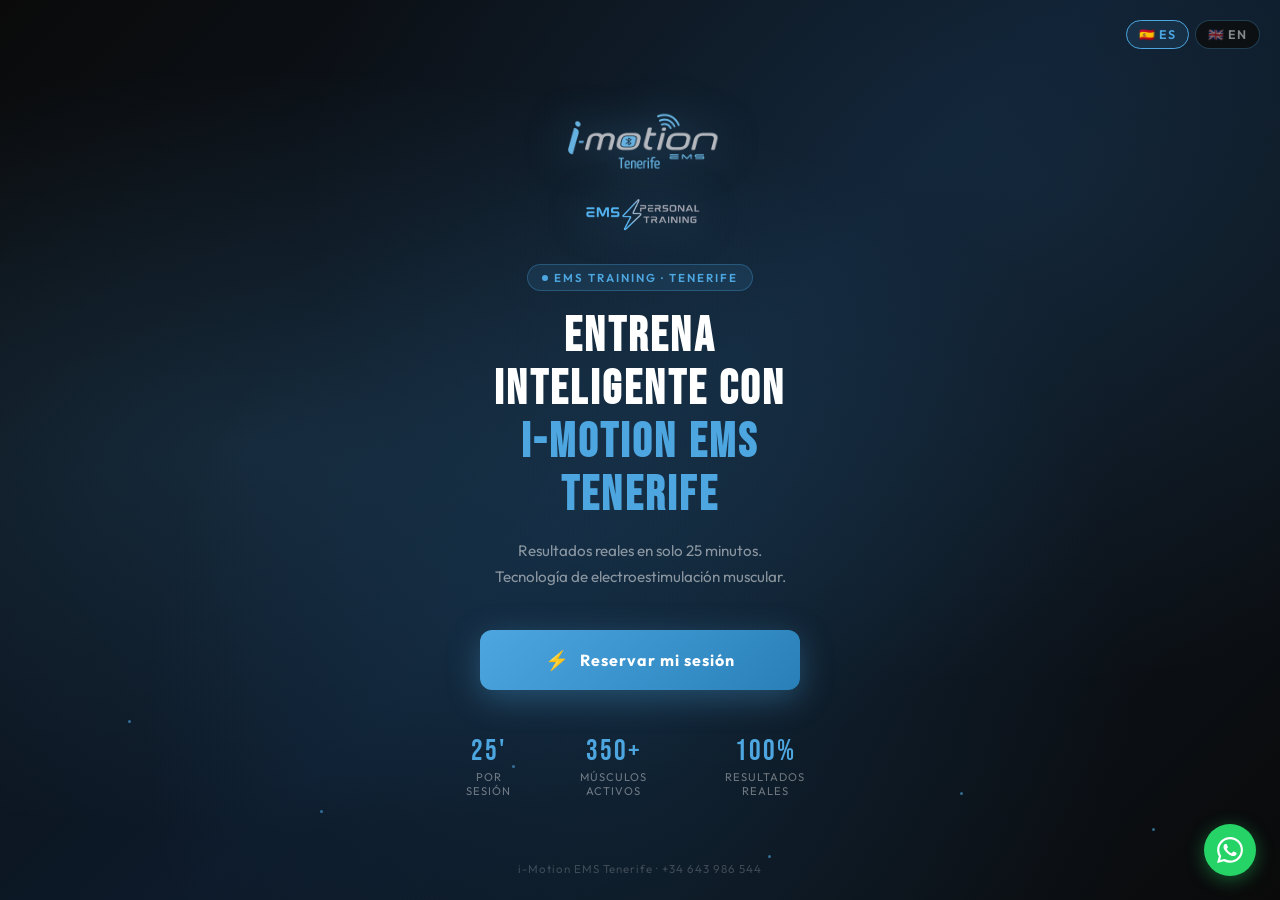
<file: app.html>
<!DOCTYPE html>
<html lang="es">
<head>
<meta charset="UTF-8">
<meta name="viewport" content="width=device-width, initial-scale=1.0, maximum-scale=1.0">
<meta name="theme-color" content="#0d0d0d">
<meta name="apple-mobile-web-app-capable" content="yes">
<meta name="apple-mobile-web-app-status-bar-style" content="black-translucent">
<meta name="apple-mobile-web-app-title" content="i-Motion EMS">
<title>i-Motion EMS Tenerife</title>
<link rel="manifest" href="manifest.json">
<link rel="apple-touch-icon" href="images/logo_i-motion_trans.png">
<link rel="preconnect" href="https://fonts.googleapis.com">
<link rel="preconnect" href="https://fonts.gstatic.com" crossorigin>
<link href="https://fonts.googleapis.com/css2?family=Bebas+Neue&family=Outfit:wght@300;400;500;600&display=swap" rel="stylesheet">
<style>
*{box-sizing:border-box;margin:0;padding:0;}
html,body{height:100%;font-family:'Outfit',sans-serif;}

.hero{position:relative;min-height:100vh;display:flex;flex-direction:column;align-items:center;justify-content:center;overflow:hidden;background:#0d0d0d;}

.hero-bg{position:absolute;inset:0;background:radial-gradient(ellipse at 20% 50%,rgba(77,166,224,0.15) 0%,transparent 60%),radial-gradient(ellipse at 80% 20%,rgba(77,166,224,0.1) 0%,transparent 50%),radial-gradient(ellipse at 50% 80%,rgba(41,128,185,0.12) 0%,transparent 55%),linear-gradient(135deg,#0a0a0a 0%,#0d1a2a 50%,#0a0a0a 100%);animation:bgPulse 6s ease-in-out infinite;}
@keyframes bgPulse{0%,100%{opacity:1;}50%{opacity:0.85;}}

.energy-lines{position:absolute;inset:0;overflow:hidden;pointer-events:none;}
.e-line{position:absolute;height:1px;background:linear-gradient(90deg,transparent,rgba(77,166,224,0.4),transparent);animation:scanLine 4s ease-in-out infinite;}
.e-line:nth-child(1){width:60%;top:25%;left:-60%;animation-delay:0s;}
.e-line:nth-child(2){width:40%;top:50%;left:-40%;animation-delay:1.5s;}
.e-line:nth-child(3){width:70%;top:75%;left:-70%;animation-delay:3s;}
@keyframes scanLine{0%{transform:translateX(0);}100%{transform:translateX(250%);}}

.particles{position:absolute;inset:0;pointer-events:none;}
.particle{position:absolute;width:3px;height:3px;border-radius:50%;background:rgba(77,166,224,0.6);animation:float linear infinite;}
.particle:nth-child(1){left:10%;animation-duration:8s;animation-delay:0s;top:80%;}
.particle:nth-child(2){left:25%;animation-duration:12s;animation-delay:2s;top:90%;}
.particle:nth-child(3){left:40%;animation-duration:9s;animation-delay:4s;top:85%;}
.particle:nth-child(4){left:60%;animation-duration:11s;animation-delay:1s;top:95%;}
.particle:nth-child(5){left:75%;animation-duration:7s;animation-delay:3s;top:88%;}
.particle:nth-child(6){left:90%;animation-duration:10s;animation-delay:5s;top:92%;}
@keyframes float{0%{transform:translateY(0) scale(1);opacity:0.6;}50%{opacity:1;transform:translateY(-40vh) scale(1.5);}100%{transform:translateY(-80vh) scale(0.5);opacity:0;}}

/* Selector de idioma */
.lang-switch{position:absolute;top:20px;right:20px;z-index:100;display:flex;gap:6px;}
.lang-btn{padding:6px 12px;border-radius:20px;border:1.5px solid rgba(77,166,224,0.3);background:rgba(13,13,13,0.8);color:rgba(255,255,255,0.5);font-family:'Outfit',sans-serif;font-size:0.78rem;font-weight:600;cursor:pointer;transition:all 0.3s;letter-spacing:1px;}
.lang-btn.active{border-color:#4da6e0;color:#4da6e0;background:rgba(77,166,224,0.1);}
.lang-btn:hover{border-color:#4da6e0;color:#4da6e0;}

.content{position:relative;z-index:10;display:flex;flex-direction:column;align-items:center;padding:40px 24px;text-align:center;max-width:420px;width:100%;}

.logo-wrap{margin-bottom:32px;animation:fadeDown 0.8s ease;}
.logo-wrap img{height:90px;filter:drop-shadow(0 0 20px rgba(77,166,224,0.5));}
@keyframes fadeDown{from{opacity:0;transform:translateY(-20px);}to{opacity:1;transform:translateY(0);}}

.badge{display:inline-flex;align-items:center;gap:6px;background:rgba(77,166,224,0.12);border:1px solid rgba(77,166,224,0.3);border-radius:20px;padding:5px 14px;font-size:0.72rem;font-weight:600;letter-spacing:2px;text-transform:uppercase;color:#4da6e0;margin-bottom:20px;animation:fadeUp 0.8s ease 0.2s both;}
.badge-dot{width:6px;height:6px;border-radius:50%;background:#4da6e0;animation:blink 1.5s ease-in-out infinite;}
@keyframes blink{0%,100%{opacity:1;}50%{opacity:0.3;}}

.headline{font-family:'Bebas Neue',sans-serif;font-size:3rem;letter-spacing:3px;line-height:1.1;color:#fff;margin-bottom:16px;animation:fadeUp 0.8s ease 0.4s both;}
.headline span{color:#4da6e0;display:block;}

.sub{font-size:0.95rem;color:rgba(255,255,255,0.5);line-height:1.7;margin-bottom:40px;animation:fadeUp 0.8s ease 0.6s both;}

@keyframes fadeUp{from{opacity:0;transform:translateY(20px);}to{opacity:1;transform:translateY(0);}}

.btn-reservar{display:flex;align-items:center;justify-content:center;gap:10px;width:100%;max-width:320px;padding:18px 32px;border-radius:12px;background:linear-gradient(135deg,#4da6e0,#2980b9);color:#fff;font-family:'Outfit',sans-serif;font-size:1rem;font-weight:700;letter-spacing:1px;text-decoration:none;border:none;cursor:pointer;transition:all 0.3s ease;box-shadow:0 8px 32px rgba(77,166,224,0.35);animation:fadeUp 0.8s ease 0.8s both;position:relative;overflow:hidden;}
.btn-reservar::before{content:'';position:absolute;inset:0;background:linear-gradient(135deg,rgba(255,255,255,0.15),transparent);opacity:0;transition:opacity 0.3s;}
.btn-reservar:hover{transform:translateY(-3px);box-shadow:0 12px 40px rgba(77,166,224,0.5);}
.btn-reservar:hover::before{opacity:1;}
.btn-icon{font-size:1.2rem;}

.stats{display:flex;gap:32px;margin-top:48px;animation:fadeUp 0.8s ease 1s both;}
.stat{text-align:center;}
.stat-num{font-family:'Bebas Neue',sans-serif;font-size:1.8rem;letter-spacing:2px;color:#4da6e0;line-height:1;}
.stat-label{font-size:0.7rem;color:rgba(255,255,255,0.4);letter-spacing:1px;text-transform:uppercase;margin-top:3px;}

.footer-note{position:absolute;bottom:24px;left:0;right:0;text-align:center;font-size:0.72rem;color:rgba(255,255,255,0.2);letter-spacing:1px;}

.install-banner{display:none;position:fixed;bottom:0;left:0;right:0;z-index:9999;background:rgba(20,20,20,0.98);backdrop-filter:blur(12px);border-top:1px solid rgba(77,166,224,0.2);padding:16px 20px;align-items:center;justify-content:space-between;gap:12px;animation:slideUp 0.4s ease;}
@keyframes slideUp{from{transform:translateY(100%);}to{transform:translateY(0);}}
.install-banner.show{display:flex;}
.install-info{display:flex;align-items:center;gap:12px;}
.install-info img{width:44px;height:44px;border-radius:10px;}
.install-text strong{display:block;font-size:0.9rem;color:#fff;}
.install-text span{font-size:0.75rem;color:rgba(255,255,255,0.4);}
.install-btns{display:flex;gap:8px;flex-shrink:0;}
.install-yes{background:linear-gradient(135deg,#4da6e0,#2980b9);color:#fff;border:none;padding:9px 18px;border-radius:8px;font-family:'Outfit',sans-serif;font-size:0.82rem;font-weight:600;cursor:pointer;}
.install-no{background:transparent;color:rgba(255,255,255,0.3);border:none;padding:9px;cursor:pointer;font-size:1rem;}

.wa-btn{position:fixed;bottom:24px;right:24px;z-index:9998;width:52px;height:52px;background:#25D366;border-radius:50%;display:flex;align-items:center;justify-content:center;box-shadow:0 4px 18px rgba(37,211,102,0.4);transition:transform 0.3s;text-decoration:none;}
.wa-btn:hover{transform:scale(1.1);}
.wa-btn svg{width:26px;height:26px;fill:#fff;}
</style>
</head>
<body>

<div class="hero">
  <div class="hero-bg"></div>
  <div class="energy-lines">
    <div class="e-line"></div>
    <div class="e-line"></div>
    <div class="e-line"></div>
  </div>
  <div class="particles">
    <div class="particle"></div>
    <div class="particle"></div>
    <div class="particle"></div>
    <div class="particle"></div>
    <div class="particle"></div>
    <div class="particle"></div>
  </div>

  <!-- Selector idioma -->
  <div class="lang-switch">
    <button class="lang-btn active" onclick="setLang('es')">🇪🇸 ES</button>
    <button class="lang-btn" onclick="setLang('en')">🇬🇧 EN</button>
  </div>

  <div class="content">
    <div class="logo-wrap">
      <img src="images/logo_i-motion_trasparente.png" alt="i-Motion EMS Tenerife" style="height:70px;display:block;margin:0 auto 10px;">
      <img src="images/logo_ems_trasparente.png" alt="EMS Personal Training" style="height:50px;display:block;margin:0 auto;">
    </div>

    <div class="badge">
      <div class="badge-dot"></div>
      <span id="badge-text">EMS Training · Tenerife</span>
    </div>

    <h1 class="headline" id="headline">
      Entrena inteligente con
      <span>i-Motion EMS Tenerife</span>
    </h1>

    <p class="sub" id="sub-text">Resultados reales en solo 25 minutos.<br>Tecnología de electroestimulación muscular.</p>

    <a href="reservas.html" class="btn-reservar" id="btn-reservar">
      <span class="btn-icon">⚡</span>
      <span id="btn-text">Reservar mi sesión</span>
    </a>

    <div class="stats">
      <div class="stat">
        <div class="stat-num">25'</div>
        <div class="stat-label" id="stat1">Por sesión</div>
      </div>
      <div class="stat">
        <div class="stat-num">350+</div>
        <div class="stat-label" id="stat2">Músculos activos</div>
      </div>
      <div class="stat">
        <div class="stat-num">100%</div>
        <div class="stat-label" id="stat3">Resultados reales</div>
      </div>
    </div>
  </div>

  <div class="footer-note">i-Motion EMS Tenerife · +34 643 986 544</div>
</div>

<div class="install-banner" id="installBanner">
  <div class="install-info">
    <img src="images/logo_i-motion_trans.png" alt="i-Motion">
    <div class="install-text">
      <strong>i-Motion EMS Tenerife</strong>
      <span id="install-text">Instala la app gratis en tu móvil</span>
    </div>
  </div>
  <div class="install-btns">
    <button class="install-yes" onclick="installPWA()" id="install-btn">Instalar</button>
    <button class="install-no" onclick="document.getElementById('installBanner').classList.remove('show')">✕</button>
  </div>
</div>

<a href="https://wa.me/34643986544?text=Hola%2C%20quiero%20reservar%20una%20sesi%C3%B3n" class="wa-btn" target="_blank">
  <svg viewBox="0 0 24 24"><path d="M17.472 14.382c-.297-.149-1.758-.867-2.03-.967-.273-.099-.471-.148-.67.15-.197.297-.767.966-.94 1.164-.173.199-.347.223-.644.075-.297-.15-1.255-.463-2.39-1.475-.883-.788-1.48-1.761-1.653-2.059-.173-.297-.018-.458.13-.606.134-.133.298-.347.446-.52.149-.174.198-.298.298-.497.099-.198.05-.371-.025-.52-.075-.149-.669-1.612-.916-2.207-.242-.579-.487-.5-.669-.51-.173-.008-.371-.01-.57-.01-.198 0-.52.074-.792.372-.272.297-1.04 1.016-1.04 2.479 0 1.462 1.065 2.875 1.213 3.074.149.198 2.096 3.2 5.077 4.487.709.306 1.262.489 1.694.625.712.227 1.36.195 1.871.118.571-.085 1.758-.719 2.006-1.413.248-.694.248-1.289.173-1.413-.074-.124-.272-.198-.57-.347m-5.421 7.403h-.004a9.87 9.87 0 01-5.031-1.378l-.361-.214-3.741.982.998-3.648-.235-.374a9.86 9.86 0 01-1.51-5.26c.001-5.45 4.436-9.884 9.888-9.884 2.64 0 5.122 1.03 6.988 2.898a9.825 9.825 0 012.893 6.994c-.003 5.45-4.437 9.884-9.885 9.884m8.413-18.297A11.815 11.815 0 0012.05 0C5.495 0 .16 5.335.157 11.892c0 2.096.547 4.142 1.588 5.945L.057 24l6.305-1.654a11.882 11.882 0 005.683 1.448h.005c6.554 0 11.89-5.335 11.893-11.893a11.821 11.821 0 00-3.48-8.413z"/></svg>
</a>

<script>
const translations = {
  es: {
    badge: 'EMS Training · Tenerife',
    headline: 'Entrena inteligente con<br><span style="color:#4da6e0">i-Motion EMS Tenerife</span>',
    sub: 'Resultados reales en solo 25 minutos.<br>Tecnología de electroestimulación muscular.',
    btn: 'Reservar mi sesión',
    stat1: 'Por sesión',
    stat2: 'Músculos activos',
    stat3: 'Resultados reales',
    install: 'Instala la app gratis en tu móvil',
    installBtn: 'Instalar',
    wa: 'Hola%2C%20quiero%20reservar%20una%20sesi%C3%B3n'
  },
  en: {
    badge: 'EMS Training · Tenerife',
    headline: 'Train smarter with<br><span style="color:#4da6e0">i-Motion EMS Tenerife</span>',
    sub: 'Real results in just 25 minutes.<br>Electric muscle stimulation technology.',
    btn: 'Book my session',
    stat1: 'Per session',
    stat2: 'Active muscles',
    stat3: 'Real results',
    install: 'Install the app free on your phone',
    installBtn: 'Install',
    wa: 'Hello%2C%20I%20would%20like%20to%20book%20a%20session'
  }
};

function setLang(lang) {
  const t = translations[lang];
  document.getElementById('badge-text').textContent = t.badge;
  document.getElementById('headline').innerHTML = t.headline;
  document.getElementById('sub-text').innerHTML = t.sub;
  document.getElementById('btn-text').textContent = t.btn;
  document.getElementById('stat1').textContent = t.stat1;
  document.getElementById('stat2').textContent = t.stat2;
  document.getElementById('stat3').textContent = t.stat3;
  document.getElementById('install-text').textContent = t.install;
  document.getElementById('install-btn').textContent = t.installBtn;
  document.querySelector('.wa-btn').href = `https://wa.me/34643986544?text=${t.wa}`;
  document.querySelectorAll('.lang-btn').forEach(b => b.classList.remove('active'));
  event.target.classList.add('active');
  document.documentElement.lang = lang;
}

let deferredPrompt;
window.addEventListener('beforeinstallprompt', e => {
  e.preventDefault();
  deferredPrompt = e;
  document.getElementById('installBanner').classList.add('show');
});
function installPWA() {
  if (deferredPrompt) {
    deferredPrompt.prompt();
    deferredPrompt.userChoice.then(() => {
      deferredPrompt = null;
      document.getElementById('installBanner').classList.remove('show');
    });
  }
}
if ('serviceWorker' in navigator) {
  window.addEventListener('load', () => navigator.serviceWorker.register('/sw.js').catch(() => {}));
}
</script>
</body>
</html>
</file>
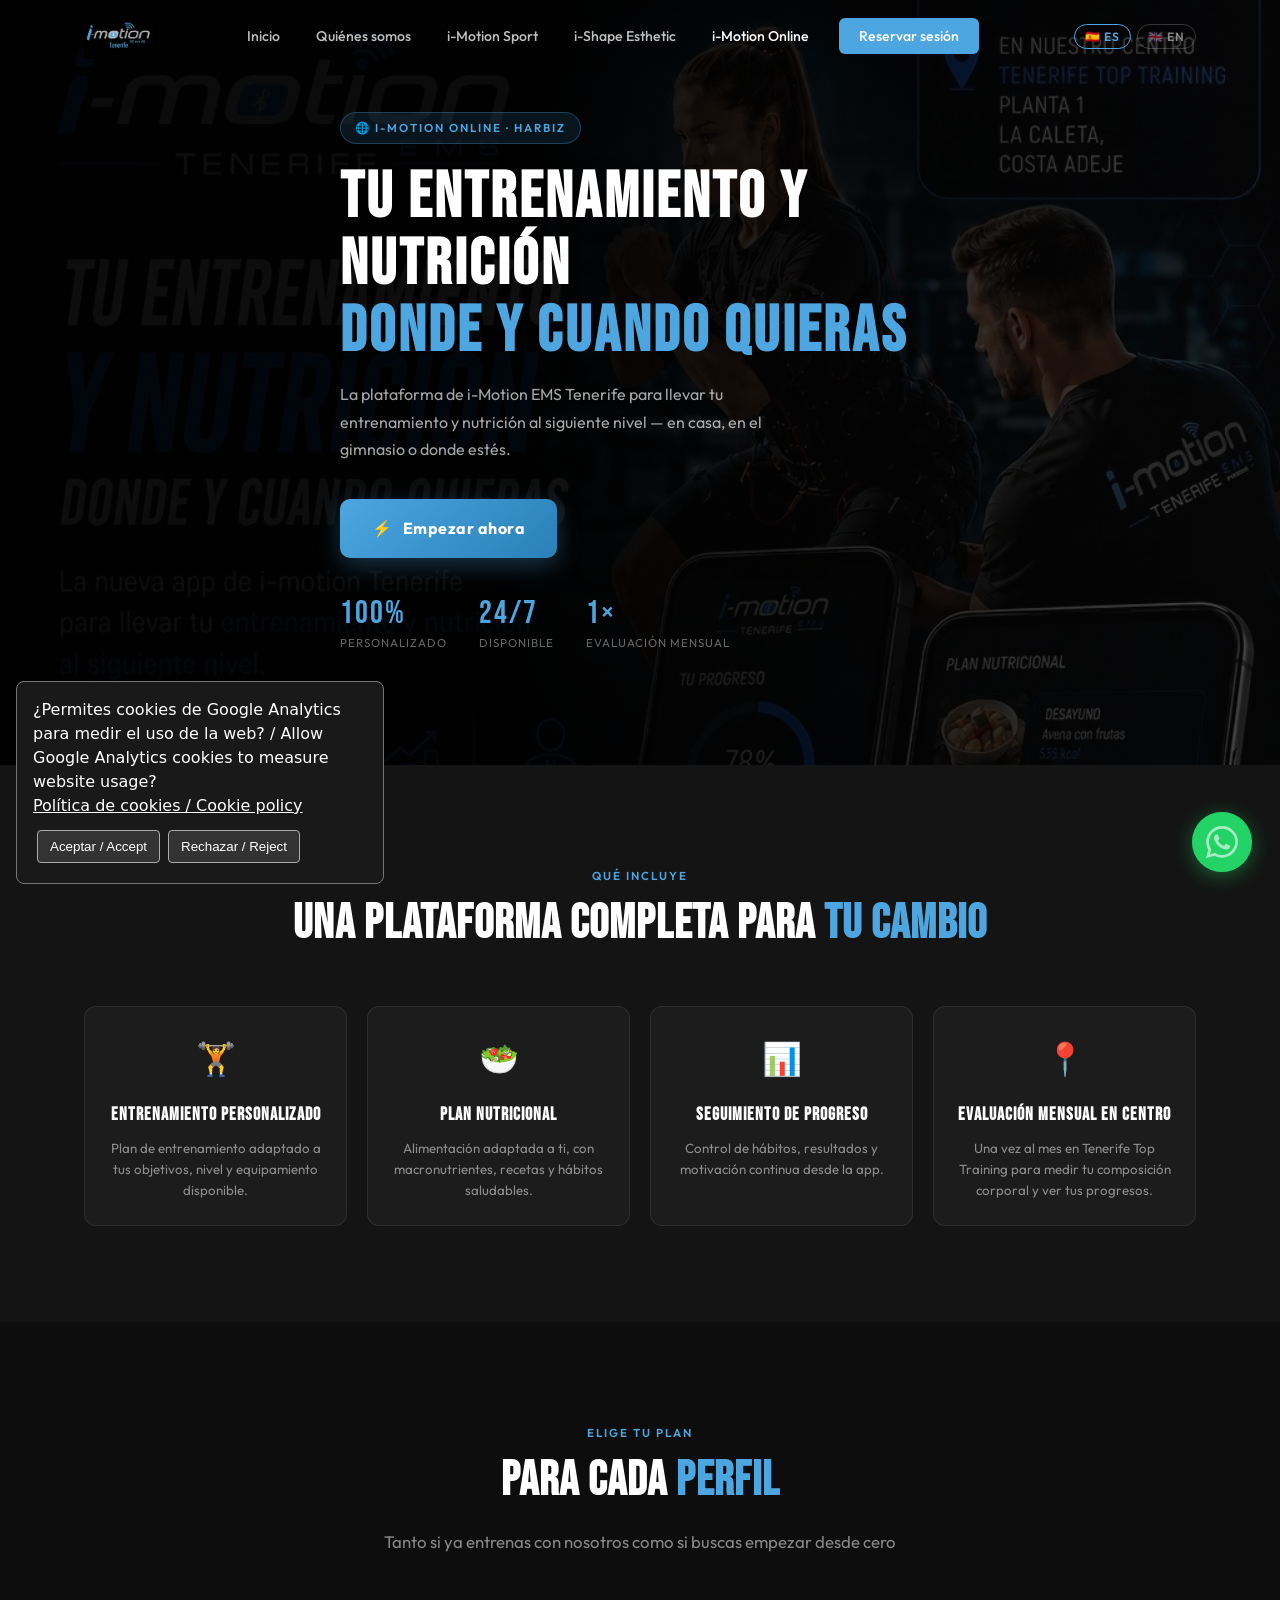
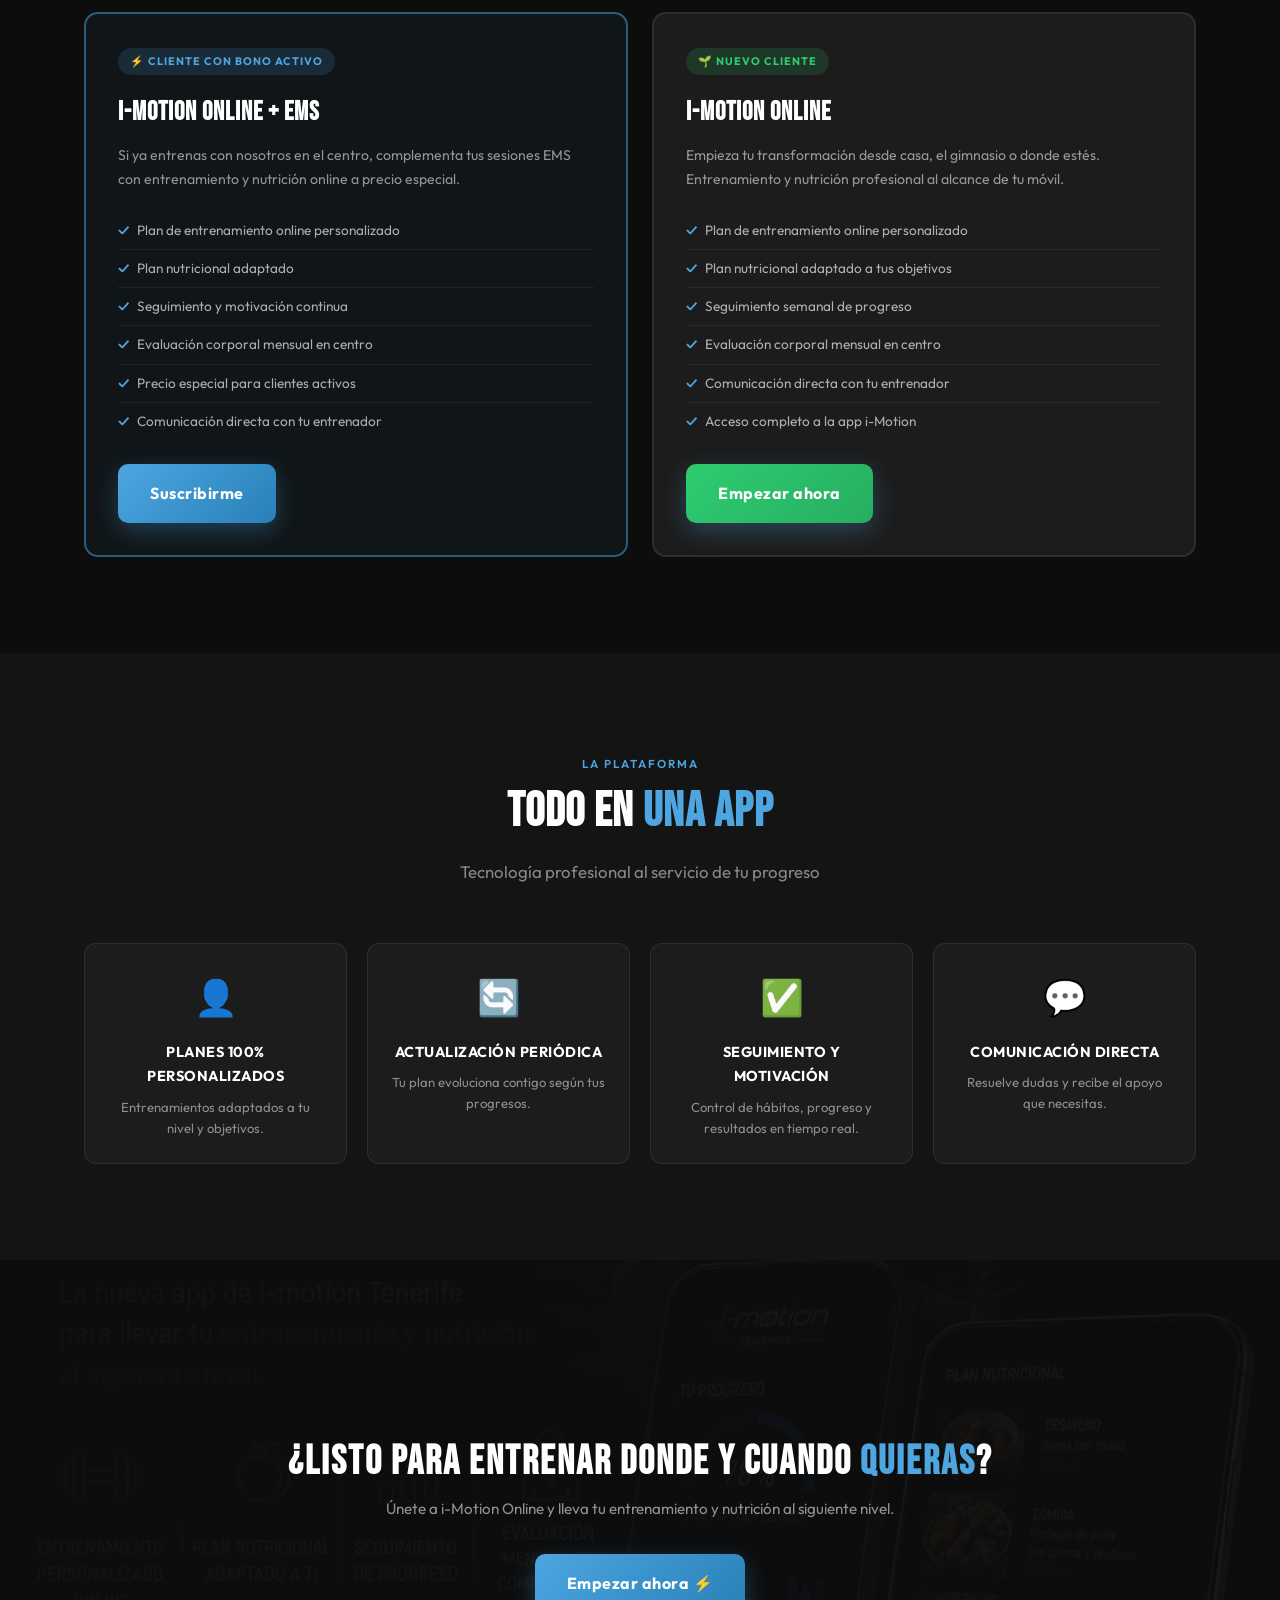
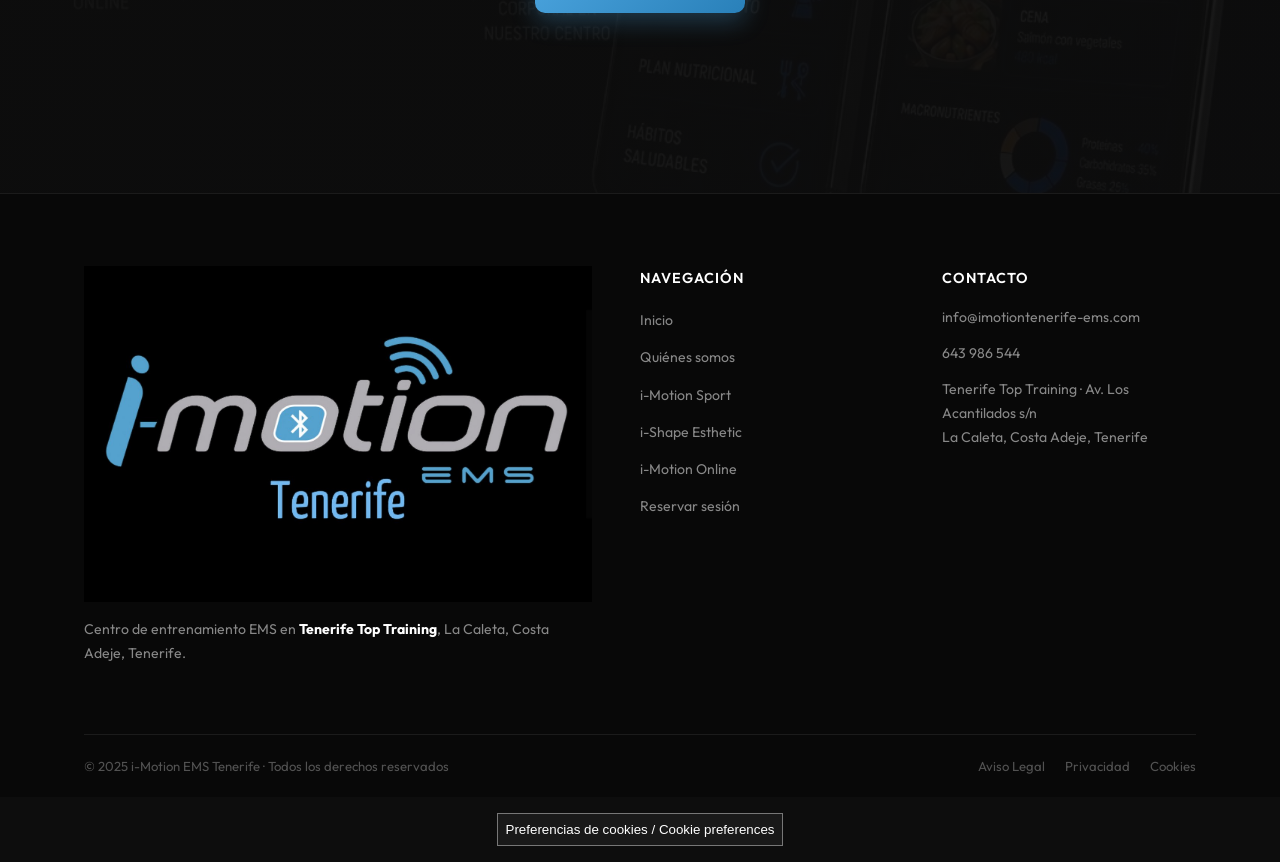
<file: aviso-legal.html>
<!DOCTYPE html>
<html lang="es">
<head>
<meta charset="UTF-8">
<meta name="viewport" content="width=device-width, initial-scale=1.0">
<title>i-Motion Online | Entrenamiento y Nutrición Online | i-Motion EMS Tenerife</title>
<meta name="description" content="Entrenamiento personalizado y plan nutricional online con i-Motion EMS Tenerife. Donde y cuando quieras, con seguimiento profesional y evaluación mensual en centro.">
<link rel="preconnect" href="https://fonts.googleapis.com">
<link rel="preconnect" href="https://fonts.gstatic.com" crossorigin>
<link href="https://fonts.googleapis.com/css2?family=Bebas+Neue&family=Outfit:wght@300;400;500;600&display=swap" rel="stylesheet">
<link rel="stylesheet" href="css/style.css">
<link rel="canonical" href="https://imotiontenerife-ems.com/imotion-online.html">
<style>
.lang-switch{display:flex;align-items:center;gap:6px;margin-left:16px;}
.lang-btn{padding:4px 10px;border-radius:16px;border:1.5px solid rgba(255,255,255,0.2);background:transparent;color:rgba(255,255,255,0.5);font-family:'Outfit',sans-serif;font-size:0.75rem;font-weight:600;cursor:pointer;transition:all 0.3s;letter-spacing:1px;}
.lang-btn.active{border-color:var(--accent);color:var(--accent);}
.lang-btn:hover{border-color:var(--accent);color:var(--accent);}

/* Hero con imagen */
.online-hero{position:relative;min-height:85vh;display:flex;align-items:center;overflow:hidden;background:#0a0a0a;}
.online-hero-img{position:absolute;inset:0;width:100%;height:100%;object-fit:cover;object-position:center top;opacity:0.35;}
.online-hero-overlay{position:absolute;inset:0;background:linear-gradient(90deg,rgba(0,0,0,0.85) 40%,rgba(0,0,0,0.2) 100%);}
.online-hero-content{position:relative;z-index:2;max-width:600px;padding:40px 0;}
.online-hero-tag{display:inline-flex;align-items:center;gap:6px;background:rgba(77,166,224,0.12);border:1px solid rgba(77,166,224,0.3);border-radius:20px;padding:5px 14px;font-size:0.72rem;font-weight:600;letter-spacing:2px;text-transform:uppercase;color:#4da6e0;margin-bottom:20px;}
.online-hero-title{font-family:'Bebas Neue',sans-serif;font-size:4rem;letter-spacing:3px;line-height:1.05;color:#fff;margin-bottom:16px;}
.online-hero-title span{color:#4da6e0;}
.online-hero-sub{font-size:1rem;color:rgba(255,255,255,0.65);line-height:1.7;margin-bottom:36px;max-width:480px;}
.btn-harbiz{display:inline-flex;align-items:center;gap:10px;padding:16px 32px;border-radius:10px;background:linear-gradient(135deg,#4da6e0,#2980b9);color:#fff;font-family:'Outfit',sans-serif;font-size:1rem;font-weight:700;letter-spacing:0.5px;text-decoration:none;transition:all 0.3s;box-shadow:0 8px 24px rgba(77,166,224,0.3);}
.btn-harbiz:hover{transform:translateY(-3px);box-shadow:0 12px 32px rgba(77,166,224,0.5);}

/* Stats hero */
.online-stats{display:flex;gap:32px;margin-top:40px;flex-wrap:wrap;}
.online-stat{text-align:left;}
.online-stat-num{font-family:'Bebas Neue',sans-serif;font-size:2rem;letter-spacing:2px;color:#4da6e0;line-height:1;}
.online-stat-label{font-size:0.72rem;color:rgba(255,255,255,0.4);letter-spacing:1px;text-transform:uppercase;margin-top:3px;}

/* Features grid */
.features-grid{display:grid;grid-template-columns:repeat(4,1fr);gap:20px;margin-top:40px;}
.feature-card{background:#1c1c1c;border-radius:12px;border:1px solid rgba(255,255,255,0.08);padding:24px;text-align:center;transition:0.3s;}
.feature-card:hover{border-color:rgba(77,166,224,0.4);transform:translateY(-4px);}
.feature-icon{font-size:2rem;margin-bottom:14px;}
.feature-card h4{font-family:'Bebas Neue',sans-serif;font-size:1.1rem;letter-spacing:1px;color:#fff;margin-bottom:8px;}
.feature-card p{font-size:0.83rem;color:rgba(255,255,255,0.5);line-height:1.6;}

/* Bonos cards */
.bonos-grid{display:grid;grid-template-columns:1fr 1fr;gap:24px;margin-top:40px;}
.bono-card{background:#1c1c1c;border-radius:14px;border:2px solid rgba(255,255,255,0.08);padding:32px;position:relative;transition:0.3s;}
.bono-card.featured{border-color:rgba(77,166,224,0.5);background:rgba(77,166,224,0.05);}
.bono-badge{display:inline-block;font-size:0.68rem;font-weight:700;letter-spacing:1px;text-transform:uppercase;padding:4px 12px;border-radius:20px;margin-bottom:16px;}
.badge-activo{background:rgba(77,166,224,0.15);color:#4da6e0;}
.badge-nuevo{background:rgba(46,204,113,0.15);color:#2ecc71;}
.bono-card h3{font-family:'Bebas Neue',sans-serif;font-size:1.6rem;letter-spacing:1px;color:#fff;margin-bottom:10px;}
.bono-card p{font-size:0.88rem;color:rgba(255,255,255,0.55);line-height:1.7;margin-bottom:20px;}
.bono-list{list-style:none;padding:0;margin:0 0 24px;}
.bono-list li{font-size:0.85rem;color:rgba(255,255,255,0.65);padding:7px 0;border-bottom:1px solid rgba(255,255,255,0.06);display:flex;align-items:center;gap:8px;}
.bono-list li:last-child{border-bottom:none;}
.bono-list li::before{content:'✓';color:#4da6e0;font-weight:700;flex-shrink:0;}
.bono-card.featured .bono-list li::before{color:#4da6e0;}

/* Plataforma */
.platform-grid{display:grid;grid-template-columns:repeat(4,1fr);gap:20px;margin-top:40px;}
.platform-card{background:#1c1c1c;border-radius:12px;border:1px solid rgba(255,255,255,0.08);padding:24px;text-align:center;}
.platform-icon{font-size:2.2rem;margin-bottom:12px;}
.platform-card h4{font-size:0.9rem;font-weight:700;color:#fff;margin-bottom:8px;text-transform:uppercase;letter-spacing:0.5px;}
.platform-card p{font-size:0.82rem;color:rgba(255,255,255,0.5);line-height:1.6;}

/* CTA */
.online-cta{text-align:center;padding:60px 0;}
.online-cta h2{font-family:'Bebas Neue',sans-serif;font-size:2.5rem;letter-spacing:2px;color:#fff;margin-bottom:12px;}
.online-cta p{color:rgba(255,255,255,0.55);margin-bottom:32px;font-size:0.95rem;}

@media(max-width:900px){
  .features-grid,.platform-grid{grid-template-columns:1fr 1fr;}
  .bonos-grid{grid-template-columns:1fr;}
  .online-hero-title{font-size:2.8rem;}
}
@media(max-width:580px){
  .features-grid,.platform-grid{grid-template-columns:1fr;}
  .online-hero-title{font-size:2.2rem;}
  .online-stats{gap:20px;}
}
</style>
</head>
<body>

<nav class="navbar scrolled" id="navbar">
  <div class="nav-container">
    <a href="index.html" class="nav-logo"><img src="images/logo_i-motion_trans.png" alt="i-Motion EMS Tenerife" height="50"></a>
    <button class="nav-toggle" id="navToggle" aria-label="Menú"><span></span><span></span><span></span></button>
    <ul class="nav-links" id="navLinks">
      <li><a href="index.html" data-i18n="nav_inicio">Inicio</a></li>
      <li><a href="quienes-somos.html" data-i18n="nav_quienes">Quiénes somos</a></li>
      <li><a href="imotion-sport.html" data-i18n="nav_sport">i-Motion Sport</a></li>
      <li><a href="ishape-esthetic.html" data-i18n="nav_esthetic">i-Shape Esthetic</a></li>
      <li><a href="imotion-online.html" class="active" data-i18n="nav_online">i-Motion Online</a></li>
      <li><a href="contacto.html" class="nav-cta" data-i18n="nav_reservar">Reservar sesión</a></li>
    </ul>
    <div class="lang-switch">
      <button class="lang-btn active" data-lang="es" onclick="applyLang('es')">🇪🇸 ES</button>
      <button class="lang-btn" data-lang="en" onclick="applyLang('en')">🇬🇧 EN</button>
    </div>
  </div>
</nav>

<!-- HERO -->
<section class="online-hero">
  <img src="images/harbiz-promo.jpg.jpeg" alt="i-Motion Online" class="online-hero-img">
  <div class="online-hero-overlay"></div>
  <div class="container">
    <div class="online-hero-content">
      <div class="online-hero-tag">🌐 i-Motion Online · Harbiz</div>
      <h1 class="online-hero-title" data-i18n="on_hero_title">Tu entrenamiento y nutrición<br><span>donde y cuando quieras</span></h1>
      <p class="online-hero-sub" data-i18n="on_hero_sub">La plataforma de i-Motion EMS Tenerife para llevar tu entrenamiento y nutrición al siguiente nivel — en casa, en el gimnasio o donde estés.</p>
      <a href="https://app.harbiz.io/checkout-form/imotionemstene?lang=es&product=invitation" target="_blank" class="btn-harbiz">
        <span>⚡</span>
        <span data-i18n="on_hero_btn">Empezar ahora</span>
      </a>
      <div class="online-stats">
        <div class="online-stat"><div class="online-stat-num">100%</div><div class="online-stat-label" data-i18n="on_stat1">Personalizado</div></div>
        <div class="online-stat"><div class="online-stat-num">24/7</div><div class="online-stat-label" data-i18n="on_stat2">Disponible</div></div>
        <div class="online-stat"><div class="online-stat-num">1×</div><div class="online-stat-label" data-i18n="on_stat3">Evaluación mensual</div></div>
      </div>
    </div>
  </div>
</section>

<!-- QUÉ INCLUYE -->
<section class="section dark-section">
  <div class="container">
    <div class="section-header center reveal">
      <span class="tag" data-i18n="on_feat_tag">Qué incluye</span>
      <h2 data-i18n="on_feat_title">Una plataforma completa para <span class="accent">tu cambio</span></h2>
    </div>
    <div class="features-grid reveal">
      <div class="feature-card">
        <div class="feature-icon">🏋️</div>
        <h4 data-i18n="on_f1t">Entrenamiento personalizado</h4>
        <p data-i18n="on_f1p">Plan de entrenamiento adaptado a tus objetivos, nivel y equipamiento disponible.</p>
      </div>
      <div class="feature-card">
        <div class="feature-icon">🥗</div>
        <h4 data-i18n="on_f2t">Plan nutricional</h4>
        <p data-i18n="on_f2p">Alimentación adaptada a ti, con macronutrientes, recetas y hábitos saludables.</p>
      </div>
      <div class="feature-card">
        <div class="feature-icon">📊</div>
        <h4 data-i18n="on_f3t">Seguimiento de progreso</h4>
        <p data-i18n="on_f3p">Control de hábitos, resultados y motivación continua desde la app.</p>
      </div>
      <div class="feature-card">
        <div class="feature-icon">📍</div>
        <h4 data-i18n="on_f4t">Evaluación mensual en centro</h4>
        <p data-i18n="on_f4p">Una vez al mes en Tenerife Top Training para medir tu composición corporal y ver tus progresos.</p>
      </div>
    </div>
  </div>
</section>

<!-- BONOS -->
<section class="section">
  <div class="container">
    <div class="section-header center reveal">
      <span class="tag" data-i18n="on_bonos_tag">Elige tu plan</span>
      <h2 data-i18n="on_bonos_title">Para cada <span class="accent">perfil</span></h2>
      <p data-i18n="on_bonos_sub">Tanto si ya entrenas con nosotros como si buscas empezar desde cero</p>
    </div>
    <div class="bonos-grid reveal">

      <div class="bono-card featured">
        <span class="bono-badge badge-activo" data-i18n="on_b1_badge">⚡ Cliente con bono activo</span>
        <h3 data-i18n="on_b1_title">i-Motion Online<br>+ EMS</h3>
        <p data-i18n="on_b1_desc">Si ya entrenas con nosotros en el centro, complementa tus sesiones EMS con entrenamiento y nutrición online a precio especial.</p>
        <ul class="bono-list">
          <li data-i18n="on_b1_l1">Plan de entrenamiento online personalizado</li>
          <li data-i18n="on_b1_l2">Plan nutricional adaptado</li>
          <li data-i18n="on_b1_l3">Seguimiento y motivación continua</li>
          <li data-i18n="on_b1_l4">Evaluación corporal mensual en centro</li>
          <li data-i18n="on_b1_l5">Precio especial para clientes activos</li>
          <li data-i18n="on_b1_l6">Comunicación directa con tu entrenador</li>
        </ul>
        <a href="https://app.harbiz.io/checkout-form/imotionemstene?lang=es&product=invitation" target="_blank" class="btn-harbiz" data-i18n="on_btn_subs">Suscribirme</a>
      </div>

      <div class="bono-card">
        <span class="bono-badge badge-nuevo" data-i18n="on_b2_badge">🌱 Nuevo cliente</span>
        <h3 data-i18n="on_b2_title">i-Motion Online</h3>
        <p data-i18n="on_b2_desc">Empieza tu transformación desde casa, el gimnasio o donde estés. Entrenamiento y nutrición profesional al alcance de tu móvil.</p>
        <ul class="bono-list">
          <li data-i18n="on_b2_l1">Plan de entrenamiento online personalizado</li>
          <li data-i18n="on_b2_l2">Plan nutricional adaptado a tus objetivos</li>
          <li data-i18n="on_b2_l3">Seguimiento semanal de progreso</li>
          <li data-i18n="on_b2_l4">Evaluación corporal mensual en centro</li>
          <li data-i18n="on_b2_l5">Comunicación directa con tu entrenador</li>
          <li data-i18n="on_b2_l6">Acceso completo a la app i-Motion</li>
        </ul>
        <a href="https://app.harbiz.io/checkout-form/imotionemstene?lang=es&product=invitation" target="_blank" class="btn-harbiz" style="background:linear-gradient(135deg,#2ecc71,#27ae60);" data-i18n="on_btn_subs2">Empezar ahora</a>
      </div>

    </div>
  </div>
</section>

<!-- PLATAFORMA -->
<section class="section dark-section">
  <div class="container">
    <div class="section-header center reveal">
      <span class="tag" data-i18n="on_plat_tag">La plataforma</span>
      <h2 data-i18n="on_plat_title">Todo en <span class="accent">una app</span></h2>
      <p data-i18n="on_plat_sub">Tecnología profesional al servicio de tu progreso</p>
    </div>
    <div class="platform-grid reveal">
      <div class="platform-card">
        <div class="platform-icon">👤</div>
        <h4 data-i18n="on_p1t">Planes 100% personalizados</h4>
        <p data-i18n="on_p1p">Entrenamientos adaptados a tu nivel y objetivos.</p>
      </div>
      <div class="platform-card">
        <div class="platform-icon">🔄</div>
        <h4 data-i18n="on_p2t">Actualización periódica</h4>
        <p data-i18n="on_p2p">Tu plan evoluciona contigo según tus progresos.</p>
      </div>
      <div class="platform-card">
        <div class="platform-icon">✅</div>
        <h4 data-i18n="on_p3t">Seguimiento y motivación</h4>
        <p data-i18n="on_p3p">Control de hábitos, progreso y resultados en tiempo real.</p>
      </div>
      <div class="platform-card">
        <div class="platform-icon">💬</div>
        <h4 data-i18n="on_p4t">Comunicación directa</h4>
        <p data-i18n="on_p4p">Resuelve dudas y recibe el apoyo que necesitas.</p>
      </div>
    </div>
  </div>
</section>

<!-- CTA FINAL -->
<section class="cta-section">
  <div class="cta-bg"><img src="images/harbiz-promo.jpg.jpeg" alt="" class="cta-bg-img"><div class="cta-overlay"></div></div>
  <div class="container">
    <div class="cta-content reveal online-cta">
      <h2 data-i18n="on_cta_title">¿Listo para entrenar donde y cuando <span class="accent">quieras</span>?</h2>
      <p data-i18n="on_cta_sub">Únete a i-Motion Online y lleva tu entrenamiento y nutrición al siguiente nivel.</p>
      <a href="https://app.harbiz.io/checkout-form/imotionemstene?lang=es&product=invitation" target="_blank" class="btn-harbiz" data-i18n="on_cta_btn">Empezar ahora ⚡</a>
    </div>
  </div>
</section>

<footer class="footer">
  <div class="container">
    <div class="footer-grid">
      <div class="footer-brand"><img src="images/logo_i-motion_trans.png" alt="i-Motion EMS Tenerife" height="55"><p>Centro de entrenamiento EMS en <strong style="color:#fff;">Tenerife Top Training</strong>, La Caleta, Costa Adeje, Tenerife.</p></div>
      <div class="footer-col">
        <h4 data-i18n="foot_nav">Navegación</h4>
        <ul>
          <li><a href="index.html" data-i18n="nav_inicio">Inicio</a></li>
          <li><a href="quienes-somos.html" data-i18n="nav_quienes">Quiénes somos</a></li>
          <li><a href="imotion-sport.html" data-i18n="nav_sport">i-Motion Sport</a></li>
          <li><a href="ishape-esthetic.html" data-i18n="nav_esthetic">i-Shape Esthetic</a></li>
          <li><a href="imotion-online.html" data-i18n="nav_online">i-Motion Online</a></li>
          <li><a href="contacto.html" data-i18n="nav_reservar">Reservar sesión</a></li>
        </ul>
      </div>
      <div class="footer-col">
        <h4 data-i18n="foot_contact">Contacto</h4>
        <ul class="contact-list">
          <li><a href="mailto:info@imotiontenerife-ems.com">info@imotiontenerife-ems.com</a></li>
          <li><a href="tel:643986544">643 986 544</a></li>
          <li>Tenerife Top Training · Av. Los Acantilados s/n<br>La Caleta, Costa Adeje, Tenerife</li>
        </ul>
      </div>
    </div>
    <div class="footer-bottom">
      <p data-i18n="foot_rights">© 2025 i-Motion EMS Tenerife · Todos los derechos reservados</p>
      <div class="footer-legal">
        <a href="aviso-legal.html" data-i18n="foot_legal">Aviso Legal</a>
        <a href="politica-privacidad.html" data-i18n="foot_privacy">Privacidad</a>
        <a href="politica-cookies.html" data-i18n="foot_cookies">Cookies</a>
      </div>
    </div>
  </div>
</footer>

<a href="https://wa.me/34643986544?text=Hola%2C%20me%20gustaria%20reservar%20una%20sesion%20de%20prueba%20gratuita" class="whatsapp-btn" target="_blank" rel="noopener" aria-label="WhatsApp"><div class="whatsapp-pulse"></div><svg viewBox="0 0 24 24" fill="white"><path d="M17.472 14.382c-.297-.149-1.758-.867-2.03-.967-.273-.099-.471-.148-.67.15-.197.297-.767.966-.94 1.164-.173.199-.347.223-.644.075-.297-.15-1.255-.463-2.39-1.475-.883-.788-1.48-1.761-1.653-2.059-.173-.297-.018-.458.13-.606.134-.133.298-.347.446-.52.149-.174.198-.298.298-.497.099-.198.05-.371-.025-.52-.075-.149-.669-1.612-.916-2.207-.242-.579-.487-.5-.669-.51-.173-.008-.371-.01-.57-.01-.198 0-.52.074-.792.372-.272.297-1.04 1.016-1.04 2.479 0 1.462 1.065 2.875 1.213 3.074.149.198 2.096 3.2 5.077 4.487.709.306 1.262.489 1.694.625.712.227 1.36.195 1.871.118.571-.085 1.758-.719 2.006-1.413.248-.694.248-1.289.173-1.413-.074-.124-.272-.198-.57-.347m-5.421 7.403h-.004a9.87 9.87 0 01-5.031-1.378l-.361-.214-3.741.982.998-3.648-.235-.374a9.86 9.86 0 01-1.51-5.26c.001-5.45 4.436-9.884 9.888-9.884 2.64 0 5.122 1.03 6.988 2.898a9.825 9.825 0 012.893 6.994c-.003 5.45-4.437 9.884-9.885 9.884m8.413-18.297A11.815 11.815 0 0012.05 0C5.495 0 .16 5.335.157 11.892c0 2.096.547 4.142 1.588 5.945L.057 24l6.305-1.654a11.882 11.882 0 005.683 1.448h.005c6.554 0 11.89-5.335 11.893-11.893a11.821 11.821 0 00-3.48-8.413z"/></svg></a>

<script src="js/main.js"></script>
<script defer src="/js/analytics.js?v=2"></script>
</body>
</html>
</file>
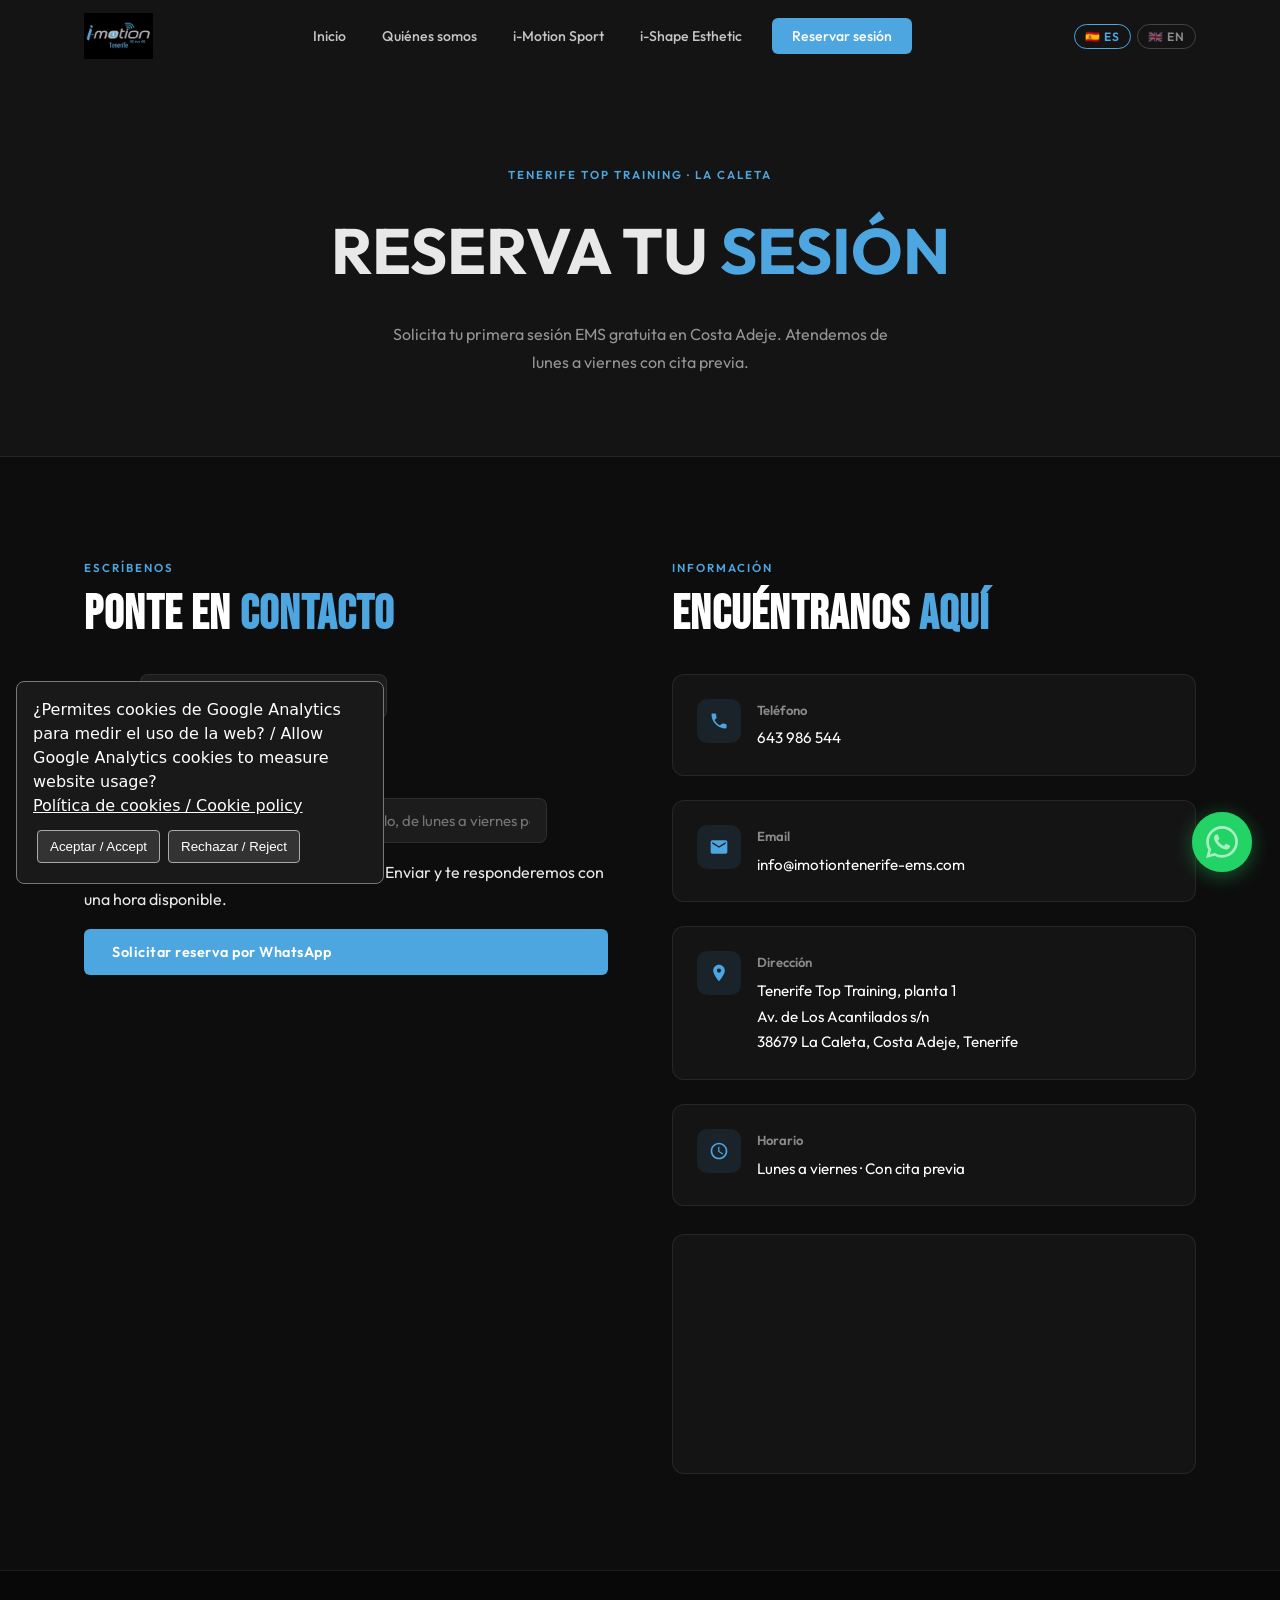
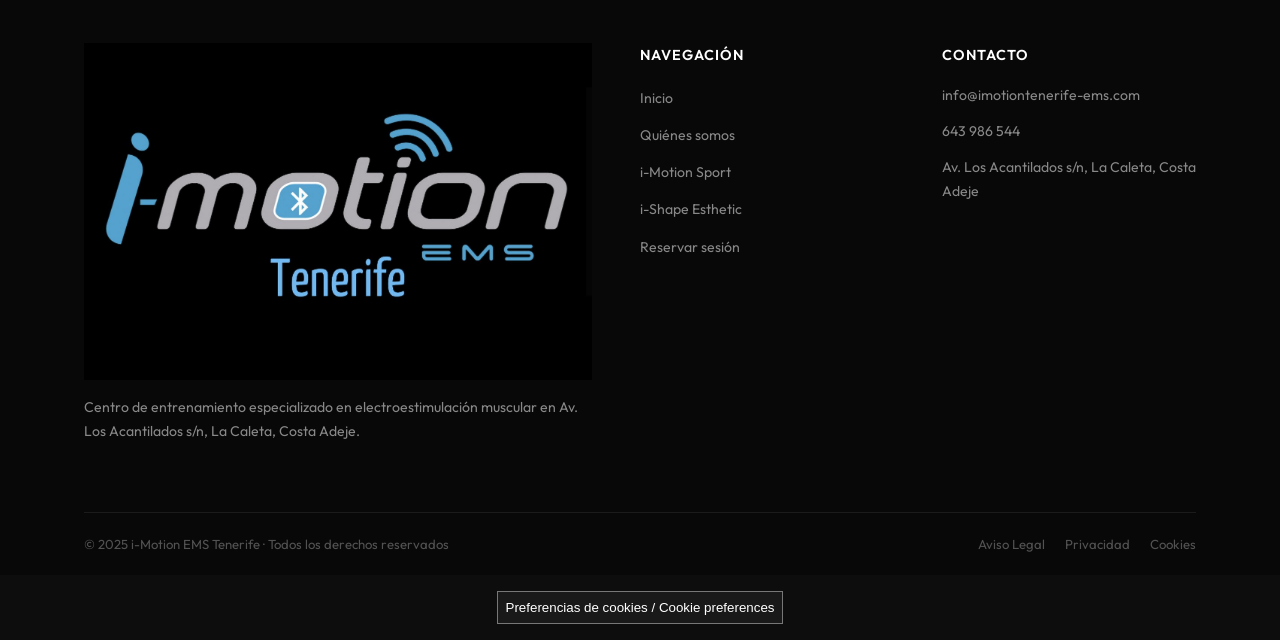
<file: contacto.html>
<!DOCTYPE html>
<html lang="es">
<head>
<meta charset="UTF-8">
<meta name="viewport" content="width=device-width, initial-scale=1.0">
<title>Contacto y reservas EMS en Costa Adeje | i-Motion Tenerife</title>
<meta name="description" content="Reserva tu primera sesión EMS gratuita en Tenerife Top Training, La Caleta, Costa Adeje. Citas de lunes a viernes. Teléfono 643 986 544.">
<link rel="preconnect" href="https://fonts.googleapis.com">
<link rel="preconnect" href="https://fonts.gstatic.com" crossorigin>
<link href="https://fonts.googleapis.com/css2?family=Bebas+Neue&family=Outfit:wght@300;400;500;600&display=swap" rel="stylesheet">
<link rel="stylesheet" href="css/style.css">
<link rel="canonical" href="https://imotiontenerife-ems.com/contacto.html">
<style>
.lang-switch{display:flex;align-items:center;gap:6px;margin-left:16px;}
.lang-btn{padding:4px 10px;border-radius:16px;border:1.5px solid rgba(255,255,255,0.2);background:transparent;color:rgba(255,255,255,0.5);font-family:'Outfit',sans-serif;font-size:0.75rem;font-weight:600;cursor:pointer;transition:all 0.3s;letter-spacing:1px;}
.lang-btn.active{border-color:var(--accent);color:var(--accent);}
.lang-btn:hover{border-color:var(--accent);color:var(--accent);}
</style>
</head>
<body>

<nav class="navbar scrolled" id="navbar">
  <div class="nav-container">
    <a href="index.html" class="nav-logo"><img src="images/logo_i-motion_trans.png" alt="i-Motion Tenerife EMS" height="50"></a>
    <button class="nav-toggle" id="navToggle" aria-label="Menú"><span></span><span></span><span></span></button>
    <ul class="nav-links" id="navLinks">
      <li><a href="index.html" data-i18n="nav_inicio">Inicio</a></li>
      <li><a href="quienes-somos.html" data-i18n="nav_quienes">Quiénes somos</a></li>
      <li><a href="imotion-sport.html" data-i18n="nav_sport">i-Motion Sport</a></li>
      <li><a href="ishape-esthetic.html" data-i18n="nav_esthetic">i-Shape Esthetic</a></li>
      <li><a href="reservas.html" class="nav-cta active" data-i18n="nav_reservar">Reservar sesión</a></li>
    </ul>
    <div class="lang-switch">
      <button class="lang-btn active" data-lang="es" onclick="applyLang('es')">🇪🇸 ES</button>
      <button class="lang-btn" data-lang="en" onclick="applyLang('en')">🇬🇧 EN</button>
    </div>
  </div>
</nav>

<section class="page-hero">
  <div class="container">
    <span class="tag" data-i18n="ct_hero_tag">Tenerife Top Training · La Caleta</span>
    <h1 data-i18n="ct_hero_title">RESERVA TU <span class="accent">SESIÓN</span></h1>
    <p style="color:rgba(255,255,255,0.55);max-width:500px;margin:16px auto 0;" data-i18n="ct_hero_sub">Solicita tu primera sesión EMS gratuita en Costa Adeje. Atendemos de lunes a viernes con cita previa.</p>
  </div>
</section>

<section class="section">
  <div class="container">
    <div class="contact-grid reveal">
      <div>
        <span class="tag" data-i18n="ct_form_tag">Escríbenos</span>
        <h2 style="margin-bottom:32px;" data-i18n="ct_form_title">Ponte en <span class="accent">contacto</span></h2>
        <form class="contact-form" data-whatsapp-request>
  <div class="form-group"><label>Nombre <input name="nombre" required maxlength="80" autocomplete="given-name"></label></div>
  <div class="form-group"><label>Programa <select name="programa" required>
    <option value="">Selecciona un programa</option><option>i-Motion Sport</option><option>i-Shape Esthetic</option><option>Aún no lo sé</option>
  </select></label></div>
  <div class="form-group"><label>Preferencia de horario (opcional) <input name="horario" maxlength="120" placeholder="Por ejemplo, de lunes a viernes por la tarde"></label></div>
  <p>Se abrirá WhatsApp con tu solicitud. Pulsa Enviar y te responderemos con una hora disponible.</p>
  <button class="btn btn-primary" type="submit">Solicitar reserva por WhatsApp</button>
</form>
<script defer src="/js/whatsapp-request.js"></script>
      </div>
      <div>
        <span class="tag" data-i18n="ct_info_tag">Información</span>
        <h2 style="margin-bottom:32px;" data-i18n="ct_info_title">Encuéntranos <span class="accent">aquí</span></h2>
        <div class="contact-info-block">
          <div class="info-card">
            <div class="info-icon"><svg width="20" height="20" viewBox="0 0 24 24" fill="currentColor"><path d="M6.62 10.79c1.44 2.83 3.76 5.14 6.59 6.59l2.2-2.2c.27-.27.67-.36 1.02-.24 1.12.37 2.33.57 3.57.57.55 0 1 .45 1 1V20c0 .55-.45 1-1 1-9.39 0-17-7.61-17-17 0-.55.45-1 1-1h3.5c.55 0 1 .45 1 1 0 1.25.2 2.45.57 3.57.11.35.03.74-.25 1.02l-2.2 2.2z"/></svg></div>
            <div><h4 data-i18n="ct_phone">Teléfono</h4><p><a href="tel:643986544">643 986 544</a></p></div>
          </div>
          <div class="info-card">
            <div class="info-icon"><svg width="20" height="20" viewBox="0 0 24 24" fill="currentColor"><path d="M20 4H4c-1.1 0-2 .9-2 2v12c0 1.1.9 2 2 2h16c1.1 0 2-.9 2-2V6c0-1.1-.9-2-2-2zm0 4l-8 5-8-5V6l8 5 8-5v2z"/></svg></div>
            <div><h4>Email</h4><p><a href="mailto:info@imotiontenerife-ems.com">info@imotiontenerife-ems.com</a></p></div>
          </div>
          <div class="info-card">
            <div class="info-icon"><svg width="20" height="20" viewBox="0 0 24 24" fill="currentColor"><path d="M12 2C8.13 2 5 5.13 5 9c0 5.25 7 13 7 13s7-7.75 7-13c0-3.87-3.13-7-7-7zm0 9.5c-1.38 0-2.5-1.12-2.5-2.5s1.12-2.5 2.5-2.5 2.5 1.12 2.5 2.5-1.12 2.5-2.5 2.5z"/></svg></div>
            <div><h4 data-i18n="ct_address">Dirección</h4><p>Tenerife Top Training, planta 1<br>Av. de Los Acantilados s/n<br>38679 La Caleta, Costa Adeje, Tenerife</p></div>
          </div>
          <div class="info-card">
            <div class="info-icon"><svg width="20" height="20" viewBox="0 0 24 24" fill="currentColor"><path d="M11.99 2C6.47 2 2 6.48 2 12s4.47 10 9.99 10C17.52 22 22 17.52 22 12S17.52 2 11.99 2zM12 20c-4.42 0-8-3.58-8-8s3.58-8 8-8 8 3.58 8 8-3.58 8-8 8zm.5-13H11v6l5.25 3.15.75-1.23-4.5-2.67V7z"/></svg></div>
            <div><h4 data-i18n="ct_hours_label">Horario</h4><p data-i18n="ct_hours">Lunes a viernes · Con cita previa</p></div>
          </div>
        </div>
        <div style="margin-top:28px;background:var(--dark-2);border-radius:12px;overflow:hidden;border:1px solid var(--border);height:240px;">
          <iframe src="https://maps.google.com/maps?q=Tenerife%20Top%20Training%2C%20La%20Caleta%2C%20Adeje&amp;output=embed" width="100%" height="240" style="border:0;" allowfullscreen="" loading="lazy" title="Ubicación i-Motion Tenerife EMS"></iframe>
        </div>
      </div>
    </div>
  </div>
</section>

<footer class="footer">
  <div class="container">
    <div class="footer-grid">
      <div class="footer-brand"><img src="images/logo_i-motion_trans.png" alt="i-Motion Tenerife EMS" height="55"><p>Centro de entrenamiento especializado en electroestimulación muscular en Av. Los Acantilados s/n, La Caleta, Costa Adeje.</p></div>
      <div class="footer-col">
        <h4 data-i18n="foot_nav">Navegación</h4>
        <ul>
          <li><a href="index.html" data-i18n="nav_inicio">Inicio</a></li>
          <li><a href="quienes-somos.html" data-i18n="nav_quienes">Quiénes somos</a></li>
          <li><a href="imotion-sport.html" data-i18n="nav_sport">i-Motion Sport</a></li>
          <li><a href="ishape-esthetic.html" data-i18n="nav_esthetic">i-Shape Esthetic</a></li>
          <li><a href="reservas.html" data-i18n="nav_reservar">Reservar sesión</a></li>
        </ul>
      </div>
      <div class="footer-col">
        <h4 data-i18n="foot_contact">Contacto</h4>
        <ul class="contact-list">
          <li><a href="mailto:info@imotiontenerife-ems.com">info@imotiontenerife-ems.com</a></li>
          <li><a href="tel:643986544">643 986 544</a></li>
          <li>Av. Los Acantilados s/n, La Caleta, Costa Adeje</li>
        </ul>
      </div>
    </div>
    <div class="footer-bottom">
      <p data-i18n="foot_rights">© 2025 i-Motion EMS Tenerife · Todos los derechos reservados</p>
      <div class="footer-legal">
        <a href="aviso-legal.html" data-i18n="foot_legal">Aviso Legal</a>
        <a href="politica-privacidad.html" data-i18n="foot_privacy">Privacidad</a>
        <a href="politica-cookies.html" data-i18n="foot_cookies">Cookies</a>
      </div>
    </div>
  </div>
</footer>

<a href="https://wa.me/34643986544?text=Hola%2C%20me%20gustaria%20reservar%20una%20sesion%20de%20prueba%20gratuita" class="whatsapp-btn" target="_blank" rel="noopener" aria-label="WhatsApp"><div class="whatsapp-pulse"></div><svg viewBox="0 0 24 24" fill="white"><path d="M17.472 14.382c-.297-.149-1.758-.867-2.03-.967-.273-.099-.471-.148-.67.15-.197.297-.767.966-.94 1.164-.173.199-.347.223-.644.075-.297-.15-1.255-.463-2.39-1.475-.883-.788-1.48-1.761-1.653-2.059-.173-.297-.018-.458.13-.606.134-.133.298-.347.446-.52.149-.174.198-.298.298-.497.099-.198.05-.371-.025-.52-.075-.149-.669-1.612-.916-2.207-.242-.579-.487-.5-.669-.51-.173-.008-.371-.01-.57-.01-.198 0-.52.074-.792.372-.272.297-1.04 1.016-1.04 2.479 0 1.462 1.065 2.875 1.213 3.074.149.198 2.096 3.2 5.077 4.487.709.306 1.262.489 1.694.625.712.227 1.36.195 1.871.118.571-.085 1.758-.719 2.006-1.413.248-.694.248-1.289.173-1.413-.074-.124-.272-.198-.57-.347m-5.421 7.403h-.004a9.87 9.87 0 01-5.031-1.378l-.361-.214-3.741.982.998-3.648-.235-.374a9.86 9.86 0 01-1.51-5.26c.001-5.45 4.436-9.884 9.888-9.884 2.64 0 5.122 1.03 6.988 2.898a9.825 9.825 0 012.893 6.994c-.003 5.45-4.437 9.884-9.885 9.884m8.413-18.297A11.815 11.815 0 0012.05 0C5.495 0 .16 5.335.157 11.892c0 2.096.547 4.142 1.588 5.945L.057 24l6.305-1.654a11.882 11.882 0 005.683 1.448h.005c6.554 0 11.89-5.335 11.893-11.893a11.821 11.821 0 00-3.48-8.413z"/></svg></a>

<script src="js/main.js"></script>
<script defer src="/js/analytics.js?v=2"></script>
</body>
</html>
</file>
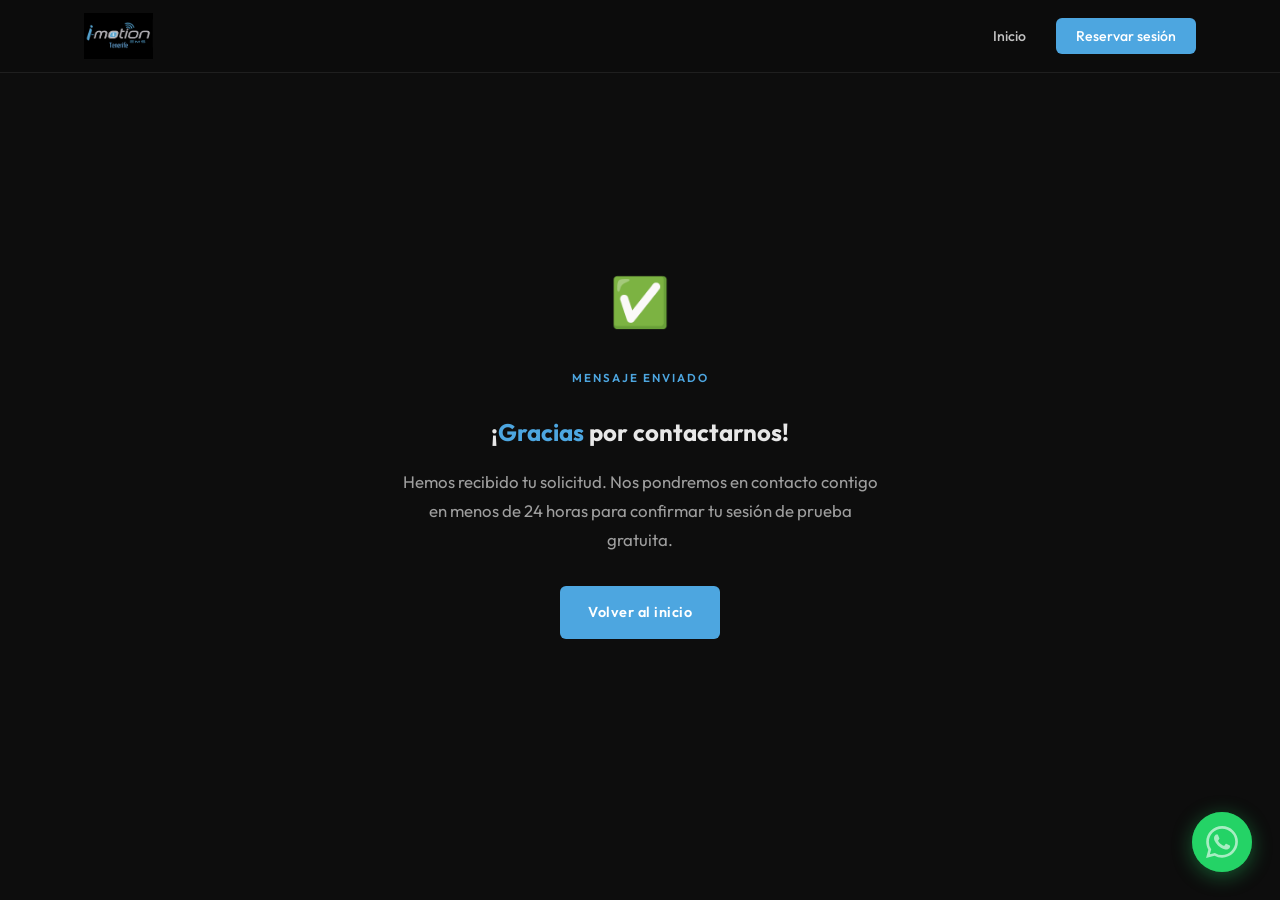
<file: gracias.html>
<!DOCTYPE html>
<html lang="es">
<head>
<meta charset="UTF-8">
<meta name="viewport" content="width=device-width, initial-scale=1.0">
<title>¡Gracias! | i-Motion Tenerife EMS</title>
<link rel="preconnect" href="https://fonts.googleapis.com">
<link rel="preconnect" href="https://fonts.gstatic.com" crossorigin>
<link href="https://fonts.googleapis.com/css2?family=Bebas+Neue&family=Outfit:wght@300;400;500;600&display=swap" rel="stylesheet">
<link rel="stylesheet" href="css/style.css">
</head>
<body>
<nav class="navbar scrolled" id="navbar">
  <div class="nav-container">
    <a href="index.html" class="nav-logo"><img src="images/logo_i-motion_trans.png" alt="i-Motion Tenerife EMS" height="50"></a>
    <ul class="nav-links" id="navLinks">
      <li><a href="index.html">Inicio</a></li>
      <li><a href="contacto.html" class="nav-cta">Reservar sesión</a></li>
    </ul>
  </div>
</nav>
<section style="min-height:100vh; display:flex; align-items:center; justify-content:center; text-align:center; padding:40px 24px;">
  <div>
    <div style="font-size:3rem; margin-bottom:20px;">✅</div>
    <span class="tag">Mensaje enviado</span>
    <h1 style="margin:12px 0 16px;">¡<span class="accent">Gracias</span> por contactarnos!</h1>
    <p style="color:rgba(255,255,255,0.6); max-width:480px; margin:0 auto 32px; font-size:1.05rem;">Hemos recibido tu solicitud. Nos pondremos en contacto contigo en menos de 24 horas para confirmar tu sesión de prueba gratuita.</p>
    <a href="index.html" class="btn btn-primary">Volver al inicio</a>
  </div>
</section>
<a href="https://wa.me/34643986544?text=Hola%2C%20me%20gustaria%20reservar%20una%20sesion%20de%20prueba%20gratuita" class="whatsapp-btn" target="_blank" rel="noopener" aria-label="WhatsApp"><div class="whatsapp-pulse"></div><svg viewBox="0 0 24 24" fill="white"><path d="M17.472 14.382c-.297-.149-1.758-.867-2.03-.967-.273-.099-.471-.148-.67.15-.197.297-.767.966-.94 1.164-.173.199-.347.223-.644.075-.297-.15-1.255-.463-2.39-1.475-.883-.788-1.48-1.761-1.653-2.059-.173-.297-.018-.458.13-.606.134-.133.298-.347.446-.52.149-.174.198-.298.298-.497.099-.198.05-.371-.025-.52-.075-.149-.669-1.612-.916-2.207-.242-.579-.487-.5-.669-.51-.173-.008-.371-.01-.57-.01-.198 0-.52.074-.792.372-.272.297-1.04 1.016-1.04 2.479 0 1.462 1.065 2.875 1.213 3.074.149.198 2.096 3.2 5.077 4.487.709.306 1.262.489 1.694.625.712.227 1.36.195 1.871.118.571-.085 1.758-.719 2.006-1.413.248-.694.248-1.289.173-1.413-.074-.124-.272-.198-.57-.347m-5.421 7.403h-.004a9.87 9.87 0 01-5.031-1.378l-.361-.214-3.741.982.998-3.648-.235-.374a9.86 9.86 0 01-1.51-5.26c.001-5.45 4.436-9.884 9.888-9.884 2.64 0 5.122 1.03 6.988 2.898a9.825 9.825 0 012.893 6.994c-.003 5.45-4.437 9.884-9.885 9.884m8.413-18.297A11.815 11.815 0 0012.05 0C5.495 0 .16 5.335.157 11.892c0 2.096.547 4.142 1.588 5.945L.057 24l6.305-1.654a11.882 11.882 0 005.683 1.448h.005c6.554 0 11.89-5.335 11.893-11.893a11.821 11.821 0 00-3.48-8.413z"/></svg></a>
<script src="js/main.js"></script>
</body>
</html>
</file>
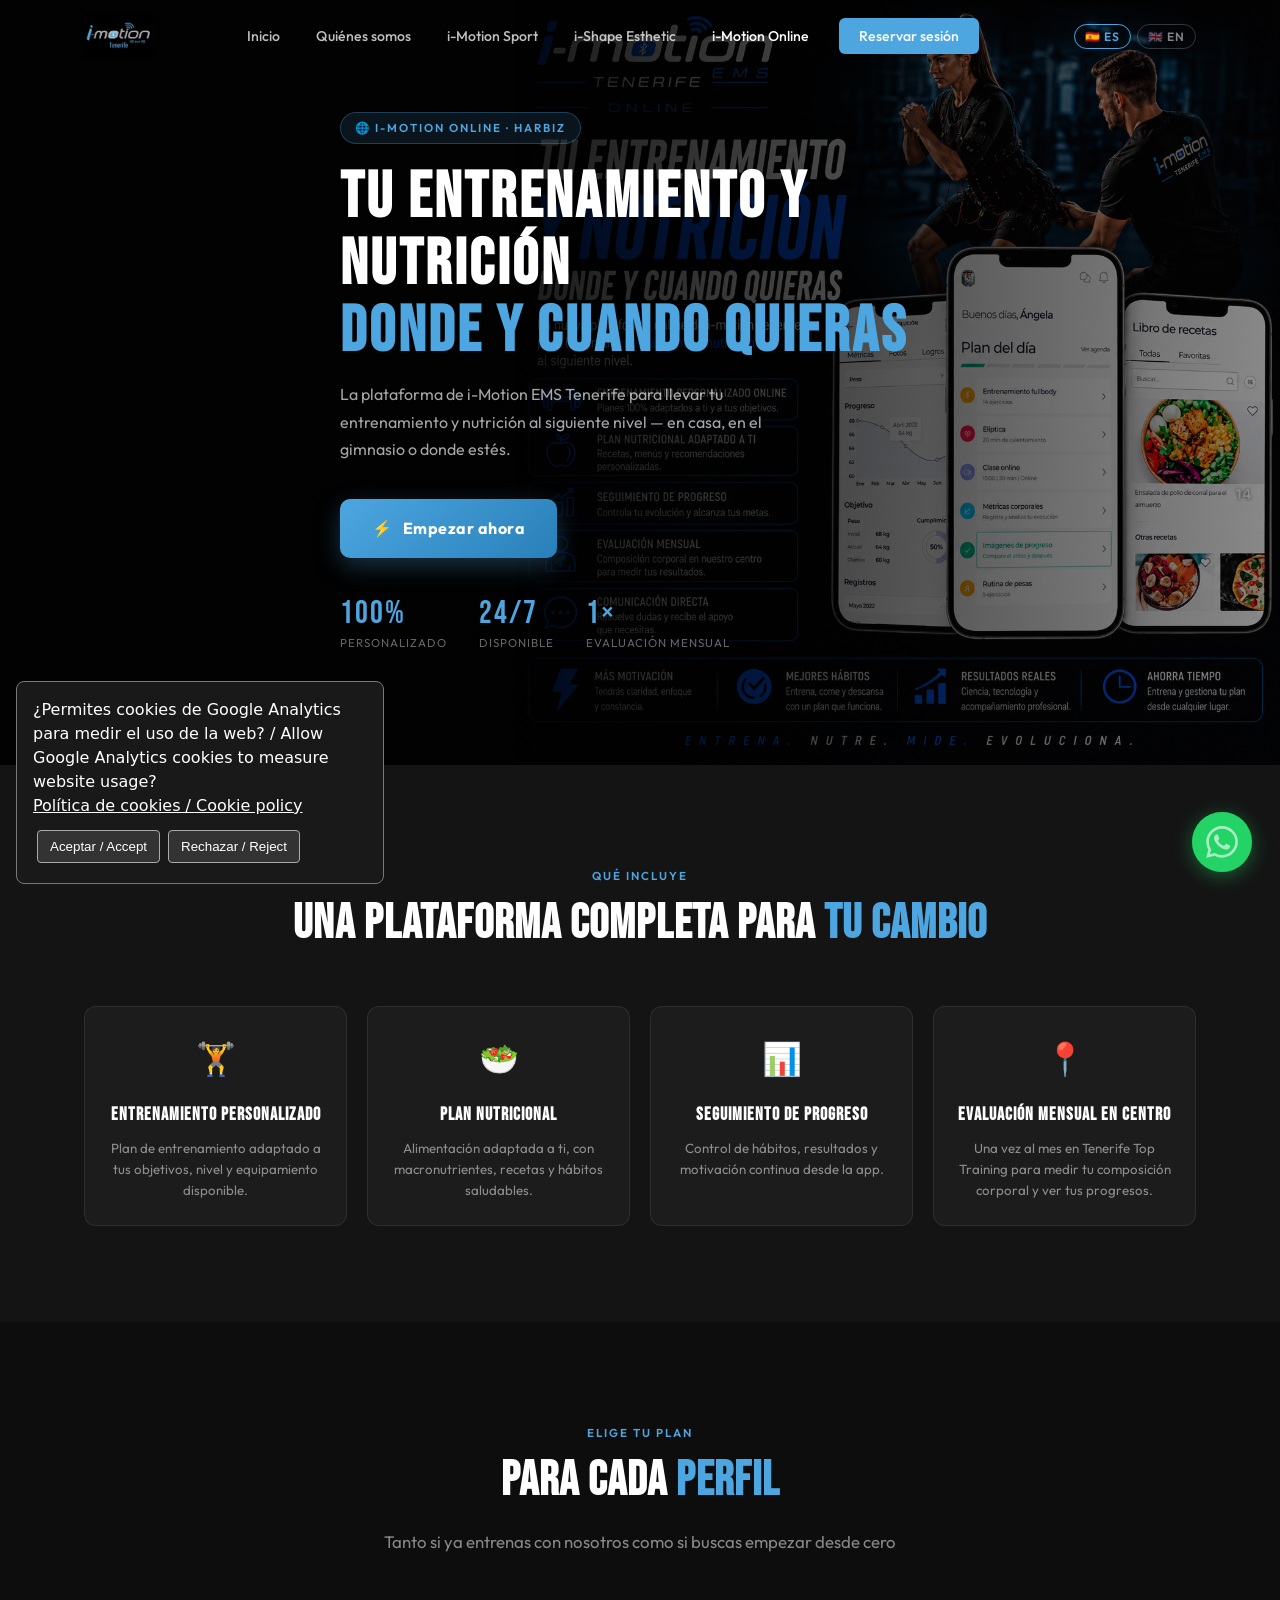
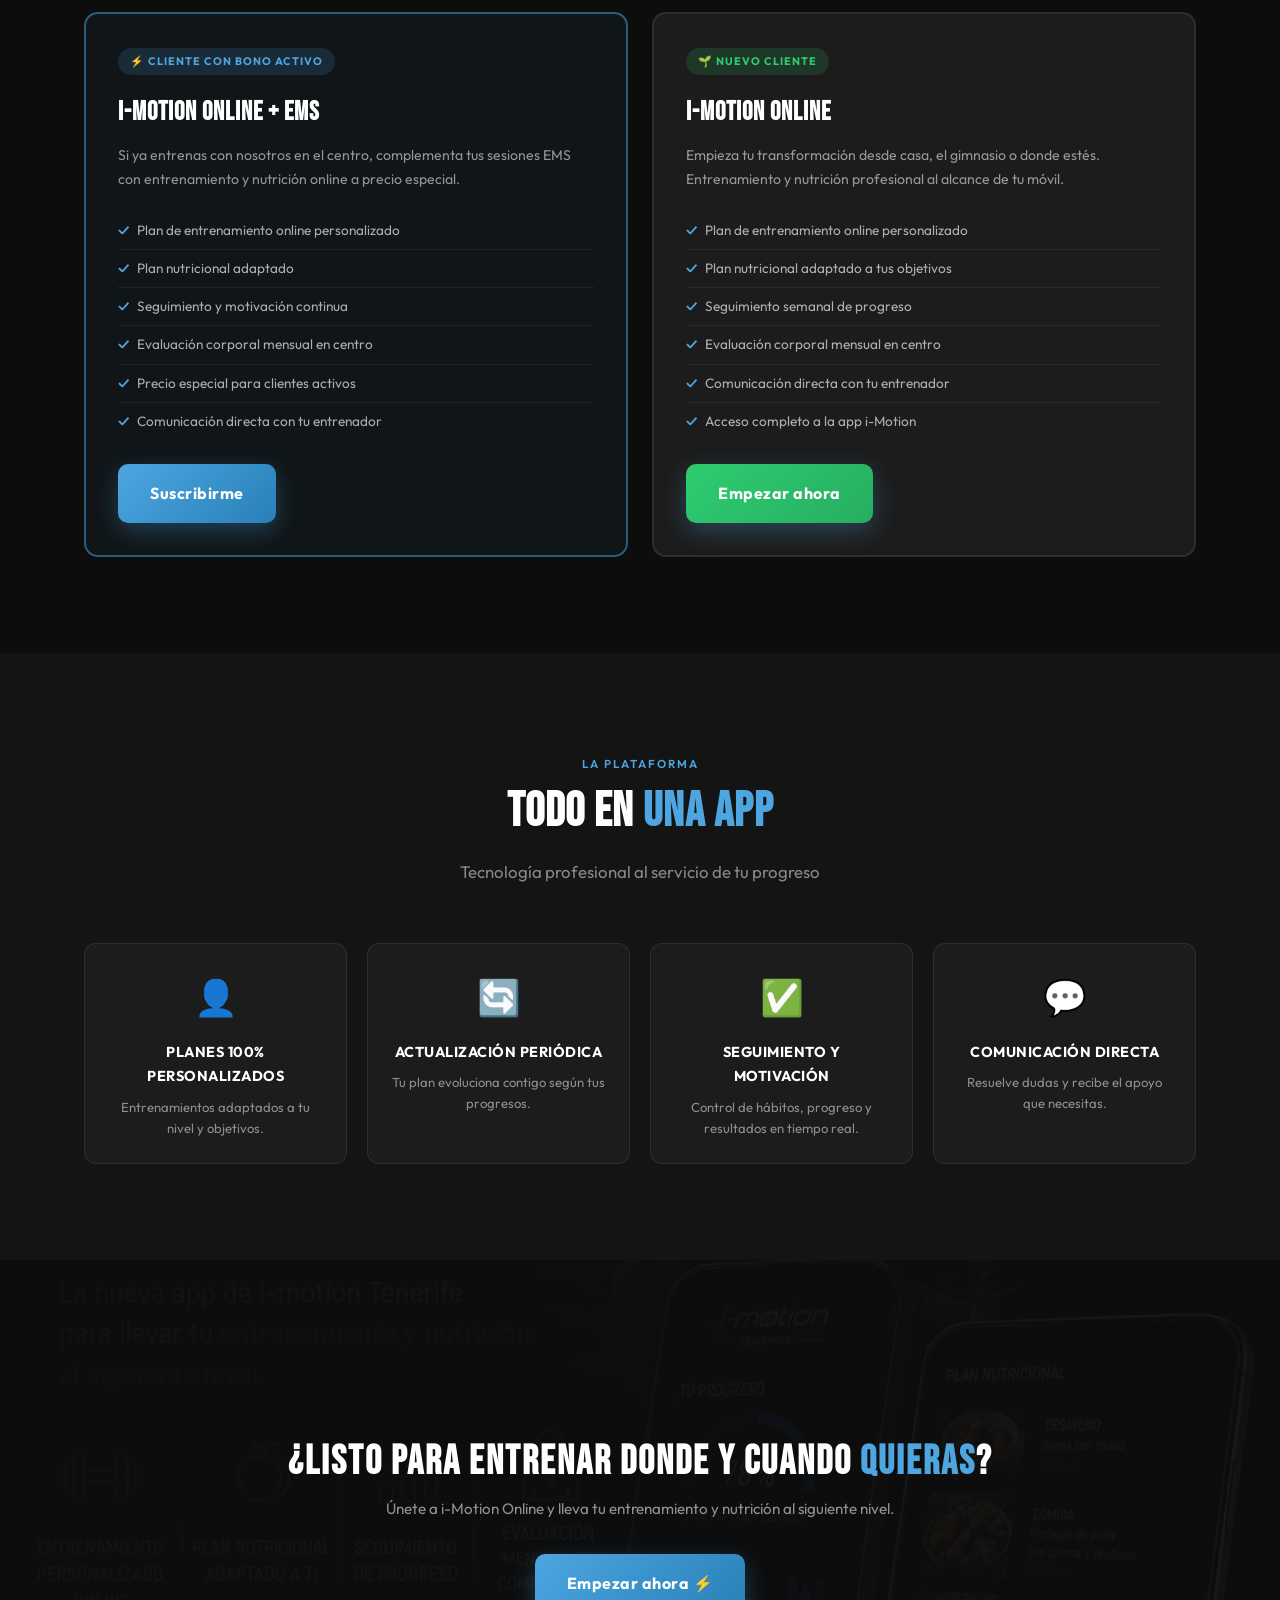
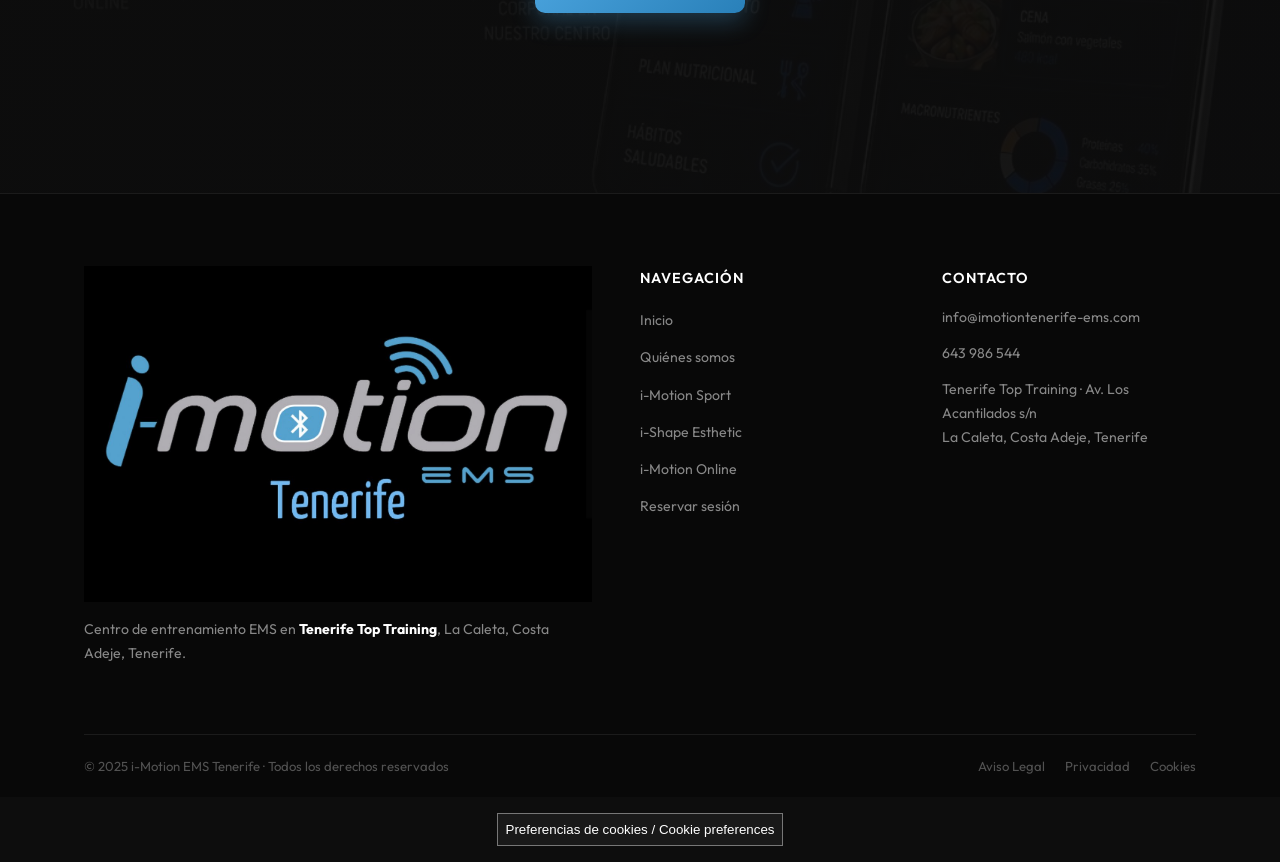
<file: imotion-online.html>
<!DOCTYPE html>
<html lang="es">
<head>
<meta charset="UTF-8">
<meta name="viewport" content="width=device-width, initial-scale=1.0">
<title>i-Motion Online | Entrenamiento y Nutrición Online | i-Motion EMS Tenerife</title>
<meta name="description" content="Entrenamiento personalizado y plan nutricional online con i-Motion EMS Tenerife. Donde y cuando quieras, con seguimiento profesional y evaluación mensual en centro.">
<link rel="preconnect" href="https://fonts.googleapis.com">
<link rel="preconnect" href="https://fonts.gstatic.com" crossorigin>
<link href="https://fonts.googleapis.com/css2?family=Bebas+Neue&family=Outfit:wght@300;400;500;600&display=swap" rel="stylesheet">
<link rel="stylesheet" href="css/style.css">
<link rel="canonical" href="https://imotiontenerife-ems.com/imotion-online.html">
<style>
.lang-switch{display:flex;align-items:center;gap:6px;margin-left:16px;}
.lang-btn{padding:4px 10px;border-radius:16px;border:1.5px solid rgba(255,255,255,0.2);background:transparent;color:rgba(255,255,255,0.5);font-family:'Outfit',sans-serif;font-size:0.75rem;font-weight:600;cursor:pointer;transition:all 0.3s;letter-spacing:1px;}
.lang-btn.active{border-color:var(--accent);color:var(--accent);}
.lang-btn:hover{border-color:var(--accent);color:var(--accent);}

/* Hero con imagen */
.online-hero{position:relative;min-height:85vh;display:flex;align-items:center;overflow:hidden;background:#0a0a0a;}
.online-hero-img{position:absolute;inset:0;width:100%;height:100%;object-fit:cover;object-position:center top;opacity:0.6;}
.online-hero-overlay{position:absolute;inset:0;background:linear-gradient(90deg,rgba(0,0,0,0.85) 40%,rgba(0,0,0,0.2) 100%);}
.online-hero-content{position:relative;z-index:2;max-width:600px;padding:40px 0;}
.online-hero-tag{display:inline-flex;align-items:center;gap:6px;background:rgba(77,166,224,0.12);border:1px solid rgba(77,166,224,0.3);border-radius:20px;padding:5px 14px;font-size:0.72rem;font-weight:600;letter-spacing:2px;text-transform:uppercase;color:#4da6e0;margin-bottom:20px;}
.online-hero-title{font-family:'Bebas Neue',sans-serif;font-size:4rem;letter-spacing:3px;line-height:1.05;color:#fff;margin-bottom:16px;}
.online-hero-title span{color:#4da6e0;}
.online-hero-sub{font-size:1rem;color:rgba(255,255,255,0.65);line-height:1.7;margin-bottom:36px;max-width:480px;}
.btn-harbiz{display:inline-flex;align-items:center;gap:10px;padding:16px 32px;border-radius:10px;background:linear-gradient(135deg,#4da6e0,#2980b9);color:#fff;font-family:'Outfit',sans-serif;font-size:1rem;font-weight:700;letter-spacing:0.5px;text-decoration:none;transition:all 0.3s;box-shadow:0 8px 24px rgba(77,166,224,0.3);}
.btn-harbiz:hover{transform:translateY(-3px);box-shadow:0 12px 32px rgba(77,166,224,0.5);}

/* Stats hero */
.online-stats{display:flex;gap:32px;margin-top:40px;flex-wrap:wrap;}
.online-stat{text-align:left;}
.online-stat-num{font-family:'Bebas Neue',sans-serif;font-size:2rem;letter-spacing:2px;color:#4da6e0;line-height:1;}
.online-stat-label{font-size:0.72rem;color:rgba(255,255,255,0.4);letter-spacing:1px;text-transform:uppercase;margin-top:3px;}

/* Features grid */
.features-grid{display:grid;grid-template-columns:repeat(4,1fr);gap:20px;margin-top:40px;}
.feature-card{background:#1c1c1c;border-radius:12px;border:1px solid rgba(255,255,255,0.08);padding:24px;text-align:center;transition:0.3s;}
.feature-card:hover{border-color:rgba(77,166,224,0.4);transform:translateY(-4px);}
.feature-icon{font-size:2rem;margin-bottom:14px;}
.feature-card h4{font-family:'Bebas Neue',sans-serif;font-size:1.1rem;letter-spacing:1px;color:#fff;margin-bottom:8px;}
.feature-card p{font-size:0.83rem;color:rgba(255,255,255,0.5);line-height:1.6;}

/* Bonos cards */
.bonos-grid{display:grid;grid-template-columns:1fr 1fr;gap:24px;margin-top:40px;}
.bono-card{background:#1c1c1c;border-radius:14px;border:2px solid rgba(255,255,255,0.08);padding:32px;position:relative;transition:0.3s;}
.bono-card.featured{border-color:rgba(77,166,224,0.5);background:rgba(77,166,224,0.05);}
.bono-badge{display:inline-block;font-size:0.68rem;font-weight:700;letter-spacing:1px;text-transform:uppercase;padding:4px 12px;border-radius:20px;margin-bottom:16px;}
.badge-activo{background:rgba(77,166,224,0.15);color:#4da6e0;}
.badge-nuevo{background:rgba(46,204,113,0.15);color:#2ecc71;}
.bono-card h3{font-family:'Bebas Neue',sans-serif;font-size:1.6rem;letter-spacing:1px;color:#fff;margin-bottom:10px;}
.bono-card p{font-size:0.88rem;color:rgba(255,255,255,0.55);line-height:1.7;margin-bottom:20px;}
.bono-list{list-style:none;padding:0;margin:0 0 24px;}
.bono-list li{font-size:0.85rem;color:rgba(255,255,255,0.65);padding:7px 0;border-bottom:1px solid rgba(255,255,255,0.06);display:flex;align-items:center;gap:8px;}
.bono-list li:last-child{border-bottom:none;}
.bono-list li::before{content:'✓';color:#4da6e0;font-weight:700;flex-shrink:0;}
.bono-card.featured .bono-list li::before{color:#4da6e0;}

/* Plataforma */
.platform-grid{display:grid;grid-template-columns:repeat(4,1fr);gap:20px;margin-top:40px;}
.platform-card{background:#1c1c1c;border-radius:12px;border:1px solid rgba(255,255,255,0.08);padding:24px;text-align:center;}
.platform-icon{font-size:2.2rem;margin-bottom:12px;}
.platform-card h4{font-size:0.9rem;font-weight:700;color:#fff;margin-bottom:8px;text-transform:uppercase;letter-spacing:0.5px;}
.platform-card p{font-size:0.82rem;color:rgba(255,255,255,0.5);line-height:1.6;}

/* CTA */
.online-cta{text-align:center;padding:60px 0;}
.online-cta h2{font-family:'Bebas Neue',sans-serif;font-size:2.5rem;letter-spacing:2px;color:#fff;margin-bottom:12px;}
.online-cta p{color:rgba(255,255,255,0.55);margin-bottom:32px;font-size:0.95rem;}

@media(max-width:900px){
  .features-grid,.platform-grid{grid-template-columns:1fr 1fr;}
  .bonos-grid{grid-template-columns:1fr;}
  .online-hero-title{font-size:2.8rem;}
}
@media(max-width:580px){
  .features-grid,.platform-grid{grid-template-columns:1fr;}
  .online-hero-title{font-size:2.2rem;}
  .online-stats{gap:20px;}
}
</style>
</head>
<body>

<nav class="navbar scrolled" id="navbar">
  <div class="nav-container">
    <a href="index.html" class="nav-logo"><img src="images/logo_i-motion_trans.png" alt="i-Motion EMS Tenerife" height="50"></a>
    <button class="nav-toggle" id="navToggle" aria-label="Menú"><span></span><span></span><span></span></button>
    <ul class="nav-links" id="navLinks">
      <li><a href="index.html" data-i18n="nav_inicio">Inicio</a></li>
      <li><a href="quienes-somos.html" data-i18n="nav_quienes">Quiénes somos</a></li>
      <li><a href="imotion-sport.html" data-i18n="nav_sport">i-Motion Sport</a></li>
      <li><a href="ishape-esthetic.html" data-i18n="nav_esthetic">i-Shape Esthetic</a></li>
      <li><a href="imotion-online.html" class="active" data-i18n="nav_online">i-Motion Online</a></li>
      <li><a href="contacto.html" class="nav-cta" data-i18n="nav_reservar">Reservar sesión</a></li>
    </ul>
    <div class="lang-switch">
      <button class="lang-btn active" data-lang="es" onclick="applyLang('es')">🇪🇸 ES</button>
      <button class="lang-btn" data-lang="en" onclick="applyLang('en')">🇬🇧 EN</button>
    </div>
  </div>
</nav>

<!-- HERO -->
<section class="online-hero">
  <img src="images/imageappnutricion.png" alt="i-Motion Online App" class="online-hero-img" style="opacity:0.7;object-fit:contain;object-position:right center;">
  <div class="online-hero-overlay"></div>
  <div class="container">
    <div class="online-hero-content">
      <div class="online-hero-tag">🌐 i-Motion Online · Harbiz</div>
      <h1 class="online-hero-title" data-i18n="on_hero_title">Tu entrenamiento y nutrición<br><span>donde y cuando quieras</span></h1>
      <p class="online-hero-sub" data-i18n="on_hero_sub">La plataforma de i-Motion EMS Tenerife para llevar tu entrenamiento y nutrición al siguiente nivel — en casa, en el gimnasio o donde estés.</p>
      <a href="https://app.harbiz.io/checkout-form/imotionemstene?lang=es&product=invitation" target="_blank" class="btn-harbiz">
        <span>⚡</span>
        <span data-i18n="on_hero_btn">Empezar ahora</span>
      </a>
      <div class="online-stats">
        <div class="online-stat"><div class="online-stat-num">100%</div><div class="online-stat-label" data-i18n="on_stat1">Personalizado</div></div>
        <div class="online-stat"><div class="online-stat-num">24/7</div><div class="online-stat-label" data-i18n="on_stat2">Disponible</div></div>
        <div class="online-stat"><div class="online-stat-num">1×</div><div class="online-stat-label" data-i18n="on_stat3">Evaluación mensual</div></div>
      </div>
    </div>
  </div>
</section>

<!-- QUÉ INCLUYE -->
<section class="section dark-section">
  <div class="container">
    <div class="section-header center reveal">
      <span class="tag" data-i18n="on_feat_tag">Qué incluye</span>
      <h2 data-i18n="on_feat_title">Una plataforma completa para <span class="accent">tu cambio</span></h2>
    </div>
    <div class="features-grid reveal">
      <div class="feature-card">
        <div class="feature-icon">🏋️</div>
        <h4 data-i18n="on_f1t">Entrenamiento personalizado</h4>
        <p data-i18n="on_f1p">Plan de entrenamiento adaptado a tus objetivos, nivel y equipamiento disponible.</p>
      </div>
      <div class="feature-card">
        <div class="feature-icon">🥗</div>
        <h4 data-i18n="on_f2t">Plan nutricional</h4>
        <p data-i18n="on_f2p">Alimentación adaptada a ti, con macronutrientes, recetas y hábitos saludables.</p>
      </div>
      <div class="feature-card">
        <div class="feature-icon">📊</div>
        <h4 data-i18n="on_f3t">Seguimiento de progreso</h4>
        <p data-i18n="on_f3p">Control de hábitos, resultados y motivación continua desde la app.</p>
      </div>
      <div class="feature-card">
        <div class="feature-icon">📍</div>
        <h4 data-i18n="on_f4t">Evaluación mensual en centro</h4>
        <p data-i18n="on_f4p">Una vez al mes en Tenerife Top Training para medir tu composición corporal y ver tus progresos.</p>
      </div>
    </div>
  </div>
</section>

<!-- BONOS -->
<section class="section">
  <div class="container">
    <div class="section-header center reveal">
      <span class="tag" data-i18n="on_bonos_tag">Elige tu plan</span>
      <h2 data-i18n="on_bonos_title">Para cada <span class="accent">perfil</span></h2>
      <p data-i18n="on_bonos_sub">Tanto si ya entrenas con nosotros como si buscas empezar desde cero</p>
    </div>
    <div class="bonos-grid reveal">

      <div class="bono-card featured">
        <span class="bono-badge badge-activo" data-i18n="on_b1_badge">⚡ Cliente con bono activo</span>
        <h3 data-i18n="on_b1_title">i-Motion Online<br>+ EMS</h3>
        <p data-i18n="on_b1_desc">Si ya entrenas con nosotros en el centro, complementa tus sesiones EMS con entrenamiento y nutrición online a precio especial.</p>
        <ul class="bono-list">
          <li data-i18n="on_b1_l1">Plan de entrenamiento online personalizado</li>
          <li data-i18n="on_b1_l2">Plan nutricional adaptado</li>
          <li data-i18n="on_b1_l3">Seguimiento y motivación continua</li>
          <li data-i18n="on_b1_l4">Evaluación corporal mensual en centro</li>
          <li data-i18n="on_b1_l5">Precio especial para clientes activos</li>
          <li data-i18n="on_b1_l6">Comunicación directa con tu entrenador</li>
        </ul>
        <a href="https://app.harbiz.io/checkout-form/imotionemstene?lang=es&product=invitation" target="_blank" class="btn-harbiz" data-i18n="on_btn_subs">Suscribirme</a>
      </div>

      <div class="bono-card">
        <span class="bono-badge badge-nuevo" data-i18n="on_b2_badge">🌱 Nuevo cliente</span>
        <h3 data-i18n="on_b2_title">i-Motion Online</h3>
        <p data-i18n="on_b2_desc">Empieza tu transformación desde casa, el gimnasio o donde estés. Entrenamiento y nutrición profesional al alcance de tu móvil.</p>
        <ul class="bono-list">
          <li data-i18n="on_b2_l1">Plan de entrenamiento online personalizado</li>
          <li data-i18n="on_b2_l2">Plan nutricional adaptado a tus objetivos</li>
          <li data-i18n="on_b2_l3">Seguimiento semanal de progreso</li>
          <li data-i18n="on_b2_l4">Evaluación corporal mensual en centro</li>
          <li data-i18n="on_b2_l5">Comunicación directa con tu entrenador</li>
          <li data-i18n="on_b2_l6">Acceso completo a la app i-Motion</li>
        </ul>
        <a href="https://app.harbiz.io/checkout-form/imotionemstene?lang=es&product=invitation" target="_blank" class="btn-harbiz" style="background:linear-gradient(135deg,#2ecc71,#27ae60);" data-i18n="on_btn_subs2">Empezar ahora</a>
      </div>

    </div>
  </div>
</section>

<!-- PLATAFORMA -->
<section class="section dark-section">
  <div class="container">
    <div class="section-header center reveal">
      <span class="tag" data-i18n="on_plat_tag">La plataforma</span>
      <h2 data-i18n="on_plat_title">Todo en <span class="accent">una app</span></h2>
      <p data-i18n="on_plat_sub">Tecnología profesional al servicio de tu progreso</p>
    </div>
    <div class="platform-grid reveal">
      <div class="platform-card">
        <div class="platform-icon">👤</div>
        <h4 data-i18n="on_p1t">Planes 100% personalizados</h4>
        <p data-i18n="on_p1p">Entrenamientos adaptados a tu nivel y objetivos.</p>
      </div>
      <div class="platform-card">
        <div class="platform-icon">🔄</div>
        <h4 data-i18n="on_p2t">Actualización periódica</h4>
        <p data-i18n="on_p2p">Tu plan evoluciona contigo según tus progresos.</p>
      </div>
      <div class="platform-card">
        <div class="platform-icon">✅</div>
        <h4 data-i18n="on_p3t">Seguimiento y motivación</h4>
        <p data-i18n="on_p3p">Control de hábitos, progreso y resultados en tiempo real.</p>
      </div>
      <div class="platform-card">
        <div class="platform-icon">💬</div>
        <h4 data-i18n="on_p4t">Comunicación directa</h4>
        <p data-i18n="on_p4p">Resuelve dudas y recibe el apoyo que necesitas.</p>
      </div>
    </div>
  </div>
</section>

<!-- CTA FINAL -->
<section class="cta-section">
  <div class="cta-bg"><img src="images/harbiz-promo.jpg.jpeg" alt="" class="cta-bg-img"><div class="cta-overlay"></div></div>
  <div class="container">
    <div class="cta-content reveal online-cta">
      <h2 data-i18n="on_cta_title">¿Listo para entrenar donde y cuando <span class="accent">quieras</span>?</h2>
      <p data-i18n="on_cta_sub">Únete a i-Motion Online y lleva tu entrenamiento y nutrición al siguiente nivel.</p>
      <a href="https://app.harbiz.io/checkout-form/imotionemstene?lang=es&product=invitation" target="_blank" class="btn-harbiz" data-i18n="on_cta_btn">Empezar ahora ⚡</a>
    </div>
  </div>
</section>

<footer class="footer">
  <div class="container">
    <div class="footer-grid">
      <div class="footer-brand"><img src="images/logo_i-motion_trans.png" alt="i-Motion EMS Tenerife" height="55"><p>Centro de entrenamiento EMS en <strong style="color:#fff;">Tenerife Top Training</strong>, La Caleta, Costa Adeje, Tenerife.</p></div>
      <div class="footer-col">
        <h4 data-i18n="foot_nav">Navegación</h4>
        <ul>
          <li><a href="index.html" data-i18n="nav_inicio">Inicio</a></li>
          <li><a href="quienes-somos.html" data-i18n="nav_quienes">Quiénes somos</a></li>
          <li><a href="imotion-sport.html" data-i18n="nav_sport">i-Motion Sport</a></li>
          <li><a href="ishape-esthetic.html" data-i18n="nav_esthetic">i-Shape Esthetic</a></li>
          <li><a href="imotion-online.html" data-i18n="nav_online">i-Motion Online</a></li>
          <li><a href="contacto.html" data-i18n="nav_reservar">Reservar sesión</a></li>
        </ul>
      </div>
      <div class="footer-col">
        <h4 data-i18n="foot_contact">Contacto</h4>
        <ul class="contact-list">
          <li><a href="mailto:info@imotiontenerife-ems.com">info@imotiontenerife-ems.com</a></li>
          <li><a href="tel:643986544">643 986 544</a></li>
          <li>Tenerife Top Training · Av. Los Acantilados s/n<br>La Caleta, Costa Adeje, Tenerife</li>
        </ul>
      </div>
    </div>
    <div class="footer-bottom">
      <p data-i18n="foot_rights">© 2025 i-Motion EMS Tenerife · Todos los derechos reservados</p>
      <div class="footer-legal">
        <a href="aviso-legal.html" data-i18n="foot_legal">Aviso Legal</a>
        <a href="politica-privacidad.html" data-i18n="foot_privacy">Privacidad</a>
        <a href="politica-cookies.html" data-i18n="foot_cookies">Cookies</a>
      </div>
    </div>
  </div>
</footer>

<a href="https://wa.me/34643986544?text=Hola%2C%20me%20gustaria%20reservar%20una%20sesion%20de%20prueba%20gratuita" class="whatsapp-btn" target="_blank" rel="noopener" aria-label="WhatsApp"><div class="whatsapp-pulse"></div><svg viewBox="0 0 24 24" fill="white"><path d="M17.472 14.382c-.297-.149-1.758-.867-2.03-.967-.273-.099-.471-.148-.67.15-.197.297-.767.966-.94 1.164-.173.199-.347.223-.644.075-.297-.15-1.255-.463-2.39-1.475-.883-.788-1.48-1.761-1.653-2.059-.173-.297-.018-.458.13-.606.134-.133.298-.347.446-.52.149-.174.198-.298.298-.497.099-.198.05-.371-.025-.52-.075-.149-.669-1.612-.916-2.207-.242-.579-.487-.5-.669-.51-.173-.008-.371-.01-.57-.01-.198 0-.52.074-.792.372-.272.297-1.04 1.016-1.04 2.479 0 1.462 1.065 2.875 1.213 3.074.149.198 2.096 3.2 5.077 4.487.709.306 1.262.489 1.694.625.712.227 1.36.195 1.871.118.571-.085 1.758-.719 2.006-1.413.248-.694.248-1.289.173-1.413-.074-.124-.272-.198-.57-.347m-5.421 7.403h-.004a9.87 9.87 0 01-5.031-1.378l-.361-.214-3.741.982.998-3.648-.235-.374a9.86 9.86 0 01-1.51-5.26c.001-5.45 4.436-9.884 9.888-9.884 2.64 0 5.122 1.03 6.988 2.898a9.825 9.825 0 012.893 6.994c-.003 5.45-4.437 9.884-9.885 9.884m8.413-18.297A11.815 11.815 0 0012.05 0C5.495 0 .16 5.335.157 11.892c0 2.096.547 4.142 1.588 5.945L.057 24l6.305-1.654a11.882 11.882 0 005.683 1.448h.005c6.554 0 11.89-5.335 11.893-11.893a11.821 11.821 0 00-3.48-8.413z"/></svg></a>

<script src="js/main.js"></script>
<script defer src="/js/analytics.js?v=2"></script>
</body>
</html>
</file>
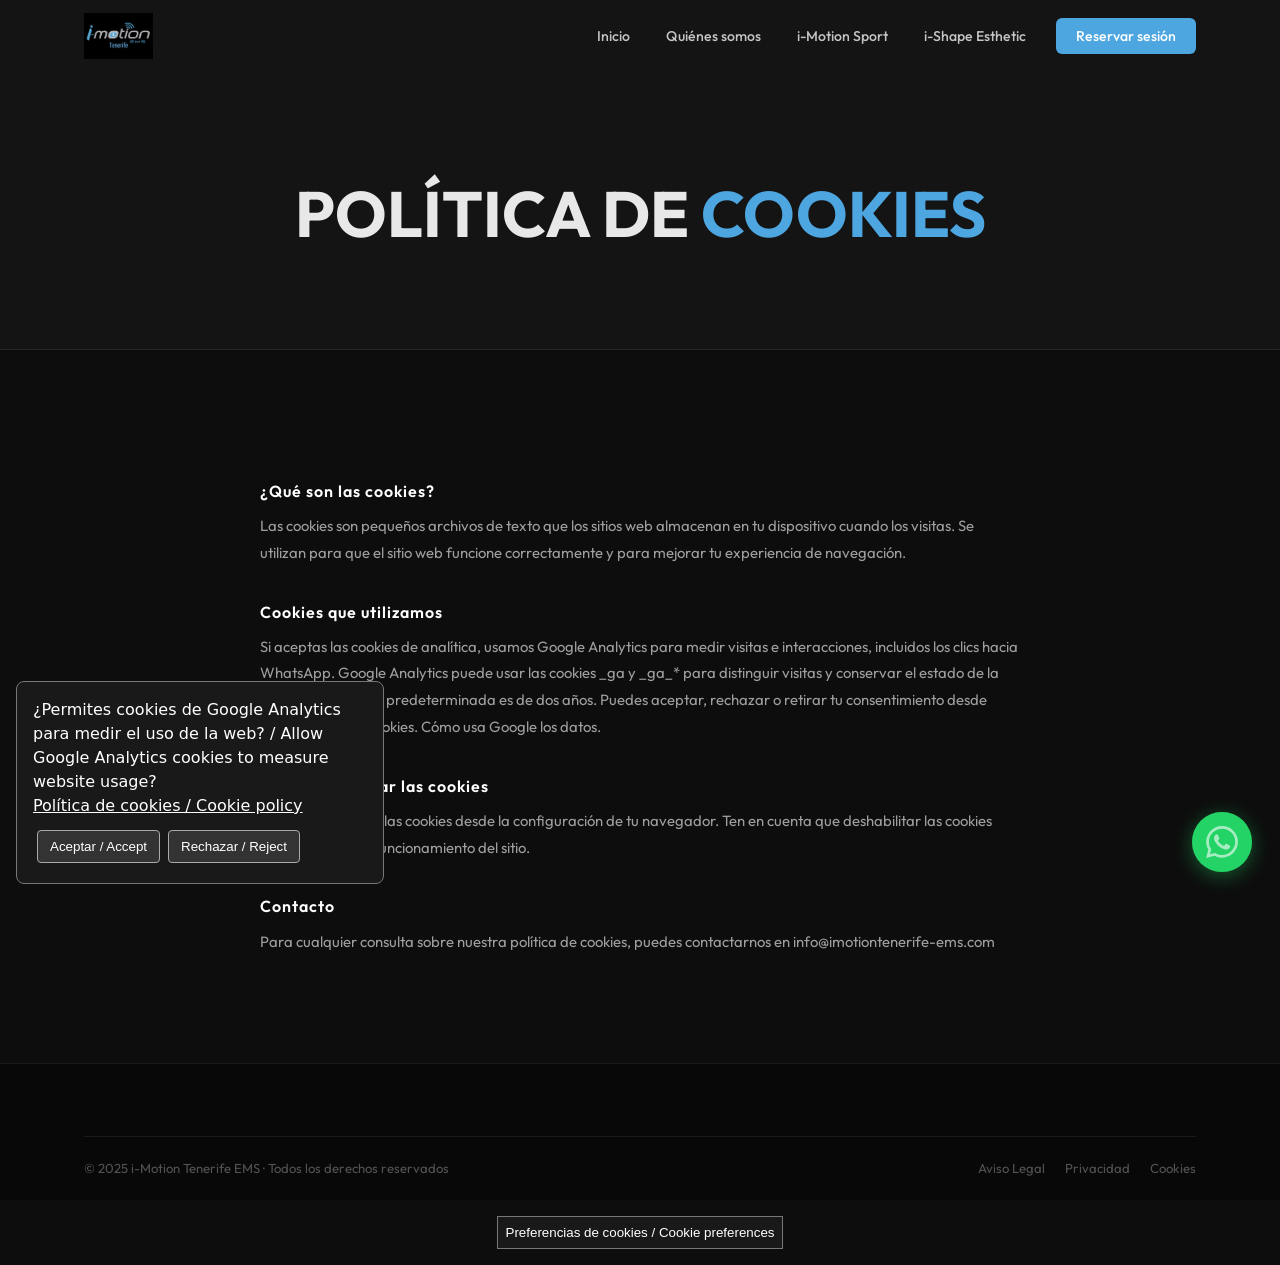
<file: politica-cookies.html>
<!DOCTYPE html>
<html lang="es">
<head>
<meta charset="UTF-8">
<meta name="viewport" content="width=device-width, initial-scale=1.0">
<title>Política de Cookies | i-Motion Tenerife EMS</title>
<link rel="preconnect" href="https://fonts.googleapis.com">
<link rel="preconnect" href="https://fonts.gstatic.com" crossorigin>
<link href="https://fonts.googleapis.com/css2?family=Bebas+Neue&family=Outfit:wght@300;400;500;600&display=swap" rel="stylesheet">
<link rel="stylesheet" href="css/style.css">
<style>
.legal-content { max-width: 760px; margin: 0 auto; }
.legal-content h3 { font-family: var(--font-body); font-size: 1rem; font-weight: 600; color: #fff; margin: 32px 0 8px; }
.legal-content p { font-size: 0.93rem; color: rgba(255,255,255,0.6); line-height: 1.8; margin-bottom: 12px; }
</style>
</head>
<body>
<nav class="navbar scrolled" id="navbar">
  <div class="nav-container">
    <a href="index.html" class="nav-logo"><img src="images/logo_i-motion_trans.png" alt="i-Motion Tenerife EMS" height="50"></a>
    <button class="nav-toggle" id="navToggle" aria-label="Menú"><span></span><span></span><span></span></button>
    <ul class="nav-links" id="navLinks">
      <li><a href="index.html">Inicio</a></li>
      <li><a href="quienes-somos.html">Quiénes somos</a></li>
      <li><a href="imotion-sport.html">i-Motion Sport</a></li>
      <li><a href="ishape-esthetic.html">i-Shape Esthetic</a></li>
      <li><a href="contacto.html" class="nav-cta">Reservar sesión</a></li>
    </ul>
  </div>
</nav>
<section class="page-hero"><div class="container"><h1>POLÍTICA DE <span class="accent">COOKIES</span></h1></div></section>
<section class="section"><div class="container"><div class="legal-content">
  <h3>¿Qué son las cookies?</h3>
  <p>Las cookies son pequeños archivos de texto que los sitios web almacenan en tu dispositivo cuando los visitas. Se utilizan para que el sitio web funcione correctamente y para mejorar tu experiencia de navegación.</p>
  <h3>Cookies que utilizamos</h3>
  <p>Si aceptas las cookies de analítica, usamos Google Analytics para medir visitas e interacciones, incluidos los clics hacia WhatsApp. Google Analytics puede usar las cookies _ga y _ga_* para distinguir visitas y conservar el estado de la sesión. Su duración predeterminada es de dos años. Puedes aceptar, rechazar o retirar tu consentimiento desde Preferencias de cookies. <a href="https://policies.google.com/technologies/partner-sites?hl=es">Cómo usa Google los datos</a>.</p>
  <h3>Cómo desactivar las cookies</h3>
  <p>Puedes desactivar las cookies desde la configuración de tu navegador. Ten en cuenta que deshabilitar las cookies puede afectar al funcionamiento del sitio.</p>
  <h3>Contacto</h3>
  <p>Para cualquier consulta sobre nuestra política de cookies, puedes contactarnos en info@imotiontenerife-ems.com</p>
</div></div></section>
<footer class="footer"><div class="container"><div class="footer-bottom"><p>© 2025 i-Motion Tenerife EMS · Todos los derechos reservados</p><div class="footer-legal"><a href="aviso-legal.html">Aviso Legal</a><a href="politica-privacidad.html">Privacidad</a><a href="politica-cookies.html">Cookies</a></div></div></div></footer>
<a href="https://wa.me/34643986544?text=Hola%2C%20me%20gustaria%20reservar%20una%20sesion%20de%20prueba%20gratuita" class="whatsapp-btn" target="_blank" rel="noopener" aria-label="WhatsApp"><div class="whatsapp-pulse"></div><svg viewBox="0 0 24 24" fill="white"><path d="M17.472 14.382c-.297-.149-1.758-.867-2.03-.967-.273-.099-.471-.148-.67.15-.197.297-.767.966-.94 1.164-.173.199-.347.223-.644.075-.297-.15-1.255-.463-2.39-1.475-.883-.788-1.48-1.761-1.653-2.059-.173-.297-.018-.458.13-.606.134-.133.298-.347.446-.52.149-.174.198-.298.298-.497.099-.198.05-.371-.025-.52-.075-.149-.669-1.612-.916-2.207-.242-.579-.487-.5-.669-.51-.173-.008-.371-.01-.57-.01-.198 0-.52.074-.792.372-.272.297-1.04 1.016-1.04 2.479 0 1.462 1.065 2.875 1.213 3.074.149.198 2.096 3.2 5.077 4.487.709.306 1.262.489 1.694.625.712.227 1.36.195 1.871.118.571-.085 1.758-.719 2.006-1.413.248-.694.248-1.289.173-1.413-.074-.124-.272-.198-.57-.347m-5.421 7.403h-.004a9.87 9.87 0 01-5.031-1.378l-.361-.214-3.741.982.998-3.648-.235-.374a9.86 9.86 0 01-1.51-5.26c.001-5.45 4.436-9.884 9.888-9.884 2.64 0 5.122 1.03 6.988 2.898a9.825 9.825 0 012.893 6.994c-.003 5.45-4.437 9.884-9.885 9.884m8.413-18.297A11.815 11.815 0 0012.05 0C5.495 0 .16 5.335.157 11.892c0 2.096.547 4.142 1.588 5.945L.057 24l6.305-1.654a11.882 11.882 0 005.683 1.448h.005c6.554 0 11.89-5.335 11.893-11.893a11.821 11.821 0 00-3.48-8.413z"/></svg></a>
<script src="js/main.js"></script>
<script defer src="/js/analytics.js?v=2"></script>
</body>
</html>
</file>
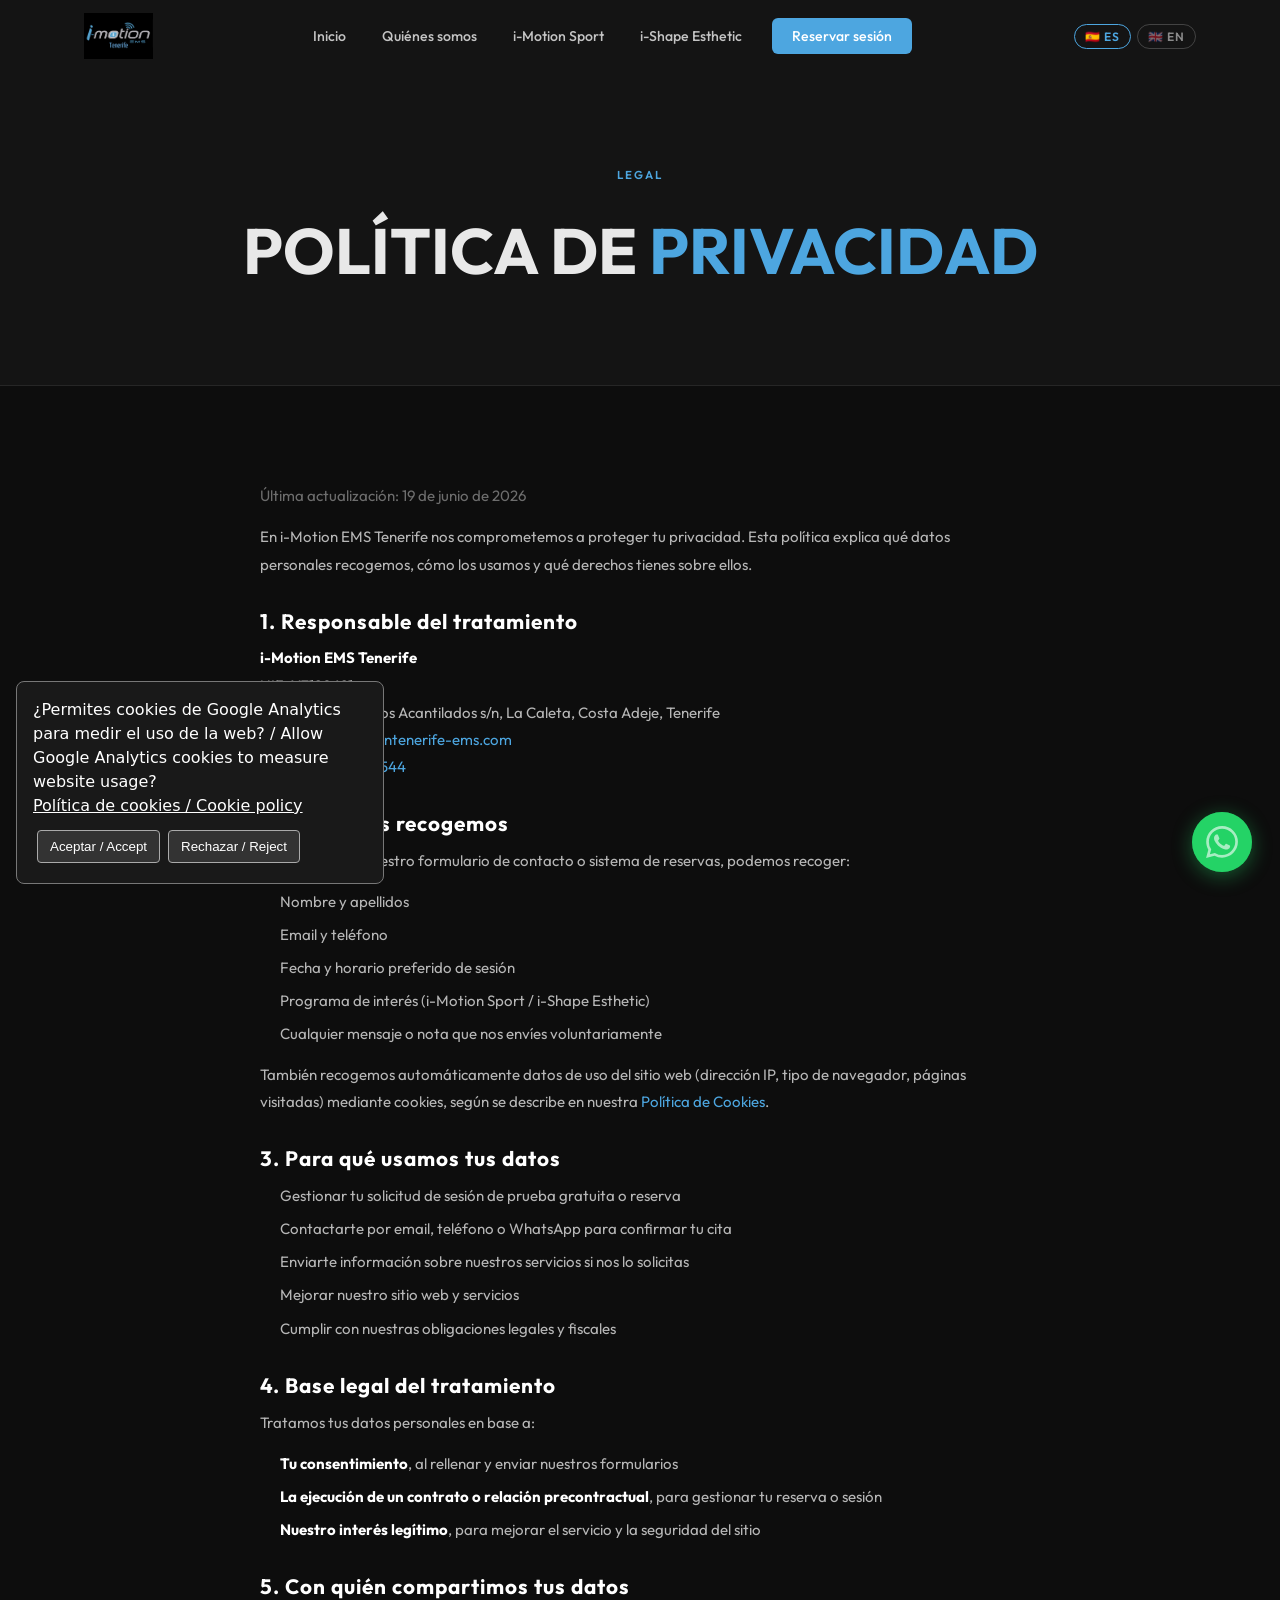
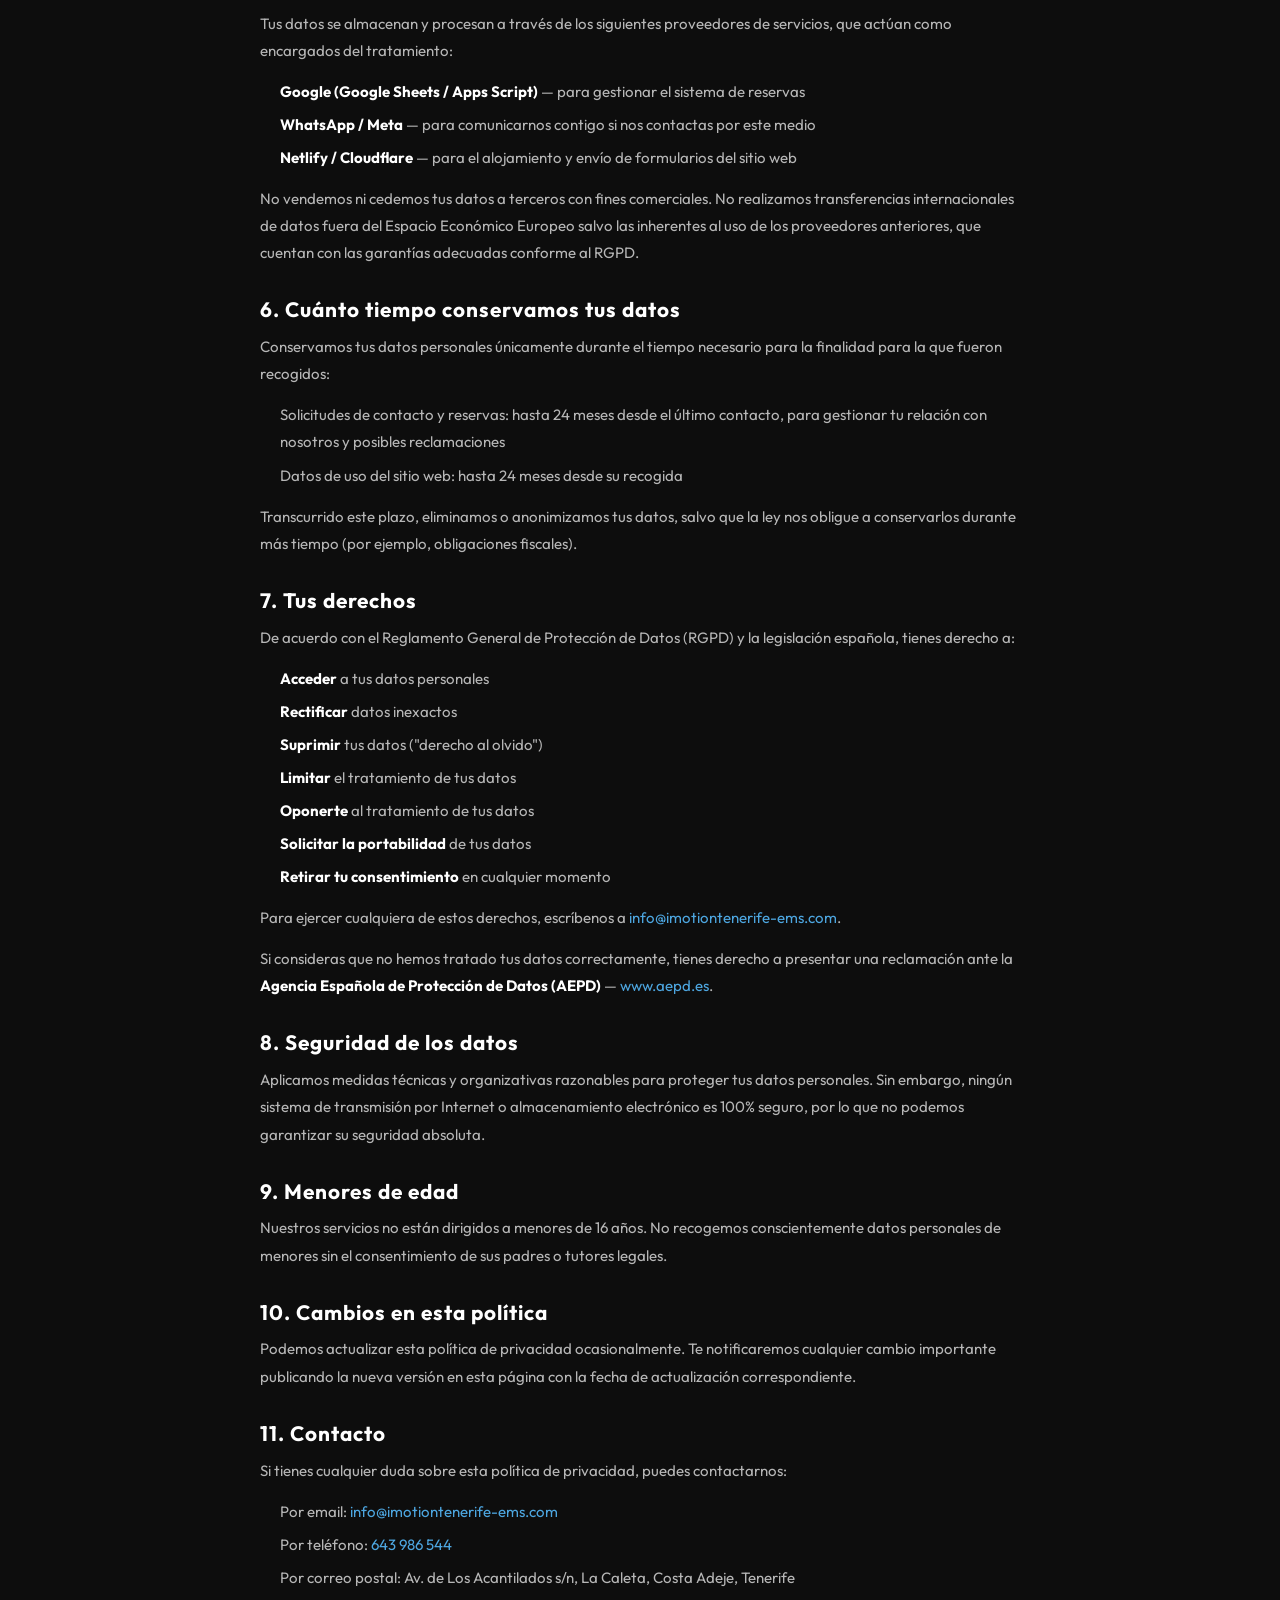
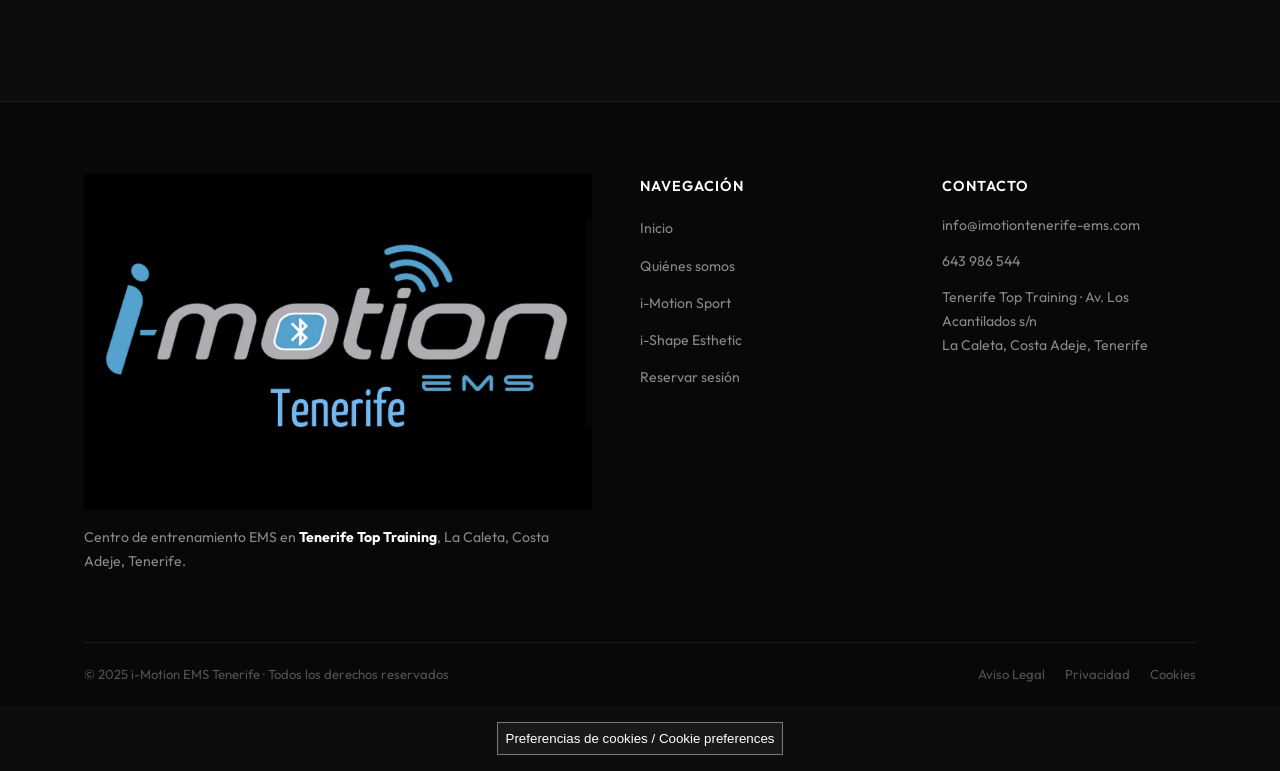
<file: politica-privacidad.html>
<!DOCTYPE html>
<html lang="es">
<head>
<meta charset="UTF-8">
<meta name="viewport" content="width=device-width, initial-scale=1.0">
<title>Política de Privacidad | i-Motion EMS Tenerife</title>
<meta name="description" content="Política de privacidad de i-Motion EMS Tenerife. Información sobre el tratamiento de datos personales.">
<link rel="preconnect" href="https://fonts.googleapis.com">
<link rel="preconnect" href="https://fonts.gstatic.com" crossorigin>
<link href="https://fonts.googleapis.com/css2?family=Bebas+Neue&family=Outfit:wght@300;400;500;600&display=swap" rel="stylesheet">
<link rel="stylesheet" href="css/style.css">
<link rel="canonical" href="https://imotiontenerife-ems.com/politica-privacidad.html">
<style>
.lang-switch{display:flex;align-items:center;gap:6px;margin-left:16px;}
.lang-btn{padding:4px 10px;border-radius:16px;border:1.5px solid rgba(255,255,255,0.2);background:transparent;color:rgba(255,255,255,0.5);font-family:'Outfit',sans-serif;font-size:0.75rem;font-weight:600;cursor:pointer;transition:all 0.3s;letter-spacing:1px;}
.lang-btn.active{border-color:var(--accent);color:var(--accent);}
.lang-btn:hover{border-color:var(--accent);color:var(--accent);}
.legal-content{max-width:760px;margin:0 auto;color:rgba(255,255,255,0.7);line-height:1.8;}
.legal-content h2{color:#fff;font-family:'Outfit',sans-serif;font-size:1.3rem;margin:32px 0 12px;}
.legal-content h2:first-child{margin-top:0;}
.legal-content p{margin-bottom:14px;font-size:0.94rem;}
.legal-content ul{margin:0 0 14px 20px;font-size:0.94rem;}
.legal-content li{margin-bottom:6px;}
.legal-content strong{color:#fff;}
.legal-content a{color:var(--accent);}
.legal-updated{color:rgba(255,255,255,0.4);font-size:0.82rem;margin-bottom:32px;}
</style>
</head>
<body>

<nav class="navbar scrolled" id="navbar">
  <div class="nav-container">
    <a href="index.html" class="nav-logo"><img src="images/logo_i-motion_trans.png" alt="i-Motion EMS Tenerife" height="50"></a>
    <button class="nav-toggle" id="navToggle" aria-label="Menú"><span></span><span></span><span></span></button>
    <ul class="nav-links" id="navLinks">
      <li><a href="index.html" data-i18n="nav_inicio">Inicio</a></li>
      <li><a href="quienes-somos.html" data-i18n="nav_quienes">Quiénes somos</a></li>
      <li><a href="imotion-sport.html" data-i18n="nav_sport">i-Motion Sport</a></li>
      <li><a href="ishape-esthetic.html" data-i18n="nav_esthetic">i-Shape Esthetic</a></li>
      <li><a href="contacto.html" class="nav-cta" data-i18n="nav_reservar">Reservar sesión</a></li>
    </ul>
    <div class="lang-switch">
      <button class="lang-btn active" data-lang="es" onclick="applyLang('es')">🇪🇸 ES</button>
      <button class="lang-btn" data-lang="en" onclick="applyLang('en')">🇬🇧 EN</button>
    </div>
  </div>
</nav>

<section class="page-hero">
  <div class="container">
    <span class="tag">Legal</span>
    <h1>POLÍTICA DE <span class="accent">PRIVACIDAD</span></h1>
  </div>
</section>

<section class="section">
  <div class="container">
    <div class="legal-content">
      <p class="legal-updated">Última actualización: 19 de junio de 2026</p>

      <p>En i-Motion EMS Tenerife nos comprometemos a proteger tu privacidad. Esta política explica qué datos personales recogemos, cómo los usamos y qué derechos tienes sobre ellos.</p>

      <h2>1. Responsable del tratamiento</h2>
      <p><strong>i-Motion EMS Tenerife</strong><br>
      NIF: Y7190691<br>
      Dirección: Av. de Los Acantilados s/n, La Caleta, Costa Adeje, Tenerife<br>
      Email: <a href="mailto:info@imotiontenerife-ems.com">info@imotiontenerife-ems.com</a><br>
      Teléfono: <a href="tel:643986544">643 986 544</a></p>

      <h2>2. Qué datos recogemos</h2>
      <p>Cuando utilizas nuestro formulario de contacto o sistema de reservas, podemos recoger:</p>
      <ul>
        <li>Nombre y apellidos</li>
        <li>Email y teléfono</li>
        <li>Fecha y horario preferido de sesión</li>
        <li>Programa de interés (i-Motion Sport / i-Shape Esthetic)</li>
        <li>Cualquier mensaje o nota que nos envíes voluntariamente</li>
      </ul>
      <p>También recogemos automáticamente datos de uso del sitio web (dirección IP, tipo de navegador, páginas visitadas) mediante cookies, según se describe en nuestra <a href="politica-cookies.html">Política de Cookies</a>.</p>

      <h2>3. Para qué usamos tus datos</h2>
      <ul>
        <li>Gestionar tu solicitud de sesión de prueba gratuita o reserva</li>
        <li>Contactarte por email, teléfono o WhatsApp para confirmar tu cita</li>
        <li>Enviarte información sobre nuestros servicios si nos lo solicitas</li>
        <li>Mejorar nuestro sitio web y servicios</li>
        <li>Cumplir con nuestras obligaciones legales y fiscales</li>
      </ul>

      <h2>4. Base legal del tratamiento</h2>
      <p>Tratamos tus datos personales en base a:</p>
      <ul>
        <li><strong>Tu consentimiento</strong>, al rellenar y enviar nuestros formularios</li>
        <li><strong>La ejecución de un contrato o relación precontractual</strong>, para gestionar tu reserva o sesión</li>
        <li><strong>Nuestro interés legítimo</strong>, para mejorar el servicio y la seguridad del sitio</li>
      </ul>

      <h2>5. Con quién compartimos tus datos</h2>
      <p>Tus datos se almacenan y procesan a través de los siguientes proveedores de servicios, que actúan como encargados del tratamiento:</p>
      <ul>
        <li><strong>Google (Google Sheets / Apps Script)</strong> — para gestionar el sistema de reservas</li>
        <li><strong>WhatsApp / Meta</strong> — para comunicarnos contigo si nos contactas por este medio</li>
        <li><strong>Netlify / Cloudflare</strong> — para el alojamiento y envío de formularios del sitio web</li>
      </ul>
      <p>No vendemos ni cedemos tus datos a terceros con fines comerciales. No realizamos transferencias internacionales de datos fuera del Espacio Económico Europeo salvo las inherentes al uso de los proveedores anteriores, que cuentan con las garantías adecuadas conforme al RGPD.</p>

      <h2>6. Cuánto tiempo conservamos tus datos</h2>
      <p>Conservamos tus datos personales únicamente durante el tiempo necesario para la finalidad para la que fueron recogidos:</p>
      <ul>
        <li>Solicitudes de contacto y reservas: hasta 24 meses desde el último contacto, para gestionar tu relación con nosotros y posibles reclamaciones</li>
        <li>Datos de uso del sitio web: hasta 24 meses desde su recogida</li>
      </ul>
      <p>Transcurrido este plazo, eliminamos o anonimizamos tus datos, salvo que la ley nos obligue a conservarlos durante más tiempo (por ejemplo, obligaciones fiscales).</p>

      <h2>7. Tus derechos</h2>
      <p>De acuerdo con el Reglamento General de Protección de Datos (RGPD) y la legislación española, tienes derecho a:</p>
      <ul>
        <li><strong>Acceder</strong> a tus datos personales</li>
        <li><strong>Rectificar</strong> datos inexactos</li>
        <li><strong>Suprimir</strong> tus datos ("derecho al olvido")</li>
        <li><strong>Limitar</strong> el tratamiento de tus datos</li>
        <li><strong>Oponerte</strong> al tratamiento de tus datos</li>
        <li><strong>Solicitar la portabilidad</strong> de tus datos</li>
        <li><strong>Retirar tu consentimiento</strong> en cualquier momento</li>
      </ul>
      <p>Para ejercer cualquiera de estos derechos, escríbenos a <a href="mailto:info@imotiontenerife-ems.com">info@imotiontenerife-ems.com</a>.</p>
      <p>Si consideras que no hemos tratado tus datos correctamente, tienes derecho a presentar una reclamación ante la <strong>Agencia Española de Protección de Datos (AEPD)</strong> — <a href="https://www.aepd.es" target="_blank" rel="noopener">www.aepd.es</a>.</p>

      <h2>8. Seguridad de los datos</h2>
      <p>Aplicamos medidas técnicas y organizativas razonables para proteger tus datos personales. Sin embargo, ningún sistema de transmisión por Internet o almacenamiento electrónico es 100% seguro, por lo que no podemos garantizar su seguridad absoluta.</p>

      <h2>9. Menores de edad</h2>
      <p>Nuestros servicios no están dirigidos a menores de 16 años. No recogemos conscientemente datos personales de menores sin el consentimiento de sus padres o tutores legales.</p>

      <h2>10. Cambios en esta política</h2>
      <p>Podemos actualizar esta política de privacidad ocasionalmente. Te notificaremos cualquier cambio importante publicando la nueva versión en esta página con la fecha de actualización correspondiente.</p>

      <h2>11. Contacto</h2>
      <p>Si tienes cualquier duda sobre esta política de privacidad, puedes contactarnos:</p>
      <ul>
        <li>Por email: <a href="mailto:info@imotiontenerife-ems.com">info@imotiontenerife-ems.com</a></li>
        <li>Por teléfono: <a href="tel:643986544">643 986 544</a></li>
        <li>Por correo postal: Av. de Los Acantilados s/n, La Caleta, Costa Adeje, Tenerife</li>
      </ul>
    </div>
  </div>
</section>

<footer class="footer">
  <div class="container">
    <div class="footer-grid">
      <div class="footer-brand"><img src="images/logo_i-motion_trans.png" alt="i-Motion EMS Tenerife" height="55"><p>Centro de entrenamiento EMS en <strong style="color:#fff;">Tenerife Top Training</strong>, La Caleta, Costa Adeje, Tenerife.</p></div>
      <div class="footer-col">
        <h4 data-i18n="foot_nav">Navegación</h4>
        <ul>
          <li><a href="index.html" data-i18n="nav_inicio">Inicio</a></li>
          <li><a href="quienes-somos.html" data-i18n="nav_quienes">Quiénes somos</a></li>
          <li><a href="imotion-sport.html" data-i18n="nav_sport">i-Motion Sport</a></li>
          <li><a href="ishape-esthetic.html" data-i18n="nav_esthetic">i-Shape Esthetic</a></li>
          <li><a href="contacto.html" data-i18n="nav_reservar">Reservar sesión</a></li>
        </ul>
      </div>
      <div class="footer-col">
        <h4 data-i18n="foot_contact">Contacto</h4>
        <ul class="contact-list">
          <li><a href="mailto:info@imotiontenerife-ems.com">info@imotiontenerife-ems.com</a></li>
          <li><a href="tel:643986544">643 986 544</a></li>
          <li>Tenerife Top Training · Av. Los Acantilados s/n<br>La Caleta, Costa Adeje, Tenerife</li>
        </ul>
      </div>
    </div>
    <div class="footer-bottom">
      <p data-i18n="foot_rights">© 2025 i-Motion EMS Tenerife · Todos los derechos reservados</p>
      <div class="footer-legal">
        <a href="aviso-legal.html" data-i18n="foot_legal">Aviso Legal</a>
        <a href="politica-privacidad.html" data-i18n="foot_privacy">Privacidad</a>
        <a href="politica-cookies.html" data-i18n="foot_cookies">Cookies</a>
      </div>
    </div>
  </div>
</footer>

<a href="https://wa.me/34643986544?text=Hola%2C%20me%20gustaria%20reservar%20una%20sesion%20de%20prueba%20gratuita" class="whatsapp-btn" target="_blank" rel="noopener" aria-label="WhatsApp"><div class="whatsapp-pulse"></div><svg viewBox="0 0 24 24" fill="white"><path d="M17.472 14.382c-.297-.149-1.758-.867-2.03-.967-.273-.099-.471-.148-.67.15-.197.297-.767.966-.94 1.164-.173.199-.347.223-.644.075-.297-.15-1.255-.463-2.39-1.475-.883-.788-1.48-1.761-1.653-2.059-.173-.297-.018-.458.13-.606.134-.133.298-.347.446-.52.149-.174.198-.298.298-.497.099-.198.05-.371-.025-.52-.075-.149-.669-1.612-.916-2.207-.242-.579-.487-.5-.669-.51-.173-.008-.371-.01-.57-.01-.198 0-.52.074-.792.372-.272.297-1.04 1.016-1.04 2.479 0 1.462 1.065 2.875 1.213 3.074.149.198 2.096 3.2 5.077 4.487.709.306 1.262.489 1.694.625.712.227 1.36.195 1.871.118.571-.085 1.758-.719 2.006-1.413.248-.694.248-1.289.173-1.413-.074-.124-.272-.198-.57-.347m-5.421 7.403h-.004a9.87 9.87 0 01-5.031-1.378l-.361-.214-3.741.982.998-3.648-.235-.374a9.86 9.86 0 01-1.51-5.26c.001-5.45 4.436-9.884 9.888-9.884 2.64 0 5.122 1.03 6.988 2.898a9.825 9.825 0 012.893 6.994c-.003 5.45-4.437 9.884-9.885 9.884m8.413-18.297A11.815 11.815 0 0012.05 0C5.495 0 .16 5.335.157 11.892c0 2.096.547 4.142 1.588 5.945L.057 24l6.305-1.654a11.882 11.882 0 005.683 1.448h.005c6.554 0 11.89-5.335 11.893-11.893a11.821 11.821 0 00-3.48-8.413z"/></svg></a>

<script src="js/main.js"></script>
<script defer src="/js/analytics.js?v=2"></script>
</body>
</html>
</file>
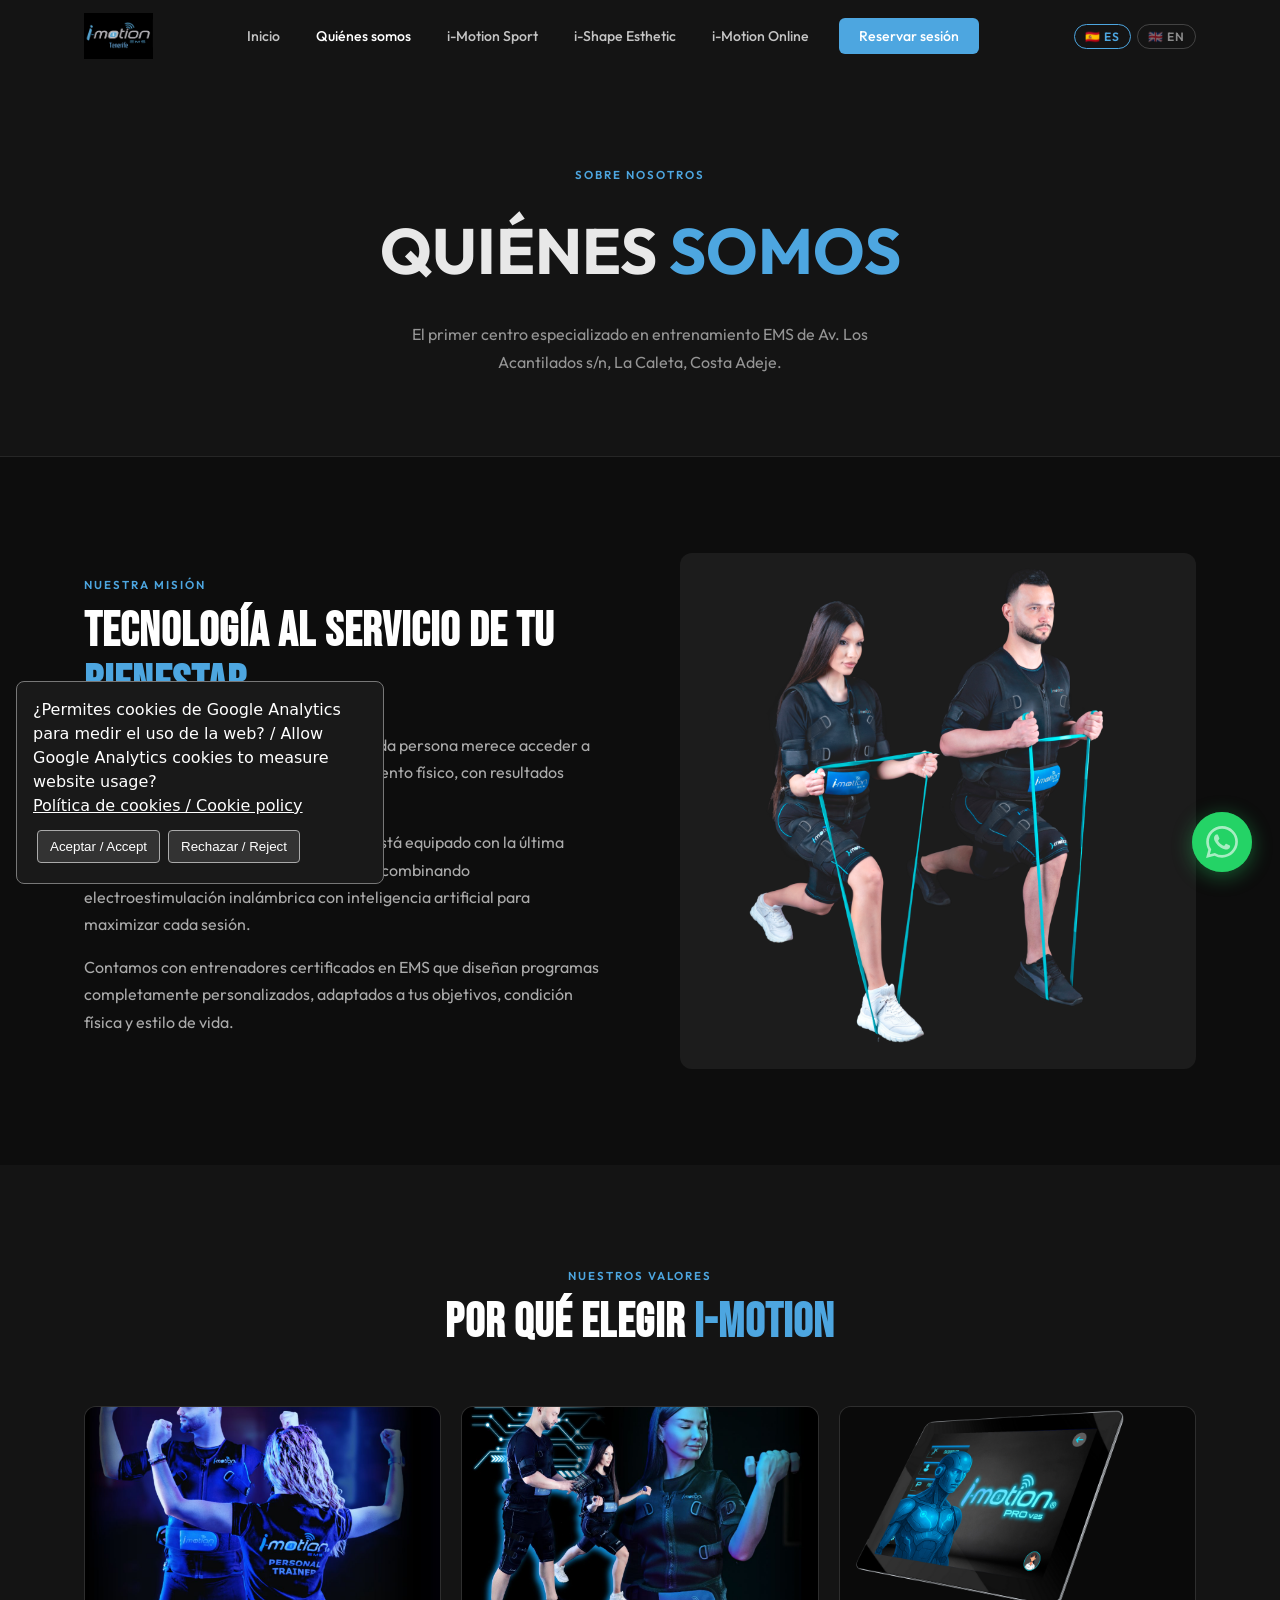
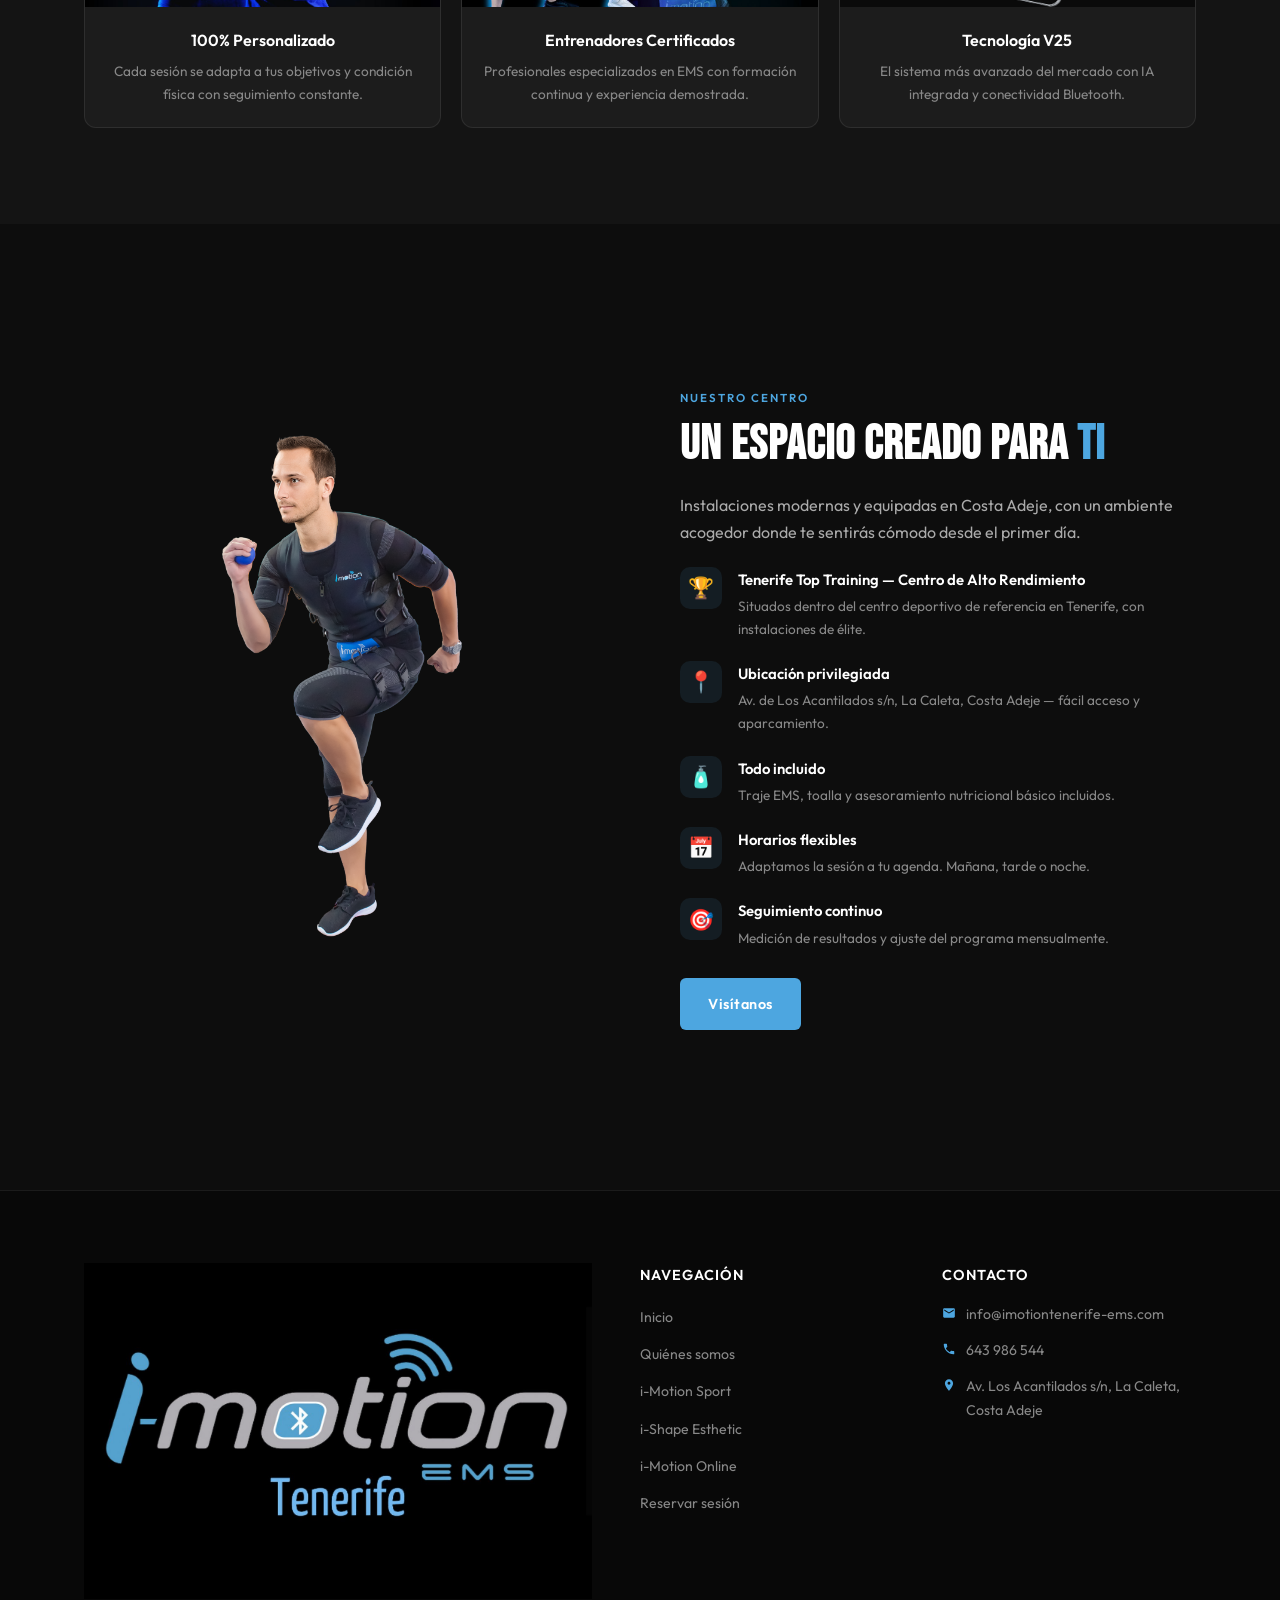
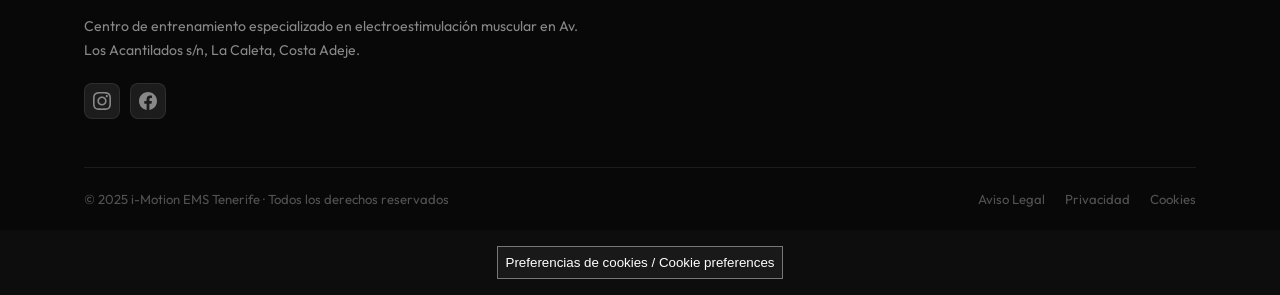
<file: quienes-somos.html>
<!DOCTYPE html>
<html lang="es">
<head>
<meta charset="UTF-8">
<meta name="viewport" content="width=device-width, initial-scale=1.0">
<title>Quiénes Somos | i-Motion EMS Tenerife | Tenerife Top Training Costa Adeje</title>
<meta name="description" content="Conoce i-Motion EMS Tenerife, centro especializado en electroestimulación muscular en Tenerife Top Training, Av. Los Acantilados s/n, La Caleta, Costa Adeje.">
<link rel="preconnect" href="https://fonts.googleapis.com">
<link rel="preconnect" href="https://fonts.gstatic.com" crossorigin>
<link href="https://fonts.googleapis.com/css2?family=Bebas+Neue&family=Outfit:wght@300;400;500;600&display=swap" rel="stylesheet">
<link rel="stylesheet" href="css/style.css">
<link rel="canonical" href="https://imotiontenerife-ems.com/quienes-somos.html">
<style>
.lang-switch{display:flex;align-items:center;gap:6px;margin-left:16px;}
.lang-btn{padding:4px 10px;border-radius:16px;border:1.5px solid rgba(255,255,255,0.2);background:transparent;color:rgba(255,255,255,0.5);font-family:'Outfit',sans-serif;font-size:0.75rem;font-weight:600;cursor:pointer;transition:all 0.3s;letter-spacing:1px;}
.lang-btn.active{border-color:var(--accent);color:var(--accent);}
.lang-btn:hover{border-color:var(--accent);color:var(--accent);}
</style>
</head>
<body>

<nav class="navbar scrolled" id="navbar">
  <div class="nav-container">
    <a href="index.html" class="nav-logo">
      <img src="images/logo_i-motion_trans.png" alt="i-Motion Tenerife EMS" height="50">
    </a>
    <button class="nav-toggle" id="navToggle" aria-label="Menú"><span></span><span></span><span></span></button>
    <ul class="nav-links" id="navLinks">
      <li><a href="index.html" data-i18n="nav_inicio">Inicio</a></li>
      <li><a href="quienes-somos.html" class="active" data-i18n="nav_quienes">Quiénes somos</a></li>
      <li><a href="imotion-sport.html" data-i18n="nav_sport">i-Motion Sport</a></li>
      <li><a href="ishape-esthetic.html" data-i18n="nav_esthetic">i-Shape Esthetic</a></li>
      <li><a href="imotion-online.html" data-i18n="nav_online">i-Motion Online</a></li>
      <li><a href="contacto.html" class="nav-cta" data-i18n="nav_reservar">Reservar sesión</a></li>
    </ul>
    <div class="lang-switch">
      <button class="lang-btn active" data-lang="es" onclick="applyLang('es')">🇪🇸 ES</button>
      <button class="lang-btn" data-lang="en" onclick="applyLang('en')">🇬🇧 EN</button>
    </div>
  </div>
</nav>

<section class="page-hero">
  <div class="container">
    <span class="tag" data-i18n="qs_hero_tag">Sobre nosotros</span>
    <h1 data-i18n="qs_hero_title">QUIÉNES <span class="accent">SOMOS</span></h1>
    <p style="color:rgba(255,255,255,0.55);max-width:540px;margin:16px auto 0;" data-i18n="qs_hero_sub">El primer centro especializado en entrenamiento EMS de Av. Los Acantilados s/n, La Caleta, Costa Adeje.</p>
  </div>
</section>

<section class="section">
  <div class="container">
    <div class="intro-grid reveal">
      <div class="intro-text">
        <span class="tag" data-i18n="qs_mission_tag">Nuestra misión</span>
        <h2 data-i18n="qs_mission_title">Tecnología al servicio de tu <span class="accent">bienestar</span></h2>
        <p style="color:rgba(255,255,255,0.65);margin-bottom:16px;" data-i18n="qs_p1">En i-Motion Tenerife EMS creemos que cada persona merece acceder a la tecnología más avanzada en entrenamiento físico, con resultados reales y en el menor tiempo posible.</p>
        <p style="color:rgba(255,255,255,0.65);margin-bottom:16px;" data-i18n="qs_p2">Nuestro centro, ubicado en Costa Adeje, está equipado con la última generación del sistema i-motion Pro V25, combinando electroestimulación inalámbrica con inteligencia artificial para maximizar cada sesión.</p>
        <p style="color:rgba(255,255,255,0.65);" data-i18n="qs_p3">Contamos con entrenadores certificados en EMS que diseñan programas completamente personalizados, adaptados a tus objetivos, condición física y estilo de vida.</p>
      </div>
      <div class="intro-visual">
        <div class="intro-img-wrap">
          <img src="images/v24-varna2.png" alt="Centro i-Motion Tenerife" class="intro-img">
        </div>
      </div>
    </div>
  </div>
</section>

<section class="section dark-section">
  <div class="container">
    <div class="section-header center reveal">
      <span class="tag" data-i18n="qs_values_tag">Nuestros valores</span>
      <h2 data-i18n="qs_values_title">Por qué elegir <span class="accent">i-Motion</span></h2>
    </div>
    <div class="tech-grid reveal">
      <div class="tech-card">
        <img src="images/imagen_web_1.jpg" alt="Entrenamiento personalizado" class="tech-img">
        <h4 data-i18n="qs_v1t">100% Personalizado</h4>
        <p data-i18n="qs_v1p">Cada sesión se adapta a tus objetivos y condición física con seguimiento constante.</p>
      </div>
      <div class="tech-card">
        <img src="images/imagen_web_2.jpg" alt="Entrenadores certificados" class="tech-img">
        <h4 data-i18n="qs_v2t">Entrenadores Certificados</h4>
        <p data-i18n="qs_v2p">Profesionales especializados en EMS con formación continua y experiencia demostrada.</p>
      </div>
      <div class="tech-card">
        <img src="images/TABLET-CON-IA-integrada.png" alt="Tecnología de vanguardia" class="tech-img">
        <h4 data-i18n="qs_v3t">Tecnología V25</h4>
        <p data-i18n="qs_v3p">El sistema más avanzado del mercado con IA integrada y conectividad Bluetooth.</p>
      </div>
    </div>
  </div>
</section>

<section class="section">
  <div class="container">
    <div class="benefits-grid reveal">
      <div>
        <img src="images/dani_falso_v25.png" alt="Entrenamiento EMS en acción" style="border-radius:12px;width:100%;">
      </div>
      <div class="benefits-content">
        <span class="tag" data-i18n="qs_centro_tag">Nuestro centro</span>
        <h2 data-i18n="qs_centro_title">Un espacio creado para <span class="accent">ti</span></h2>
        <p style="color:rgba(255,255,255,0.65);margin-bottom:20px;" data-i18n="qs_centro_sub">Instalaciones modernas y equipadas en Costa Adeje, con un ambiente acogedor donde te sentirás cómodo desde el primer día.</p>
        <div class="benefits-list">
          <div class="benefit-item"><div class="benefit-icon">🏆</div><div><strong data-i18n="qs_c1t">Tenerife Top Training — Centro de Alto Rendimiento</strong><p data-i18n="qs_c1p">Situados dentro del centro deportivo de referencia en Tenerife, con instalaciones de élite.</p></div></div>
          <div class="benefit-item"><div class="benefit-icon">📍</div><div><strong data-i18n="qs_c2t">Ubicación privilegiada</strong><p data-i18n="qs_c2p">Av. de Los Acantilados s/n, La Caleta, Costa Adeje — fácil acceso y aparcamiento.</p></div></div>
          <div class="benefit-item"><div class="benefit-icon">🧴</div><div><strong data-i18n="qs_c3t">Todo incluido</strong><p data-i18n="qs_c3p">Traje EMS, toalla y asesoramiento nutricional básico incluidos.</p></div></div>
          <div class="benefit-item"><div class="benefit-icon">📅</div><div><strong data-i18n="qs_c4t">Horarios flexibles</strong><p data-i18n="qs_c4p">Adaptamos la sesión a tu agenda. Mañana, tarde o noche.</p></div></div>
          <div class="benefit-item"><div class="benefit-icon">🎯</div><div><strong data-i18n="qs_c5t">Seguimiento continuo</strong><p data-i18n="qs_c5p">Medición de resultados y ajuste del programa mensualmente.</p></div></div>
        </div>
        <a href="contacto.html" class="btn btn-primary" style="margin-top:28px;" data-i18n="qs_visit_btn">Visítanos</a>
      </div>
    </div>
  </div>
</section>

<footer class="footer">
  <div class="container">
    <div class="footer-grid">
      <div class="footer-brand">
        <img src="images/logo_i-motion_trans.png" alt="i-Motion Tenerife EMS" height="55">
        <p>Centro de entrenamiento especializado en electroestimulación muscular en Av. Los Acantilados s/n, La Caleta, Costa Adeje.</p>
        <div class="social-links">
          <a href="#" aria-label="Instagram"><svg width="18" height="18" viewBox="0 0 24 24" fill="currentColor"><path d="M12 2.163c3.204 0 3.584.012 4.85.07 3.252.148 4.771 1.691 4.919 4.919.058 1.265.069 1.645.069 4.849 0 3.205-.012 3.584-.069 4.849-.149 3.225-1.664 4.771-4.919 4.919-1.266.058-1.644.07-4.85.07-3.204 0-3.584-.012-4.849-.07-3.26-.149-4.771-1.699-4.919-4.92-.058-1.265-.07-1.644-.07-4.849 0-3.204.013-3.583.07-4.849.149-3.227 1.664-4.771 4.919-4.919 1.266-.057 1.645-.069 4.849-.069zm0-2.163c-3.259 0-3.667.014-4.947.072-4.358.2-6.78 2.618-6.98 6.98-.059 1.281-.073 1.689-.073 4.948 0 3.259.014 3.668.072 4.948.2 4.358 2.618 6.78 6.98 6.98 1.281.058 1.689.072 4.948.072 3.259 0 3.668-.014 4.948-.072 4.354-.2 6.782-2.618 6.979-6.98.059-1.28.073-1.689.073-4.948 0-3.259-.014-3.667-.072-4.947-.196-4.354-2.617-6.78-6.979-6.98-1.281-.059-1.69-.073-4.949-.073zm0 5.838c-3.403 0-6.162 2.759-6.162 6.162s2.759 6.163 6.162 6.163 6.162-2.759 6.162-6.163c0-3.403-2.759-6.162-6.162-6.162zm0 10.162c-2.209 0-4-1.79-4-4 0-2.209 1.791-4 4-4s4 1.791 4 4c0 2.21-1.791 4-4 4zm6.406-11.845c-.796 0-1.441.645-1.441 1.44s.645 1.44 1.441 1.44c.795 0 1.439-.645 1.439-1.44s-.644-1.44-1.439-1.44z"/></svg></a>
          <a href="#" aria-label="Facebook"><svg width="18" height="18" viewBox="0 0 24 24" fill="currentColor"><path d="M24 12.073c0-6.627-5.373-12-12-12s-12 5.373-12 12c0 5.99 4.388 10.954 10.125 11.854v-8.385H7.078v-3.47h3.047V9.43c0-3.007 1.792-4.669 4.533-4.669 1.312 0 2.686.235 2.686.235v2.953H15.83c-1.491 0-1.956.925-1.956 1.874v2.25h3.328l-.532 3.47h-2.796v8.385C19.612 23.027 24 18.062 24 12.073z"/></svg></a>
        </div>
      </div>
      <div class="footer-col">
        <h4 data-i18n="foot_nav">Navegación</h4>
        <ul>
          <li><a href="index.html" data-i18n="nav_inicio">Inicio</a></li>
          <li><a href="quienes-somos.html" data-i18n="nav_quienes">Quiénes somos</a></li>
          <li><a href="imotion-sport.html" data-i18n="nav_sport">i-Motion Sport</a></li>
          <li><a href="ishape-esthetic.html" data-i18n="nav_esthetic">i-Shape Esthetic</a></li>
          <li><a href="imotion-online.html" data-i18n="nav_online">i-Motion Online</a></li>
          <li><a href="contacto.html" data-i18n="nav_reservar">Reservar sesión</a></li>
        </ul>
      </div>
      <div class="footer-col">
        <h4 data-i18n="foot_contact">Contacto</h4>
        <ul class="contact-list">
          <li><svg width="14" height="14" viewBox="0 0 24 24" fill="currentColor"><path d="M20 4H4c-1.1 0-2 .9-2 2v12c0 1.1.9 2 2 2h16c1.1 0 2-.9 2-2V6c0-1.1-.9-2-2-2zm0 4l-8 5-8-5V6l8 5 8-5v2z"/></svg><a href="mailto:info@imotiontenerife-ems.com">info@imotiontenerife-ems.com</a></li>
          <li><svg width="14" height="14" viewBox="0 0 24 24" fill="currentColor"><path d="M6.62 10.79c1.44 2.83 3.76 5.14 6.59 6.59l2.2-2.2c.27-.27.67-.36 1.02-.24 1.12.37 2.33.57 3.57.57.55 0 1 .45 1 1V20c0 .55-.45 1-1 1-9.39 0-17-7.61-17-17 0-.55.45-1 1-1h3.5c.55 0 1 .45 1 1 0 1.25.2 2.45.57 3.57.11.35.03.74-.25 1.02l-2.2 2.2z"/></svg><a href="tel:643986544">643 986 544</a></li>
          <li><svg width="14" height="14" viewBox="0 0 24 24" fill="currentColor"><path d="M12 2C8.13 2 5 5.13 5 9c0 5.25 7 13 7 13s7-7.75 7-13c0-3.87-3.13-7-7-7zm0 9.5c-1.38 0-2.5-1.12-2.5-2.5s1.12-2.5 2.5-2.5 2.5 1.12 2.5 2.5-1.12 2.5-2.5 2.5z"/></svg>Av. Los Acantilados s/n, La Caleta, Costa Adeje</li>
        </ul>
      </div>
    </div>
    <div class="footer-bottom">
      <p data-i18n="foot_rights">© 2025 i-Motion EMS Tenerife · Todos los derechos reservados</p>
      <div class="footer-legal">
        <a href="aviso-legal.html" data-i18n="foot_legal">Aviso Legal</a>
        <a href="politica-privacidad.html" data-i18n="foot_privacy">Privacidad</a>
        <a href="politica-cookies.html" data-i18n="foot_cookies">Cookies</a>
      </div>
    </div>
  </div>
</footer>

<a href="https://wa.me/34643986544?text=Hola%2C%20me%20gustaria%20reservar%20una%20sesion%20de%20prueba%20gratuita" class="whatsapp-btn" target="_blank" rel="noopener" aria-label="WhatsApp"><div class="whatsapp-pulse"></div><svg viewBox="0 0 24 24" fill="white"><path d="M17.472 14.382c-.297-.149-1.758-.867-2.03-.967-.273-.099-.471-.148-.67.15-.197.297-.767.966-.94 1.164-.173.199-.347.223-.644.075-.297-.15-1.255-.463-2.39-1.475-.883-.788-1.48-1.761-1.653-2.059-.173-.297-.018-.458.13-.606.134-.133.298-.347.446-.52.149-.174.198-.298.298-.497.099-.198.05-.371-.025-.52-.075-.149-.669-1.612-.916-2.207-.242-.579-.487-.5-.669-.51-.173-.008-.371-.01-.57-.01-.198 0-.52.074-.792.372-.272.297-1.04 1.016-1.04 2.479 0 1.462 1.065 2.875 1.213 3.074.149.198 2.096 3.2 5.077 4.487.709.306 1.262.489 1.694.625.712.227 1.36.195 1.871.118.571-.085 1.758-.719 2.006-1.413.248-.694.248-1.289.173-1.413-.074-.124-.272-.198-.57-.347m-5.421 7.403h-.004a9.87 9.87 0 01-5.031-1.378l-.361-.214-3.741.982.998-3.648-.235-.374a9.86 9.86 0 01-1.51-5.26c.001-5.45 4.436-9.884 9.888-9.884 2.64 0 5.122 1.03 6.988 2.898a9.825 9.825 0 012.893 6.994c-.003 5.45-4.437 9.884-9.885 9.884m8.413-18.297A11.815 11.815 0 0012.05 0C5.495 0 .16 5.335.157 11.892c0 2.096.547 4.142 1.588 5.945L.057 24l6.305-1.654a11.882 11.882 0 005.683 1.448h.005c6.554 0 11.89-5.335 11.893-11.893a11.821 11.821 0 00-3.48-8.413z"/></svg></a>

<script src="js/main.js"></script>
<script defer src="/js/analytics.js?v=2"></script>
</body>
</html>
</file>
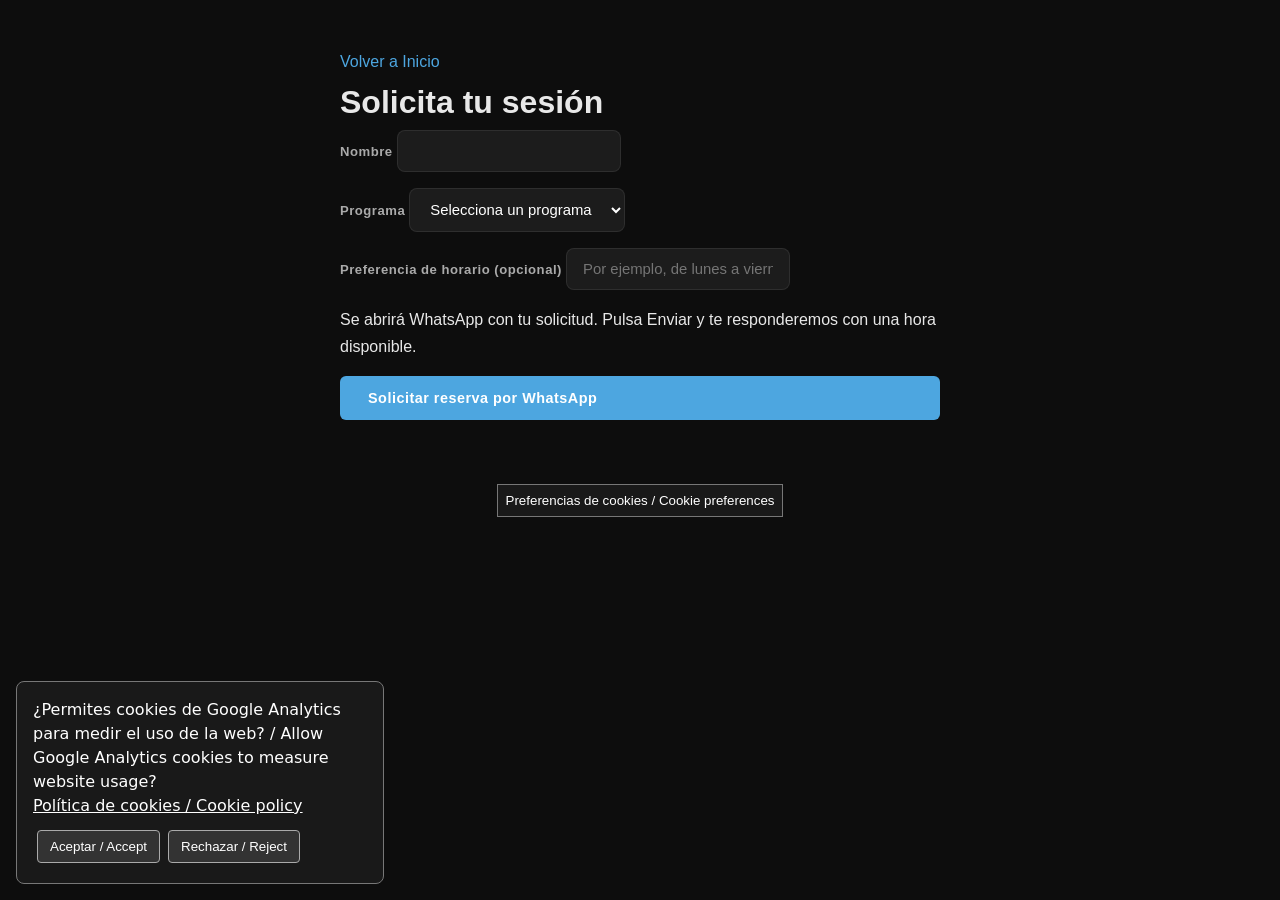
<file: reservas.html>
<!doctype html>
<html lang="es">
<head>
<meta charset="utf-8">
<meta name="viewport" content="width=device-width, initial-scale=1">
<title>Solicitar reserva por WhatsApp | i-Motion EMS Tenerife</title>
<link rel="stylesheet" href="/css/style.css">
</head>
<body>
<main class="container" style="max-width:640px;padding:48px 20px">
<a href="/" class="accent">Volver a Inicio</a>
<h1>Solicita tu sesión</h1>
<form class="contact-form" data-whatsapp-request>
  <div class="form-group"><label>Nombre <input name="nombre" required maxlength="80" autocomplete="given-name"></label></div>
  <div class="form-group"><label>Programa <select name="programa" required>
    <option value="">Selecciona un programa</option><option>i-Motion Sport</option><option>i-Shape Esthetic</option><option>Aún no lo sé</option>
  </select></label></div>
  <div class="form-group"><label>Preferencia de horario (opcional) <input name="horario" maxlength="120" placeholder="Por ejemplo, de lunes a viernes por la tarde"></label></div>
  <p>Se abrirá WhatsApp con tu solicitud. Pulsa Enviar y te responderemos con una hora disponible.</p>
  <button class="btn btn-primary" type="submit">Solicitar reserva por WhatsApp</button>
</form>
<script defer src="/js/whatsapp-request.js"></script>
</main>
<script defer src="/js/analytics.js?v=2"></script>
</body>
</html>
</file>
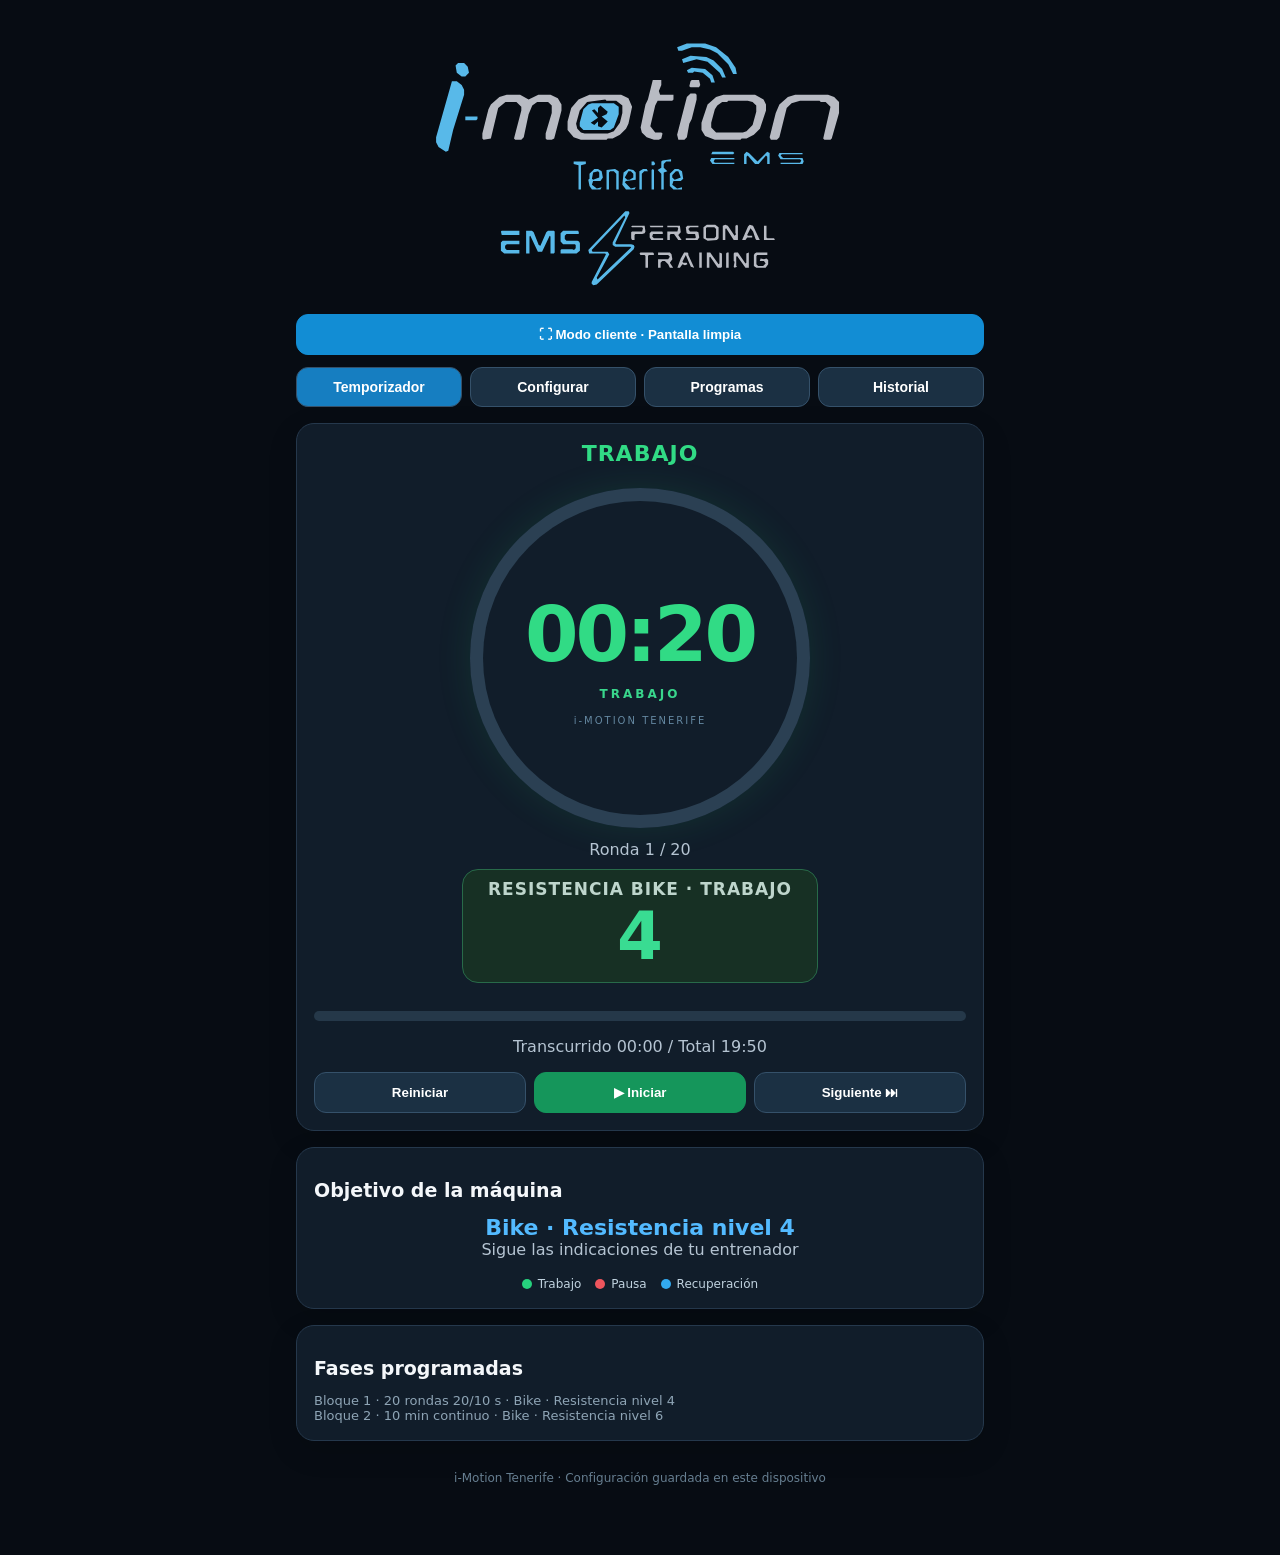
<file: timer-entrenamiento.html>
<!doctype html><html lang="es"><meta charset="utf-8"><meta name="viewport" content="width=device-width,initial-scale=1,viewport-fit=cover"><meta name="theme-color" content="#070c13"><meta name="apple-mobile-web-app-capable" content="yes"><meta name="apple-mobile-web-app-status-bar-style" content="black-translucent"><title>i-Motion Tenerife Timer</title><style>
*{box-sizing:border-box}body{margin:0;background:#070c13;color:#f4f7fa;font:16px system-ui,-apple-system,sans-serif}main{max-width:720px;margin:auto;padding:20px 16px 70px}header{text-align:center;padding:15px 0 22px}h1{font-style:italic;font-size:38px;letter-spacing:-2px;margin:0;color:#56b8ed}h1 span{color:#b8c1cc}small{color:#8ba0b2}h2{font-size:19px;margin:14px 0}.panel{background:#111d2a;border:1px solid #25384c;border-radius:18px;padding:17px;margin-bottom:16px}.tabs{display:flex;gap:8px;margin-bottom:16px}.tabs button{flex:1;min-width:0;padding:11px 5px;font-size:clamp(11px,2.5vw,14px)}.tabs button.active{background:#167ec1}button{border:1px solid #35516a;background:#1b3043;color:white;border-radius:12px;padding:12px 14px;font-weight:650;cursor:pointer}.primary{background:#128dd4;border-color:#128dd4}button:disabled{opacity:.45}input,select{width:100%;background:#09121c;border:1px solid #3b5165;color:white;padding:12px;border-radius:9px;font-size:16px}label{display:block;color:#bdd0df;font-size:13px;margin:8px 0 5px}.grid{display:grid;grid-template-columns:1fr 1fr;gap:12px}.row{display:flex;gap:8px;align-items:center;flex-wrap:wrap}.row>*{flex:1}.hidden{display:none}.time{text-align:center;font-size:clamp(65px,18vw,110px);font-weight:750;font-variant-numeric:tabular-nums;letter-spacing:-5px;margin:12px 0}.phase{text-align:center;color:#53baff;font-size:22px;font-weight:700}.hint{text-align:center;color:#b5c4d2}.bar{height:10px;background:#253849;border-radius:12px;overflow:hidden}.bar>div{height:100%;background:#23a6e8;width:0}.item{padding:12px;border:1px solid #2d4356;border-radius:12px;margin:8px 0}.item strong{color:#69c5f8}.muted{color:#8ea4b5;font-size:13px}.warning{color:#ffcf7b}footer{text-align:center;color:#667e90;font-size:12px;margin-top:30px}body.work-mode .panel:first-child{border-color:#20b969}body.rest-mode .panel:first-child{border-color:#ed4b53}body.work-mode #phase,body.work-mode #clock{color:#31db85}body.rest-mode #phase,body.rest-mode #clock{color:#ff626a}body.work-mode #progress{background:#20ca72}body.rest-mode #progress{background:#e94752}body.work-mode #play{background:#15965b;border-color:#15965b}body.rest-mode #play{background:#ba303d;border-color:#ba303d}#clock{transition:color .15s}#phase{transition:color .15s}.brand{display:flex;flex-direction:column;align-items:center;gap:3px}.brand-main{font-size:clamp(43px,10vw,70px);font-weight:800;font-style:italic;letter-spacing:-4px;line-height:1;color:#b6bcc7}.brand-main span:first-child{color:#57b9e9}.brand-main .signal{font-style:normal;color:#54b6e5;font-size:25px;vertical-align:top;letter-spacing:0}.brand-sub{font-size:19px;color:#5abded;font-weight:800;letter-spacing:2px}.brand-sub b{color:#b9c1cc;margin-left:15px}.brand-training{margin-top:9px;font-size:12px;letter-spacing:3px;color:#aab4c1} .brand-training:first-letter{color:#53baf0}.timer-ring{width:min(72vw,340px);height:min(72vw,340px);margin:22px auto 12px;border-radius:50%;background:conic-gradient(var(--ring-color,#28a8ed) var(--ring-progress,0%),#2b4053 0);padding:13px;display:grid;place-items:center;transition:background .2s}.ring-center{width:100%;height:100%;border-radius:50%;background:#111d2a;display:flex;flex-direction:column;align-items:center;justify-content:center}.timer-ring .time{font-size:clamp(46px,11vw,77px);letter-spacing:-3px;margin:0}#ringLabel{font-size:12px;font-weight:800;letter-spacing:3px;color:#92a8ba;margin-top:8px}body.work-mode .timer-ring{--ring-color:#24ce77}body.rest-mode .timer-ring{--ring-color:#ed4b53}body.work-mode #ringLabel{color:#39d68c}body.rest-mode #ringLabel{color:#ff6c72}@media(max-width:380px){.timer-ring{padding:10px}} .display-name{text-align:center;color:#fff;font-weight:800;font-size:clamp(22px,5vw,34px);margin:0 0 18px;overflow-wrap:anywhere}.display-name[hidden]{display:none}.brand-rule{width:110px;height:3px;border-radius:9px;margin:13px auto 0;background:linear-gradient(90deg,transparent,#58b9ec,transparent)}.phase-key{display:flex;justify-content:center;gap:14px;flex-wrap:wrap;margin-top:18px;font-size:12px;color:#c0d2df}.phase-key span{display:inline-flex;align-items:center;gap:6px}.phase-key i{display:inline-block;width:10px;height:10px;border-radius:50%}.key-work{background:#26d17d}.key-rest{background:#ee555d}.key-recovery{background:#32aaf0}#ringHint{font-size:10px;color:#6487a0;letter-spacing:2px;margin-top:14px}.panel{box-shadow:0 10px 30px #0002}body.work-mode .timer-ring{box-shadow:0 0 35px #1aab5c24}body.rest-mode .timer-ring{box-shadow:0 0 35px #f04c4c24}#phase{letter-spacing:1px;text-transform:uppercase}button:focus-visible,input:focus-visible,select:focus-visible{outline:2px solid #6ed2ff;outline-offset:3px}body.recovery-mode .timer-ring{--ring-color:#32aaf0;box-shadow:0 0 35px #32aaf024}body.recovery-mode #phase,body.recovery-mode #clock{color:#50bcff}@media(max-width:440px){.tabs{gap:4px}}body.client-mode header,body.client-mode .tabs,body.client-mode footer,body.client-mode main>.row,body.client-mode #machinePanel,body.client-mode #timelinePanel,body.client-mode .timer-controls,body.client-mode #detail,body.client-mode #total,body.client-mode .bar{display:none!important}body.client-mode main{max-width:none;min-height:100dvh;display:flex;align-items:center;justify-content:center;padding:16px}body.client-mode #timer{width:100%;max-width:900px}body.client-mode #timer>.panel{background:transparent;border:0;box-shadow:none;padding:10px}body.client-mode .timer-ring{width:min(76vw,72dvh,560px);height:min(76vw,72dvh,560px);margin:25px auto}body.client-mode .timer-ring .time{font-size:clamp(66px,15vw,135px)}body.client-mode #phase{font-size:clamp(24px,5vw,42px)}body.client-mode .display-name{font-size:clamp(25px,5vw,45px)}body.client-mode #clientExit{display:block!important}body.client-mode #clientExit button{font-size:12px;opacity:.6}body.client-mode #clientExit button:hover{opacity:1}@media(orientation:landscape) and (max-height:550px){body.client-mode .timer-ring{width:min(58vh,340px);height:min(58vh,340px);margin:6px auto}body.client-mode .timer-ring .time{font-size:clamp(48px,10vh,80px)}body.client-mode #phase{font-size:22px}body.client-mode .display-name{font-size:24px;margin-bottom:4px}}body.client-mode #ringHint{opacity:.6}body.client-mode #clientExit{position:fixed;top:env(safe-area-inset-top,8px);right:12px;z-index:5}body.client-mode #clientStats{display:flex!important;flex-direction:column;align-items:center;gap:8px;margin-top:20px}#clientStats{text-align:center;color:#b5c8d8;font-weight:650}#clientRound{font-size:clamp(20px,4vw,30px);color:#fff}#clientElapsed{font-size:clamp(18px,3vw,24px);font-variant-numeric:tabular-nums;color:#8fb5d0}
/* Modo cliente 2.0: lectura grande y controles ocultos */
body.client-mode{overscroll-behavior:none}
body.client-mode main{padding:calc(env(safe-area-inset-top) + 34px) 14px calc(env(safe-area-inset-bottom) + 24px)}
body.client-mode .timer-ring{width:min(83vw,56dvh,510px);height:min(83vw,56dvh,510px);margin:12px auto}
body.client-mode #timer>.panel{padding:2px}
body.client-mode #phase{font-size:clamp(27px,6vw,48px);font-weight:850}
body.client-mode .timer-ring .time{font-size:clamp(70px,17vw,150px)}
body.client-mode .display-name{font-size:clamp(22px,5vw,37px);margin-bottom:10px}
body.client-mode #clientStats{gap:12px;margin-top:12px}#clientResistance{display:flex;flex-direction:column;align-items:center;justify-content:center;gap:2px;margin:10px auto;padding:9px 25px;border:1px solid #286a49;border-radius:16px;background:#173024;width:max-content;max-width:95%}#clientResistance[hidden]{display:none!important}body.client-mode #clientResistance:not([hidden]){display:flex;flex-direction:column;align-items:center;justify-content:center;gap:2px;margin:8px auto 0;padding:9px 25px;min-width:170px;width:max-content;max-width:95%;border-radius:16px;background:#173024;border:1px solid #286a49}body.client-mode.rest-mode #clientResistance:not([hidden]){background:#391f27;border-color:#a1444b}#clientResistanceTitle{font-size:clamp(12px,2.5vw,17px);font-weight:750;letter-spacing:1px;color:#bed5cc}#clientResistanceValue{font-size:clamp(36px,9vw,66px);font-weight:850;line-height:1.1;color:#39dc92;font-variant-numeric:tabular-nums}body.rest-mode #clientResistanceValue{color:#ff737d}
body.client-mode #clientRound{font-size:clamp(21px,5vw,34px)}
body.client-mode #clientElapsed{font-size:clamp(17px,4vw,24px);color:#c7d9e6}
#clientProgressWrap{display:none}
body.client-mode #clientProgressWrap{display:block;margin:18px auto 0;width:min(82vw,490px);text-align:center}
#clientProgressTrack{height:8px;background:#263749;border-radius:10px;overflow:hidden}
#clientProgressFill{height:100%;width:0;background:#45aeef;border-radius:10px;transition:width .25s linear}
body.work-mode #clientProgressFill{background:#28d17c}
body.rest-mode #clientProgressFill{background:#f0545c}
#clientProgressLabel{font-size:12px;letter-spacing:1.3px;color:#91aabc;margin-top:10px}
body.client-mode #clientExit{top:calc(env(safe-area-inset-top) + 4px);right:10px;margin:0!important}
body.client-mode #clientExit button{font-size:12px;opacity:.8;padding:7px 10px;background:#162434}
#clientTools{display:none}
body.client-mode #clientTools{display:flex;position:fixed;left:12px;top:calc(env(safe-area-inset-top) + 4px);z-index:7;flex-direction:column;align-items:flex-start;gap:6px}
#clientToolsToggle{font-size:12px;padding:7px 10px;background:#162434;border-color:#354c61;opacity:.85}
#clientToolsMenu{display:none;background:#142332;border:1px solid #3c5064;border-radius:13px;padding:8px;box-shadow:0 10px 24px #0008;gap:7px;flex-direction:column}
#clientToolsMenu.open{display:flex}
#clientToolsMenu button{min-width:130px}
@media(orientation:landscape) and (max-height:550px){
 body.client-mode main{padding:10px 65px 10px}
 body.client-mode .timer-ring{width:min(53dvh,290px);height:min(53dvh,290px);margin:4px auto}
 body.client-mode .timer-ring .time{font-size:clamp(45px,10vh,80px)}
 body.client-mode #clientStats{gap:4px;margin-top:4px}
 body.client-mode #clientProgressWrap{margin-top:6px}body.client-mode #clientResistance:not([hidden]){padding:4px 18px;margin-top:2px}body.client-mode #clientResistanceValue{font-size:clamp(23px,6vh,40px)}
 body.client-mode #clientProgressLabel{margin-top:3px}
}
</style><main><header><div class="brand"><svg xmlns="http://www.w3.org/2000/svg" viewBox="35 20 345 132" role="img" aria-label="i-motion Tenerife EMS" style="display:block;width:min(100%,420px);height:auto;margin:auto"><path fill="#58b9e9" fill-rule="evenodd" d="M236,130 232,134 232,144 235,147 242,147 242,145 238,146 234,143 235,140 241,140 243,138 242,132 239,130Z M239,132 241,137 236,139 234,137 234,135 237,132Z M218,130 217,131 217,147 219,147 219,131Z M213,130 210,130 207,132 207,147 209,147 209,134 211,132 214,132Z M198,130 194,133 193,143 196,147 203,147 204,145 200,146 195,141 196,140 204,139 204,133 202,131Z M198,132 200,132 202,134 202,137 199,139 197,139 195,137Z M180,131 180,147 182,147 182,133 183,132 186,132 188,134 188,147 190,147 190,132 187,130Z M170,130 166,134 166,138 165,139 166,144 168,147 175,147 176,145 172,146 168,143 169,140 175,140 177,137 176,132 173,130Z M169,133 173,132 174,133 174,137 169,139 168,138Z M217,124 217,127 219,127 220,126 219,124Z M153,124 153,126 157,127 157,147 159,147 159,127 163,126 163,124Z M233,122 226,123 225,124 225,129 222,131 225,134 225,147 227,147 227,133 230,132 227,129 227,126 229,124 233,124Z M265,123 267,126 285,126 285,125 269,125 268,124 269,122 285,122 285,121 266,121Z M321,119 323,122 339,122 340,123 339,125 323,125 323,126 341,126 342,124 341,121 325,121 323,119 324,118 341,118 341,117 322,117Z M293,118 293,126 295,126 295,120 296,119 302,126 305,126 311,119 312,120 312,126 314,126 314,117 312,116 304,124 297,117 295,116Z M266,118 284,118 285,117 284,116 267,116Z M64,87 64,90 73,90 74,89 74,87Z M161,81 158,92 158,95 161,98 183,98 186,96 190,85 190,79 186,76 168,76 165,77Z M175,78 181,83 180,85 176,87 181,91 176,96 173,95 173,91 170,94 167,92 173,88 168,82 170,81 173,84 173,80Z M57,58 53,58 40,104 40,108 42,112 48,116 50,115 54,98 63,69 63,65 61,61Z M246,49 247,51 251,51 252,50 259,51 265,56 266,59 269,59 267,53 261,48 250,47Z M58,43 56,45 57,51 61,54 64,54 67,51 66,46 63,43Z M242,40 243,43 254,40 263,42 273,51 275,55 278,55 275,48 268,41 262,38 249,37Z M238,30 239,33 242,33 250,30 257,30 265,32 271,35 280,44 284,52 287,52 286,47 280,38 270,30 261,27 246,27Z"/><path fill="#b8bbc3" fill-rule="evenodd" d="M322,77 319,84 314,104 315,106 320,106 322,104 328,80 332,76 339,74 355,74 356,75 360,75 364,79 358,105 359,106 364,106 365,105 371,84 371,75 367,71 362,69 335,69 329,71Z M263,77 258,92 258,98 261,103 269,106 290,106 291,105 295,105 301,102 306,97 311,82 311,77 309,73 302,69 276,69 270,71Z M271,78 275,75 279,75 280,74 296,74 300,75 303,78 303,83 300,94 295,99 292,100 270,100 266,96 266,92 269,81Z M151,80 148,91 148,98 153,104 159,106 180,106 181,105 185,105 191,102 196,97 198,93 201,79 198,72 192,69 166,69 157,73Z M193,78 193,84 191,92 186,99 181,101 162,101 159,100 156,97 155,93 158,82 164,75 179,73 180,74 188,74Z M78,101 78,105 79,106 85,105 91,80 97,75 106,75 110,79 110,82 104,105 105,106 110,106 112,104 116,85 119,78 123,75 132,75 135,78 135,84 130,101 130,105 131,106 135,106 137,105 143,82 143,77 140,72 134,69 124,69 116,73 109,69 98,69 92,71 85,77 83,81Z M253,68 249,68 246,71 238,102 239,106 244,106 246,104 248,93 250,89 254,73 254,69Z M249,58 248,62 249,63 256,63 257,61 256,57 250,57Z M218,57 214,73 212,77 208,96 209,100 213,104 219,106 223,106 225,105 226,101 225,100 220,100 216,95 220,78 222,74 234,74 235,73 235,69 224,69 223,66 225,61 225,57Z"/></svg><svg xmlns="http://www.w3.org/2000/svg" viewBox="38 46 345 100" role="img" aria-label="EMS Personal Training" style="display:block;width:min(80%,290px);height:auto;margin:9px auto 0"><path fill="#58b9e9" fill-rule="evenodd" d="M45,87 45,97 49,100 67,100 67,96 52,96 50,94 50,91 52,89 67,89 67,85 47,85Z M119,73 116,76 116,86 119,89 133,89 134,90 134,94 132,96 130,95 117,95 116,96 116,100 135,100 139,97 139,88 138,86 136,85 123,85 121,83 121,79 123,77 137,77 138,76 137,73Z M75,73 75,100 79,100 79,80 80,79 89,98 94,98 103,79 104,80 104,100 108,100 109,99 109,74 108,73 101,73 99,75 92,91 90,90 84,75 82,73Z M45,74 46,78 67,78 67,73 46,73Z M197,50 193,50 149,96 150,100 169,100 170,101 153,134 153,136 155,138 159,137 203,95 204,92 203,90 200,89 182,89 181,88 198,52Z M192,55 193,57 178,87 178,90 181,92 199,92 200,93 160,131 159,129 174,101 172,98 154,98 153,96Z"/><path fill="#b8bbc3" fill-rule="evenodd" d="M347,100 346,102 346,115 349,117 360,117 363,113 363,108 361,106 358,107 354,106 353,109 358,109 360,112 357,115 351,115 349,113 349,103 350,102 362,102 362,99 349,99Z M323,99 322,100 322,109 323,110 322,116 323,117 326,116 325,115 325,104 326,103 336,117 340,117 340,99 337,100 337,111 336,112 327,99Z M314,99 313,100 313,117 316,117 316,99Z M290,99 290,117 293,117 293,105 294,104 303,117 307,117 308,116 308,100 305,99 305,112 304,113 294,99Z M281,99 281,117 284,117 284,99Z M263,99 259,106 255,117 258,117 261,113 264,114 267,113 266,111 262,111 261,110 265,102 271,116 275,117 268,102 268,100 267,99Z M232,99 232,102 244,102 246,104 244,107 232,107 232,117 235,117 235,111 237,109 240,109 244,113 246,117 250,117 246,111 249,107 248,101 246,99Z M211,99 210,100 211,102 216,102 217,103 217,117 220,117 220,103 221,102 227,102 227,100 226,99Z M222,76 222,81 224,84 238,84 238,82 227,82 225,80 226,77 237,77 238,76 237,74 224,74Z M358,67 358,84 371,84 370,82 362,82 361,81 361,67Z M267,67 265,69 266,76 268,77 276,77 277,81 276,82 265,82 265,84 279,84 281,81 280,75 278,74 270,74 268,71 270,69 280,69 280,67Z M243,67 243,69 255,69 256,70 255,74 243,74 243,84 246,84 246,78 247,77 251,77 256,84 260,84 256,78 259,75 258,67Z M222,67 223,69 238,69 238,67Z M200,68 201,69 213,69 214,70 213,74 201,74 200,75 200,82 201,84 204,84 204,78 205,77 213,77 216,76 217,74 216,67 201,67Z M341,66 339,68 332,84 336,84 338,81 344,81 344,79 339,79 338,78 342,70 345,74 348,83 349,84 353,84 345,67Z M309,67 309,84 312,84 312,71 313,70 322,84 327,84 327,67 326,66 324,67 324,76 325,77 323,79 315,67 312,66Z M286,69 286,82 291,85 302,84 304,82 304,69 300,66 290,66Z M289,70 290,69 299,69 301,71 301,80 299,82 290,82 289,81Z"/></svg></div></header><div class="row" style="margin-bottom:12px"><button class="primary" onclick="enterClientMode()">⛶ Modo cliente · Pantalla limpia</button></div><div class="tabs"><button id="t1" class="active" onclick="tab('timer')">Temporizador</button><button id="t2" onclick="tab('edit')">Configurar</button><button id="t3" onclick="tab('saved')">Programas</button><button id="t4" onclick="tab('history')">Historial</button></div>
<section id="timer"><div id="clientTools"><button id="clientToolsToggle" type="button" onclick="toggleClientTools()" aria-expanded="false">⚙ Controles</button><div id="clientToolsMenu"><button type="button" id="clientPause" onclick="clientPauseToggle()">▶ Iniciar</button><button type="button" onclick="skip();closeClientTools()">Siguiente ⏭</button><button type="button" onclick="reset();closeClientTools()">Reiniciar</button></div></div><div id="clientExit" class="hidden" style="text-align:right;margin-bottom:10px"><button onclick="exitClientMode()">Salir del modo cliente</button></div><div class="panel"><div id="displayName" class="display-name" hidden></div><div id="phase" class="phase">Listo para empezar</div><div class="timer-ring" id="timerRing"><div class="ring-center"><div id="clock" class="time">00:00</div><div id="ringLabel">INTERVALO</div><div id="ringHint">i-MOTION TENERIFE</div></div></div><div id="detail" class="hint">Configura tu sesión</div><div id="clientStats" class="hidden"><div id="clientRound">Ronda —</div><div id="clientElapsed">00:00 / 00:00</div></div><div id="clientResistance" aria-live="off"><div id="clientResistanceTitle">RESISTENCIA BIKE · TRABAJO</div><div id="clientResistanceValue">4</div></div><div id="clientProgressWrap"><div id="clientProgressTrack"><div id="clientProgressFill"></div></div><div id="clientProgressLabel">PROGRESO DE LA SESIÓN · 0%</div></div><div style="height:18px"></div><div class="bar"><div id="progress"></div></div><p id="total" class="hint">Tiempo total: 00:00</p><div class="row timer-controls"><button onclick="reset()">Reiniciar</button><button class="primary" id="play" onclick="toggle()">▶ Iniciar</button><button onclick="skip()">Siguiente ⏭</button></div></div><div class="panel" id="machinePanel"><h2>Objetivo de la máquina</h2><div id="target" class="phase">—</div><div id="notes" class="hint"></div><div class="phase-key"><span><i class="key-work"></i> Trabajo</span><span><i class="key-rest"></i> Pausa</span><span><i class="key-recovery"></i> Recuperación</span></div></div><div class="panel" id="timelinePanel"><h2>Fases programadas</h2><div id="timeline"></div></div></section>
<section id="edit" class="hidden"><div class="panel"><label>Nombre de la persona</label><input id="personName" type="text" maxlength="60" placeholder="Escribe el nombre" autocomplete="off" oninput="showName()"><label>Nombre del entrenamiento</label><input id="name" value="EMS Bike 20 min"><div class="grid"><div><label>Calentamiento (min)</label><input type="number" id="warm" value="0" min="0"></div><div><label>Vuelta a la calma (min)</label><input type="number" id="cool" value="0" min="0"></div></div><h2>Bloques</h2><div id="blocks"></div><button onclick="addBlock()">+ Añadir bloque</button><div style="height:16px"></div><label>Idioma de voz</label><select id="lang"><option value="es-ES">Español</option><option value="en-US">English</option><option value="it-IT">Italiano</option></select><label>Voz</label><select id="voiceType"><option value="male">Masculina (si está disponible)</option><option value="default">Predeterminada</option></select><div class="row" style="margin-top:9px"><button type="button" onclick="testVoice()">🔊 Probar voz</button><button type="button" onclick="testSound()">♪ Probar sonido</button></div><p class="muted" id="audioStatus">Si la voz no funciona, prueba primero el sonido.</p><label><input id="voice" type="checkbox" style="width:auto"> Avisos por voz (opcional)</label><div style="height:14px"></div><div id="editingNotice" class="item hidden" style="border-color:#3197cd;color:#c5eaff"><strong>✎ Editando programa:</strong> <span id="editingName"></span><div class="muted">Modifica los valores y pulsa Guardar cambios. También puedes cambiar el nombre.</div><button type="button" style="margin-top:10px" onclick="cancelProgramEdit()">Cancelar edición</button></div><div class="row"><button id="saveProgramBtn" onclick="save()">Guardar programa</button><button class="primary" onclick="apply()">Aplicar y entrenar</button></div></div></section>
<section id="history" class="hidden"><div class="panel"><h2>Sesiones completadas</h2><p class="muted">Guardadas solo en este dispositivo. Puedes borrarlas cuando quieras.</p><div id="sessionHistory"></div><button onclick="clearHistory()">Borrar historial</button></div></section><section id="saved" class="hidden"><div class="panel"><h2>Mis programas</h2><div id="library"></div></div></section><footer>i-Motion Tenerife · Configuración guardada en este dispositivo</footer></main>
<script>
const $=id=>document.getElementById(id);let blocks=[{mode:'interval',min:10,work:20,rest:10,rounds:20,machine:'bike',resistance:4,restResistance:2,speed:0,incline:0},{mode:'continuous',min:10,work:20,rest:10,rounds:1,machine:'bike',resistance:6,speed:0,incline:0}],segments=[],index=0,remaining=0,running=false,last=0,handle=null;
let screenLock=null;async function keepScreenOn(){try{if('wakeLock' in navigator && !screenLock)screenLock=await navigator.wakeLock.request('screen')}catch(e){}}function releaseScreen(){try{screenLock?.release()}catch(e){}screenLock=null}document.addEventListener('visibilitychange',()=>{if(!document.hidden&&document.body.classList.contains('client-mode'))keepScreenOn()});function enterClientMode(){keepScreenOn();tab('timer');document.body.classList.add('client-mode');closeClientTools();try{document.documentElement.requestFullscreen?.().catch(()=>{})}catch(e){}}function exitClientMode(){releaseScreen();document.body.classList.remove('client-mode');closeClientTools();try{if(document.fullscreenElement)document.exitFullscreen?.().catch(()=>{})}catch(e){}}function toggleClientTools(){let m=$('clientToolsMenu');let open=m.classList.toggle('open');$('clientToolsToggle').setAttribute('aria-expanded',String(open))}function closeClientTools(){let m=$('clientToolsMenu');if(m)m.classList.remove('open');let t=$('clientToolsToggle');if(t)t.setAttribute('aria-expanded','false')}function clientPauseToggle(){toggle();closeClientTools()}function unlockSpeech(){try{window.speechSynthesis?.resume()}catch(e){}}function tab(t){['timer','edit','saved','history'].forEach((x,i)=>{$(x).classList.toggle('hidden',x!==t);$('t'+(i+1)).classList.toggle('active',x===t)});if(t==='saved')library();if(t==='history')renderHistory()}
function fmt(s){s=Math.max(0,Math.ceil(s));return String(Math.floor(s/60)).padStart(2,'0')+':'+String(s%60).padStart(2,'0')}
function addBlock(b){blocks.push(b||{mode:'continuous',min:5,work:20,rest:10,rounds:1,machine:'bike',resistance:4,restResistance:2,speed:5,incline:0});renderBlocks()}
function renderBlocks(){$('blocks').innerHTML=blocks.map((b,i)=>'<div class="item"><strong>Bloque '+(i+1)+'</strong><button style="float:right;padding:5px" onclick="removeBlock('+i+')">Eliminar</button><label>Tipo de trabajo</label><select onchange="field('+i+',\'mode\',this.value)"><option value="interval" '+(b.mode==='interval'?'selected':'')+'>Intervalos</option><option value="continuous" '+(b.mode==='continuous'?'selected':'')+'>Continuo</option></select><div class="grid">'+(b.mode==='interval'?'<div><label>Trabajo (seg)</label><input type="number" value="'+b.work+'" onchange="field('+i+',\'work\',this.value)"></div><div><label>Pausa (seg)</label><input type="number" value="'+b.rest+'" onchange="field('+i+',\'rest\',this.value)"></div><div><label>Rondas</label><input type="number" value="'+b.rounds+'" onchange="field('+i+',\'rounds\',this.value)"></div>':'<div><label>Duración (min)</label><input type="number" value="'+b.min+'" onchange="field('+i+',\'min\',this.value)"></div>')+'</div><label>Máquina</label><select onchange="field('+i+',\'machine\',this.value)"><option value="bike" '+(b.machine==='bike'?'selected':'')+'>Bike</option><option value="treadmill" '+(b.machine==='treadmill'?'selected':'')+'>Cinta</option><option value="none" '+(b.machine==='none'?'selected':'')+'>Sin máquina</option></select><div class="grid"><div><label>Bike · Resistencia TRABAJO</label><input type="number" min="0" value="'+b.resistance+'" onchange="field('+i+',\'resistance\',this.value)"></div>'+(b.mode==='interval'&&b.machine==='bike'?'<div><label>Bike · Resistencia PAUSA</label><input type="number" min="0" value="'+(b.restResistance??b.resistance)+'" onchange="field('+i+',\'restResistance\',this.value)"></div>':'')+'<div><label>Velocidad cinta (km/h)</label><input type="number" step=".1" value="'+b.speed+'" onchange="field('+i+',\'speed\',this.value)"></div><div><label>Inclinación cinta (%)</label><input type="number" step=".5" value="'+b.incline+'" onchange="field('+i+',\'incline\',this.value)"></div></div></div>').join('')}
function field(i,k,v){blocks[i][k]=['mode','machine'].includes(k)?v:Math.max(0,Number(v)||0);if(k==='mode'||k==='machine')renderBlocks()}
function removeBlock(i){blocks.splice(i,1);renderBlocks()}
function build(){segments=[];const warm=Math.max(0,Number($('warm').value)||0),cool=Math.max(0,Number($('cool').value)||0);if(warm)segments.push({name:'Calentamiento',duration:warm*60});blocks.forEach((b,j)=>{let extra={machine:b.machine,resistance:b.resistance,restResistance:b.restResistance??b.resistance,speed:b.speed,incline:b.incline,block:j+1};if(b.mode==='interval'){for(let r=1;r<=Math.min(300,b.rounds);r++){if(b.work>0)segments.push({...extra,name:'Trabajo',duration:b.work,round:r,rounds:b.rounds});if(b.rest>0 && r<b.rounds)segments.push({...extra,name:'Pausa',duration:b.rest,round:r,rounds:b.rounds})}}else if(b.min>0)segments.push({...extra,name:'Trabajo continuo',duration:b.min*60})});if(cool)segments.push({name:'Vuelta a la calma',duration:cool*60});index=0;remaining=segments[0]?.duration||0;running=false;clearInterval(handle);$('play').textContent='▶ Iniciar';update()}
function target(s){if(!s?.machine||s.machine==='none')return 'Sin máquina';return s.machine==='bike'?'Bike · Resistencia nivel '+(s.name==='Pausa'?(s.restResistance??s.resistance):s.resistance):'Cinta · '+s.speed+' km/h · Inclinación '+s.incline+'%'}
function update(){let s=segments[index];document.body.classList.toggle('work-mode',!!s && (s.name==='Trabajo'||s.name==='Trabajo continuo'));document.body.classList.toggle('rest-mode',!!s && s.name==='Pausa');document.body.classList.toggle('recovery-mode',!!s && (s.name==='Vuelta a la calma'||s.name==='Calentamiento'));$('phase').textContent=s?.name||(index>=segments.length&&segments.length?'Entrenamiento terminado':'Listo para empezar');$('clock').textContent=fmt(remaining);$('timerRing').style.setProperty('--ring-progress',s?Math.max(0,Math.min(100,100*(s.duration-remaining)/s.duration))+'%':index>=segments.length&&segments.length?'100%':'0%');$('ringLabel').textContent=s?.name==='Pausa'?'DESCANSO':s?.name==='Trabajo'?'TRABAJO':s?.name==='Trabajo continuo'?'CONTINUO':s?.name==='Calentamiento'?'CALENTAMIENTO':s?.name==='Vuelta a la calma'?'RECUPERACIÓN':'LISTO';$('detail').textContent=s?.round?'Ronda '+s.round+' / '+s.rounds:'Bloque '+(s?.block||'—');$('clientRound').textContent=s?.round?'Ronda '+s.round+' / '+s.rounds:s?.name||'Preparación';$('target').textContent=target(s);let bikeSegment=(s?.machine==='bike'?s:(!s||!s.machine?segments.slice(index).find(x=>x.machine==='bike'):null));let bikeNow=!!bikeSegment;$('clientResistance').hidden=!bikeNow;if(bikeNow){let pause= bikeSegment.name==='Pausa';let level=pause?(bikeSegment.restResistance??bikeSegment.resistance):bikeSegment.resistance;$('clientResistanceValue').textContent=String(Number.isFinite(Number(level))?level:'—');$('clientResistanceTitle').textContent=pause?'RESISTENCIA BIKE · PAUSA':bikeSegment.name==='Calentamiento'?'RESISTENCIA BIKE · CALENTAMIENTO':'RESISTENCIA BIKE · TRABAJO'}$('notes').textContent=s?.name==='Pausa'?'Recuperación':'Sigue las indicaciones de tu entrenador';let elapsed=segments.slice(0,index).reduce((a,x)=>a+x.duration,0)+(s?s.duration-remaining:0),total=segments.reduce((a,x)=>a+x.duration,0);$('progress').style.width=(total?100*elapsed/total:0)+'%';$('total').textContent='Transcurrido '+fmt(elapsed)+' / Total '+fmt(total);$('clientElapsed').textContent=fmt(elapsed)+' / '+fmt(total);let pct=total?Math.min(100,Math.max(0,100*elapsed/total)):0;$('clientProgressFill').style.width=pct+'%';$('clientProgressLabel').textContent='PROGRESO DE LA SESIÓN · '+Math.round(pct)+'%';$('clientPause').textContent=running?'Ⅱ Pausar':index>=segments.length?'▶ Reiniciar':'▶ Iniciar / Continuar';$('timeline').innerHTML=blocks.map((b,i)=>'<div class="muted">Bloque '+(i+1)+' · '+(b.mode==='interval'?b.rounds+' rondas '+b.work+'/'+b.rest+' s':b.min+' min continuo')+' · '+target(b)+'</div>').join('')}
let activeSpeech=null;function speak(t){if(!$('voice').checked){$('audioStatus').textContent='Activa la casilla Avisos por voz';return}if(!('speechSynthesis' in window)){$('audioStatus').textContent='Este navegador no admite voz';return}try{speechSynthesis.cancel();let u=new SpeechSynthesisUtterance(t);activeSpeech=u;u.lang=$('lang').value;u.rate=.92;u.volume=1;let vs=speechSynthesis.getVoices().filter(v=>v.lang.toLowerCase().startsWith(u.lang.slice(0,2).toLowerCase()));if(vs.length)u.voice=vs[0];u.onstart=()=>{$('audioStatus').textContent='Voz iniciada: '+u.lang};u.onerror=e=>{$('audioStatus').textContent='Error de voz: '+e.error};u.onend=()=>{$('audioStatus').textContent='Voz finalizada'};speechSynthesis.speak(u);$('audioStatus').textContent='Solicitando voz al navegador...'}catch(e){$('audioStatus').textContent='Error: '+e.message}}let audioContext;async function testSound(){try{let C=window.AudioContext||window.webkitAudioContext;if(!C){$('audioStatus').textContent='Audio no compatible';return}audioContext=audioContext||new C();await audioContext.resume();let osc=audioContext.createOscillator(),gain=audioContext.createGain();osc.type='square';osc.frequency.value=660;gain.gain.setValueAtTime(.15,audioContext.currentTime);gain.gain.setValueAtTime(0,audioContext.currentTime+.9);osc.connect(gain);gain.connect(audioContext.destination);osc.start();osc.stop(audioContext.currentTime+1);$('audioStatus').textContent='Estado del audio: '+audioContext.state+'. Pitido de 1 segundo enviado.'}catch(e){$('audioStatus').textContent='Error de sonido: '+e.message}}function testVoice(){unlockSpeech();speak($('lang').value==='it-IT'?'Inizia il lavoro. Aumenta la resistenza.':$('lang').value==='en-US'?'Start working. Increase resistance.':'Comienza el trabajo. Aumenta la resistencia.')} 
function announce(){let s=segments[index];if(!s)return;let names={'es-ES':{'Trabajo':'Trabajo','Pausa':'Descanso','Trabajo continuo':'Trabajo continuo','Calentamiento':'Calentamiento','Vuelta a la calma':'Vuelta a la calma'},'en-US':{'Trabajo':'Work','Pausa':'Rest','Trabajo continuo':'Continuous work','Calentamiento':'Warm up','Vuelta a la calma':'Cool down'},'it-IT':{'Trabajo':'Lavoro','Pausa':'Pausa','Trabajo continuo':'Lavoro continuo','Calentamiento':'Riscaldamento','Vuelta a la calma':'Defaticamento'}};speak((names[$('lang').value]?.[s.name]||s.name)+'. '+(s.machine==='bike'?'Bike nivel '+s.resistance:s.machine==='treadmill'?'Cinta '+s.speed+' kilómetros por hora':''))}
function next(){index++;if(index>=segments.length){saveCompletedSession();running=false;clearInterval(handle);$('play').textContent='▶ Iniciar';remaining=0;speak($('lang').value==='it-IT'?'Allenamento terminato':$('lang').value==='en-US'?'Workout completed':'Entrenamiento terminado');$('phase').textContent='Entrenamiento terminado';return}remaining=segments[index].duration;announce()}
function tick(){if(!running)return;let now=Date.now(),delta=(now-last)/1000;last=now;remaining-=delta;while(remaining<=0&&running){let over=-remaining;next();if(!running)break;remaining-=over}update()}
function toggle(){if(!segments.length)build();if(!segments.length)return;if(index>=segments.length)build();running=!running;if(running){unlockSpeech();last=Date.now();announce();handle=setInterval(tick,200)}else clearInterval(handle);$('play').textContent=running?'Ⅱ Pausar':'▶ Continuar'}
function reset(){if(running&&!confirm('¿Reiniciar la sesión actual?'))return;build()}
function skip(){if(!segments.length||index>=segments.length)return;next();update()}
function showName(){let n=$('personName').value.trim();$('displayName').textContent=n;$('displayName').hidden=!n;try{sessionStorage.setItem('imotion-name',n)}catch(e){}}function apply(){showName();build();tab('timer')}

let editingProgramName=null;
function getPrograms(){try{let v=JSON.parse(localStorage.getItem('imotion-programs')||'{}');return v&&typeof v==='object'&&!Array.isArray(v)?v:{}}catch(e){return {}}}
function updateEditingUI(){
  $('editingNotice').classList.toggle('hidden',!editingProgramName);
  $('editingName').textContent=editingProgramName||'';
  $('saveProgramBtn').textContent=editingProgramName?'💾 Guardar cambios':'Guardar programa';
}
function cancelProgramEdit(){editingProgramName=null;updateEditingUI();tab('saved')}
function save(){
  let all=getPrograms(),name=$('name').value.trim();
  if(!name){alert('Escribe un nombre para el programa');$('name').focus();return}
  let old=editingProgramName;
  if(Object.prototype.hasOwnProperty.call(all,name)&&name!==old&&!confirm('Ya existe un programa con ese nombre. ¿Quieres reemplazarlo?'))return;
  if(old&&old!==name&&Object.prototype.hasOwnProperty.call(all,old)){delete all[old]}
  all[name]={blocks:JSON.parse(JSON.stringify(blocks)),warm:$('warm').value,cool:$('cool').value};
  try{localStorage.setItem('imotion-programs',JSON.stringify(all))}catch(e){alert('No se ha podido guardar. Comprueba el almacenamiento del navegador.');return}
  editingProgramName=null;updateEditingUI();alert(old?'Cambios guardados correctamente':'Programa guardado correctamente');tab('saved');
}
function library(){
  let all=getPrograms(),names=Object.keys(all);
  $('library').innerHTML=names.length?names.map((n,i)=>'<div class="item"><strong>'+escapeHTML(n)+'</strong><div class="row" style="margin-top:8px"><button type="button" onclick="editProgram('+i+')">✎ Editar</button><button type="button" onclick="loadProgram('+i+')">▶ Cargar</button><button type="button" onclick="deleteProgram('+i+')">Eliminar</button></div></div>').join(''):'Todavía no hay programas guardados';
}
function selectStoredProgram(i){
  let all=getPrograms(),n=Object.keys(all)[i],p=all[n];if(!n||!p)return null;
  $('name').value=n;
  blocks=JSON.parse(JSON.stringify(p.blocks||[]));
  $('warm').value=p.warm??0;
  $('cool').value=p.cool??0;
  renderBlocks();
  return n;
}
function editProgram(i){
  let n=selectStoredProgram(i);if(!n)return;
  editingProgramName=n;updateEditingUI();tab('edit');
  $('editingNotice').scrollIntoView({block:'nearest',behavior:'smooth'});
}
function loadProgram(i){
  if(!selectStoredProgram(i))return;
  editingProgramName=null;updateEditingUI();apply();
}
function deleteProgram(i){
  let all=getPrograms(),name=Object.keys(all)[i];if(!name)return;
  if(!confirm('¿Eliminar el programa "'+name+'"?'))return;
  delete all[name];localStorage.setItem('imotion-programs',JSON.stringify(all));
  if(editingProgramName===name){editingProgramName=null;updateEditingUI()}
  library();
}
function saveCompletedSession(){try{let a=JSON.parse(localStorage.getItem('imotion-history')||'[]');a.unshift({date:new Date().toISOString(),person:$('personName').value.trim(),program:$('name').value.trim(),seconds:Math.round(segments.reduce((s,x)=>s+x.duration,0))});localStorage.setItem('imotion-history',JSON.stringify(a.slice(0,100)))}catch(e){}}function renderHistory(){let a=[];try{a=JSON.parse(localStorage.getItem('imotion-history')||'[]')}catch(e){}$('sessionHistory').innerHTML=a.length?a.map(x=>'<div class="item"><strong>'+escapeHTML(x.person||'Sesión')+'</strong><div class="muted">'+new Date(x.date).toLocaleString()+' · '+fmt(x.seconds)+' · '+escapeHTML(x.program||'Entrenamiento')+'</div></div>').join(''):'Todavía no hay sesiones completadas'}function escapeHTML(s){return String(s).replace(/[&<>"']/g,c=>({'&':'&amp;','<':'&lt;','>':'&gt;','"':'&quot;',"'":'&#39;'}[c]))}function clearHistory(){if(confirm('¿Eliminar el historial guardado en este dispositivo?')){localStorage.removeItem('imotion-history');renderHistory()}}try{$('personName').value=sessionStorage.getItem('imotion-name')||''}catch(e){}renderBlocks();showName();build();updateEditingUI();
</script></html>
</file>
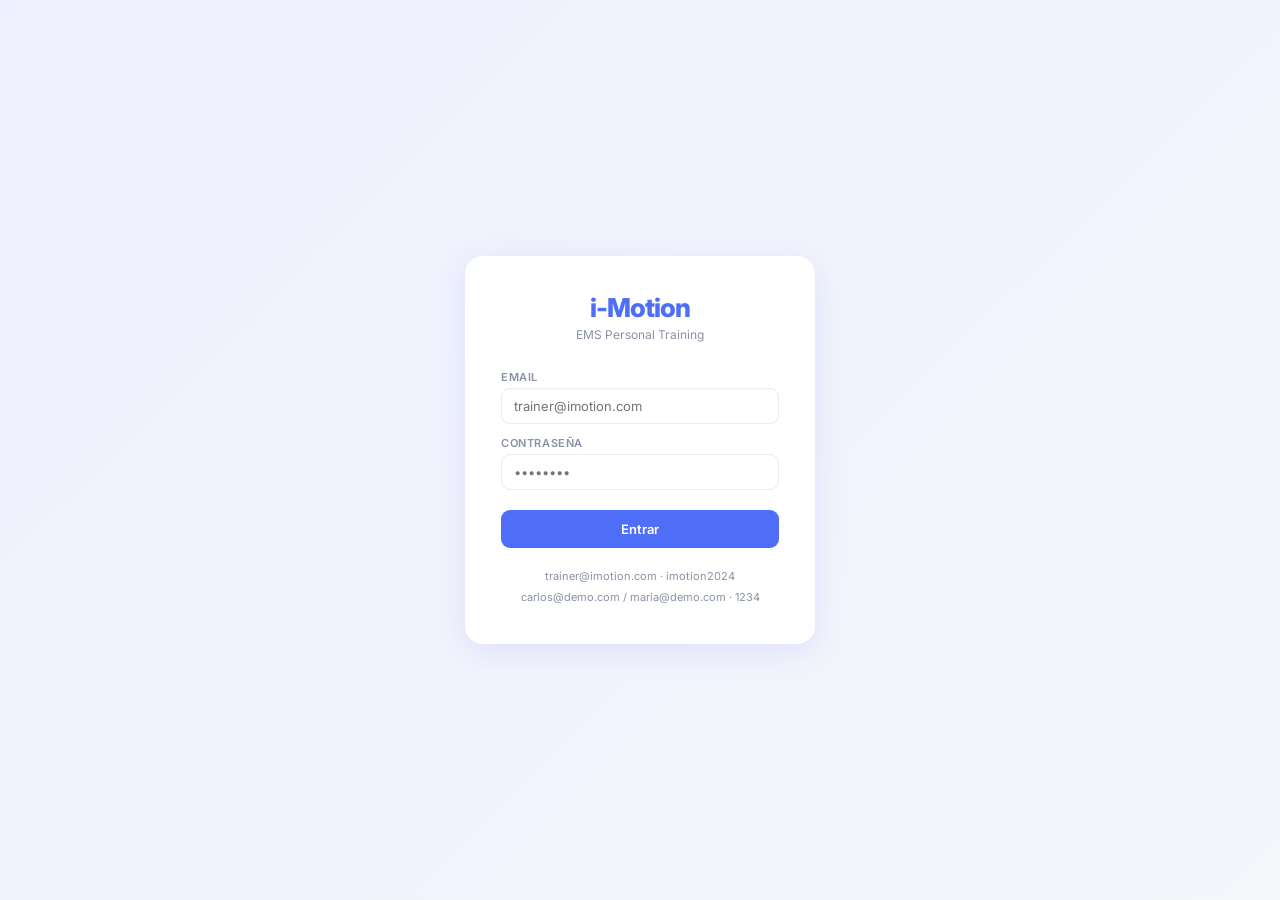
<file: trainer-app.html>
<!DOCTYPE html>
<html lang="es">
<head>
<meta charset="UTF-8"/>
<meta name="viewport" content="width=device-width,initial-scale=1.0"/>
<title>i-Motion</title>
<link href="https://fonts.googleapis.com/css2?family=Inter:wght@400;500;600;700;800&display=swap" rel="stylesheet"/>
<style>
*{box-sizing:border-box;margin:0;padding:0}
:root{
  --bg:#f5f6fa;--white:#fff;--border:#e8eaed;
  --text:#1a1a2e;--muted:#8892a4;
  --accent:#4f6ef7;--success:#00c48c;--warn:#ffb648;--danger:#ff5c5c;
}
body{background:var(--bg);color:var(--text);font-family:'Inter',sans-serif;font-size:14px;min-height:100vh}
button,input,select,textarea{font-family:'Inter',sans-serif}

/* ── TOPBAR ── */
.topbar{background:var(--white);border-bottom:1px solid var(--border);height:54px;display:flex;align-items:center;padding:0 20px;gap:12px;position:sticky;top:0;z-index:50;box-shadow:0 1px 3px rgba(0,0,0,.05)}
.logo{font-weight:800;font-size:17px;color:var(--accent);letter-spacing:-.5px}
.topbar-right{margin-left:auto;display:flex;align-items:center;gap:10px}
.avatar{width:32px;height:32px;border-radius:50%;background:var(--accent);color:#fff;display:flex;align-items:center;justify-content:center;font-weight:700;font-size:13px}

/* ── LAYOUT ── */
.layout{display:flex;min-height:calc(100vh - 54px)}
.sidebar{width:220px;background:var(--white);border-right:1px solid var(--border);padding:16px 10px;flex-shrink:0}
.sidebar-section{font-size:10px;font-weight:700;color:var(--muted);text-transform:uppercase;letter-spacing:.8px;padding:0 10px;margin:14px 0 6px}
.sidebar-item{display:flex;align-items:center;gap:10px;padding:9px 10px;border-radius:9px;cursor:pointer;color:var(--muted);font-size:13px;font-weight:500;transition:all .15s;border:none;background:none;width:100%;text-align:left}
.sidebar-item:hover{background:#f0f2ff;color:var(--text)}
.sidebar-item.active{background:#eef0ff;color:var(--accent);font-weight:600}
.sidebar-icon{font-size:16px;width:22px;text-align:center}
.main{flex:1;padding:24px;overflow-x:hidden}
#app{max-width:960px;margin:0 auto}

/* ── BUTTONS ── */
.btn{background:var(--accent);color:#fff;border:none;border-radius:9px;padding:9px 18px;font-weight:600;font-size:13px;cursor:pointer;display:inline-flex;align-items:center;gap:6px;transition:all .15s}
.btn:hover{background:#3d5ae0}
.btn:disabled{opacity:.5;cursor:not-allowed}
.btn-sm{background:var(--accent);color:#fff;border:none;border-radius:7px;padding:5px 12px;font-weight:600;font-size:12px;cursor:pointer}
.btn-outline{background:var(--white);color:var(--accent);border:1.5px solid var(--accent);border-radius:9px;padding:8px 16px;font-weight:600;font-size:13px;cursor:pointer}
.btn-ghost{background:none;color:var(--muted);border:1px solid var(--border);border-radius:8px;padding:6px 12px;font-size:12px;cursor:pointer}
.btn-ghost:hover{border-color:#aaa;color:var(--text)}
.btn-danger{background:#fff0f0;color:var(--danger);border:1px solid #ffdddd;border-radius:7px;padding:5px 10px;font-size:12px;cursor:pointer}

/* ── INPUTS ── */
input,select,textarea{background:var(--white);border:1.5px solid var(--border);border-radius:9px;padding:9px 12px;color:var(--text);font-size:13px;width:100%;outline:none;transition:border-color .15s}
input:focus,select:focus,textarea:focus{border-color:var(--accent);box-shadow:0 0 0 3px rgba(79,110,247,.1)}
label.lbl{font-size:11px;font-weight:600;color:var(--muted);display:block;margin-bottom:4px;text-transform:uppercase;letter-spacing:.6px}

/* ── CARDS ── */
.card{background:var(--white);border:1px solid var(--border);border-radius:13px;padding:18px}
.card-hover:hover{border-color:#c5cbf9;box-shadow:0 4px 16px rgba(79,110,247,.1);transform:translateY(-1px);cursor:pointer}
.card-hover{transition:all .15s}

/* ── TAGS ── */
.tag{display:inline-flex;align-items:center;border-radius:20px;padding:3px 9px;font-size:11px;font-weight:600}
.tag-blue{background:#eef0ff;color:#4f6ef7;border:1px solid #d5dbff}
.tag-green{background:#e6faf4;color:#00a87a;border:1px solid #b3edd8}
.tag-orange{background:#fff6e6;color:#e08a00;border:1px solid #ffd98a}
.tag-red{background:#fff0f0;color:#e53e3e;border:1px solid #ffcccc}

/* ── MODAL ── */
.modal-bg{position:fixed;inset:0;background:rgba(0,0,0,.4);display:flex;align-items:center;justify-content:center;z-index:200;padding:16px;backdrop-filter:blur(2px)}
.modal{background:var(--white);border-radius:16px;max-width:600px;width:100%;max-height:90vh;overflow-y:auto;box-shadow:0 20px 60px rgba(0,0,0,.2)}
.modal-sm{max-width:420px}
.modal-hd{padding:20px 22px;display:flex;justify-content:space-between;align-items:center;border-bottom:1px solid var(--border);position:sticky;top:0;background:var(--white);z-index:1;border-radius:16px 16px 0 0}
.modal-title{font-weight:800;font-size:18px}
.modal-close{background:#f5f6fa;border:none;border-radius:8px;width:30px;height:30px;cursor:pointer;font-size:15px;color:var(--muted);display:flex;align-items:center;justify-content:center}
.modal-close:hover{background:#fee;color:var(--danger)}
.modal-body{padding:20px 22px 24px}

/* ── VIDEO ── */
.video-thumb{position:relative;border-radius:10px;overflow:hidden;background:#000;cursor:pointer}
.video-thumb img{width:100%;display:block}
.video-play{position:absolute;inset:0;display:flex;align-items:center;justify-content:center;background:rgba(0,0,0,.3)}
.video-play-btn{width:50px;height:50px;background:rgba(79,110,247,.9);border-radius:50%;display:flex;align-items:center;justify-content:center;font-size:18px;color:#fff}
.video-iframe{position:relative;padding-bottom:56.25%;border-radius:10px;overflow:hidden;background:#000}
.video-iframe iframe{position:absolute;inset:0;width:100%;height:100%;border:none}

/* ── EX CARDS ── */
.ex-grid{display:grid;grid-template-columns:repeat(auto-fill,minmax(200px,1fr));gap:12px}
.ex-card{background:var(--white);border:1px solid var(--border);border-radius:12px;overflow:hidden;cursor:pointer;transition:all .15s}
.ex-card:hover{border-color:#c5cbf9;box-shadow:0 4px 16px rgba(79,110,247,.1);transform:translateY(-1px)}
.ex-thumb{position:relative;height:120px;background:#f0f2ff;overflow:hidden}
.ex-thumb img{width:100%;height:100%;object-fit:cover}
.ex-thumb-placeholder{width:100%;height:100%;display:flex;align-items:center;justify-content:center;font-size:32px}
.ex-play-icon{position:absolute;top:8px;right:8px;background:rgba(79,110,247,.9);color:#fff;border-radius:50%;width:26px;height:26px;display:flex;align-items:center;justify-content:center;font-size:10px}
.ex-tags{position:absolute;bottom:6px;left:6px;display:flex;gap:3px;flex-wrap:wrap}
.ex-body{padding:10px 12px}
.ex-name{font-weight:700;font-size:13px;margin-bottom:5px}

/* ── MISC ── */
.spinner{width:30px;height:30px;border:3px solid var(--border);border-top:3px solid var(--accent);border-radius:50%;animation:spin .8s linear infinite;margin:0 auto}
@keyframes spin{to{transform:rotate(360deg)}}
.section-title{font-weight:800;font-size:17px;margin-bottom:14px}
.flex{display:flex;align-items:center;gap:8px}
.flex-between{display:flex;align-items:center;justify-content:space-between}
.grid-2{display:grid;grid-template-columns:1fr 1fr;gap:12px}
.grid-3{display:grid;grid-template-columns:1fr 1fr 1fr;gap:10px}
.hidden{display:none!important}
.divider{border:none;border-top:1px solid var(--border);margin:14px 0}

/* ── MACRO CARDS ── */
.macro-row{display:grid;grid-template-columns:repeat(4,1fr);gap:8px;margin-bottom:14px}
.macro-card{background:#f9fafb;border:1px solid var(--border);border-radius:10px;padding:11px;text-align:center}
.macro-val{font-size:19px;font-weight:800}
.macro-lbl{font-size:9px;color:var(--muted);margin-top:2px;text-transform:uppercase;letter-spacing:.4px}

/* ── TRAINING ── */
.day-block{background:#f9fafb;border:1px solid var(--border);border-radius:11px;margin-bottom:12px;overflow:hidden}
.day-hd{background:var(--accent);color:#fff;padding:10px 14px;font-weight:700;font-size:13px;display:flex;align-items:center;justify-content:space-between}
.ex-row{display:flex;align-items:center;gap:10px;padding:10px 14px;border-bottom:1px solid var(--border)}
.ex-row:last-child{border-bottom:none}
.ex-row-info{flex:1}
.ex-row-name{font-weight:600;font-size:13px;margin-bottom:2px}
.ex-row-meta{font-size:11px;color:var(--muted)}

/* ── MESSAGES ── */
.msg-bubble{max-width:80%;padding:10px 14px;border-radius:14px;font-size:13px;line-height:1.5;margin-bottom:8px}
.msg-trainer{background:#eef0ff;color:var(--accent);border-radius:14px 14px 14px 4px;align-self:flex-start}
.msg-system{background:#f9fafb;color:var(--muted);border-radius:10px;font-size:12px;text-align:center;padding:6px 12px;margin:8px auto}

/* ── LOGIN ── */
.login-wrap{min-height:100vh;display:flex;align-items:center;justify-content:center;background:linear-gradient(135deg,#eef0ff,#f5f6fa)}
.login-card{background:var(--white);border-radius:18px;padding:36px;width:350px;box-shadow:0 8px 32px rgba(79,110,247,.12)}
</style>
</head>
<body>

<!-- TOPBAR -->
<div id="topbar" class="topbar hidden">
  <span class="logo">i-Motion</span>
  <div class="topbar-right" id="topbar-right"></div>
</div>

<!-- LAYOUT -->
<div id="layout" class="layout hidden">
  <aside class="sidebar" id="sidebar"></aside>
  <main class="main"><div id="app"></div></main>
</div>

<!-- LOGIN -->
<div id="login-page" class="login-wrap">
  <div class="login-card">
    <div style="text-align:center;margin-bottom:28px">
      <div style="font-size:26px;font-weight:800;color:var(--accent);letter-spacing:-1px">i-Motion</div>
      <div style="color:var(--muted);font-size:12px;margin-top:4px">EMS Personal Training</div>
    </div>
    <div style="margin-bottom:12px"><label class="lbl">Email</label><input id="l-email" type="email" placeholder="trainer@imotion.com"/></div>
    <div style="margin-bottom:20px"><label class="lbl">Contraseña</label><input id="l-pass" type="password" placeholder="••••••••" onkeydown="if(event.key==='Enter')doLogin()"/></div>
    <div id="l-err" style="color:var(--danger);font-size:12px;margin-bottom:10px;text-align:center"></div>
    <button class="btn" style="width:100%;justify-content:center;padding:11px" id="l-btn" onclick="doLogin()">Entrar</button>
    <div style="margin-top:18px;text-align:center;font-size:11px;color:var(--muted);line-height:1.9">
      trainer@imotion.com · imotion2024<br>carlos@demo.com / maria@demo.com · 1234
    </div>
  </div>
</div>

<script>
// ═══════════════ CONFIG ═══════════════
const API="https://script.google.com/macros/s/AKfycbw9zUMlHGIbwZclvRmVQU1mSWQib2c5W44cUR4RXvO-h2waJr1WLc1l61Iz123HgA8tGA/exec";

// ═══════════════ STATE ═══════════════
let USER=null,TAB=null;
let CLIENTS=[],ROUTINES=[],NUTRITION=[];

// ═══════════════ API ═══════════════
async function api(params){
  const r=await fetch(API+"?"+new URLSearchParams(params));
  const j=await r.json();
  if(!j.ok)throw new Error(j.error||"Error");
  return j.data;
}

// ═══════════════ UTILS ═══════════════
function render(h){document.getElementById("app").innerHTML=h;}
function spin(t="Cargando…"){return`<div style="text-align:center;padding:60px"><div class="spinner"></div><div style="color:var(--muted);margin-top:14px;font-size:13px">${t}</div></div>`;}
function closeModal(id){document.getElementById(id)?.remove();}
function ytId(url){return(url||"").match(/(?:embed\/|v=|youtu\.be\/)([^?&\s]+)/)?.[1]||"";}
function ytThumb(url){const id=ytId(url);return id?`https://img.youtube.com/vi/${id}/mqdefault.jpg`:"";}
function ytEmbed(url){const id=ytId(url);return id?`https://www.youtube.com/embed/${id}?rel=0&modestbranding=1`:"";}

// ═══════════════ LOGIN ═══════════════
async function doLogin(){
  const email=document.getElementById("l-email").value.trim();
  const pass=document.getElementById("l-pass").value;
  const btn=document.getElementById("l-btn");
  const err=document.getElementById("l-err");
  if(!email||!pass)return;
  btn.disabled=true;btn.textContent="Verificando…";err.textContent="";
  try{
    const u=await api({action:"login",email,password:pass});
    USER=u;
    TAB=u.rol==="trainer"?"clients":"training";
    document.getElementById("login-page").classList.add("hidden");
    document.getElementById("topbar").classList.remove("hidden");
    document.getElementById("layout").classList.remove("hidden");
    renderTopbar();renderSidebar();renderTab();
  }catch(e){err.textContent=e.message;btn.disabled=false;btn.textContent="Entrar";}
}

function logout(){
  USER=null;
  document.getElementById("login-page").classList.remove("hidden");
  document.getElementById("topbar").classList.add("hidden");
  document.getElementById("layout").classList.add("hidden");
}

// ═══════════════ TOPBAR ═══════════════
function renderTopbar(){
  document.getElementById("topbar-right").innerHTML=`
    <span style="font-size:12px;color:var(--muted)">${USER.nombre}</span>
    <div class="avatar">${USER.nombre[0]}</div>
    <button class="btn-ghost" onclick="logout()">Salir</button>`;
}

// ═══════════════ SIDEBAR ═══════════════
function renderSidebar(){
  const trainerItems=[
    {id:"clients",icon:"👥",label:"Clientes"},
    {id:"routines",icon:"⚡",label:"Rutinas"},
    {id:"nutrition",icon:"🥗",label:"Nutrición"},
    {id:"exercises",icon:"📚",label:"Ejercicios"},
  ];
  const clientItems=[
    {id:"training",icon:"💪",label:"Mi Entrenamiento"},
    {id:"mynutrition",icon:"🥗",label:"Mi Nutrición"},
    {id:"messages",icon:"💬",label:"Mensajes"},
  ];
  const items=USER.rol==="trainer"?trainerItems:clientItems;
  document.getElementById("sidebar").innerHTML=`
    <div class="sidebar-section">Menú</div>
    ${items.map(it=>`
      <button class="sidebar-item${TAB===it.id?" active":""}" onclick="setTab('${it.id}')">
        <span class="sidebar-icon">${it.icon}</span>${it.label}
      </button>`).join("")}`;
}

function setTab(t){TAB=t;renderSidebar();renderTab();}
function renderTab(){
  const map={
    clients:renderClients,routines:renderRoutines,
    nutrition:renderNutrition,exercises:renderExercises,
    training:renderTraining,mynutrition:renderMyNutrition,
    messages:renderMessages,
  };
  (map[TAB]||renderClients)();
}

// ═══════════════════════════════════════
// TRAINER — CLIENTES
// ═══════════════════════════════════════
async function renderClients(){
  render(spin("Cargando clientes…"));
  [CLIENTS,ROUTINES,NUTRITION]=await Promise.all([
    api({action:"clients"}),api({action:"routines"}),api({action:"nutrition"})
  ]);

  let clientSearch="";

  function clientsHtml(){
    const filtered=CLIENTS.filter(c=>
      c.nombre.toLowerCase().includes(clientSearch.toLowerCase())||
      c.email.toLowerCase().includes(clientSearch.toLowerCase())
    );
    return `
      <table style="width:100%;border-collapse:collapse">
        <thead>
          <tr style="border-bottom:2px solid var(--border)">
            <th style="text-align:left;padding:10px 14px;font-size:11px;font-weight:700;color:var(--muted);text-transform:uppercase;letter-spacing:.6px">Cliente</th>
            <th style="text-align:left;padding:10px 14px;font-size:11px;font-weight:700;color:var(--muted);text-transform:uppercase;letter-spacing:.6px">Rutina</th>
            <th style="text-align:left;padding:10px 14px;font-size:11px;font-weight:700;color:var(--muted);text-transform:uppercase;letter-spacing:.6px">Nutrición</th>
            <th style="text-align:left;padding:10px 14px;font-size:11px;font-weight:700;color:var(--muted);text-transform:uppercase;letter-spacing:.6px">Acciones</th>
          </tr>
        </thead>
        <tbody>
          ${filtered.map(c=>{
            const r=ROUTINES.find(r=>String(r.clienteId)===String(c.id));
            const n=NUTRITION.find(n=>String(n.clienteId)===String(c.id));
            const initials=c.nombre.split(" ").map(w=>w[0]).join("").slice(0,2).toUpperCase();
            const colors=["#4f6ef7","#00c48c","#ff5c5c","#ffb648","#6c63ff","#e08a00"];
            const color=colors[c.id%colors.length]||"#4f6ef7";
            return `<tr style="border-bottom:1px solid var(--border);transition:background .15s" onmouseenter="this.style.background='#f9fafb'" onmouseleave="this.style.background=''">
              <td style="padding:14px">
                <div class="flex" style="gap:10px">
                  <div style="width:38px;height:38px;border-radius:50%;background:${color};color:#fff;display:flex;align-items:center;justify-content:center;font-weight:700;font-size:13px;flex-shrink:0">${initials}</div>
                  <div>
                    <div style="font-weight:600;font-size:14px">${c.nombre}</div>
                    <div style="font-size:12px;color:var(--muted)">${c.email}</div>
                  </div>
                </div>
              </td>
              <td style="padding:14px">
                ${r?`<span class="tag tag-green">✓ ${r.nombre}</span>`:`<span class="tag tag-orange">Sin rutina</span>`}
              </td>
              <td style="padding:14px">
                ${n?`<span class="tag tag-green">✓ ${n.nombre}</span>`:`<span class="tag tag-orange">Sin plan</span>`}
              </td>
              <td style="padding:14px">
                <button class="btn-sm" onclick="openClient('${c.id}')">Ver perfil →</button>
              </td>
            </tr>`;
          }).join("")}
        </tbody>
      </table>
      ${filtered.length===0?`<div style="text-align:center;padding:40px;color:var(--muted);font-size:13px">No hay clientes que coincidan</div>`:""}`;
  }

  render(`
    <div class="flex-between" style="margin-bottom:20px">
      <div>
        <div class="section-title" style="margin-bottom:2px">Clientes</div>
        <div style="color:var(--muted);font-size:13px">${CLIENTS.length} clientes activos</div>
      </div>
      <button class="btn" onclick="addClientModal()">+ Añadir cliente</button>
    </div>

    <!-- BUSCADOR -->
    <div style="position:relative;max-width:380px;margin-bottom:16px">
      <span style="position:absolute;left:12px;top:50%;transform:translateY(-50%);color:var(--muted)">🔍</span>
      <input id="client-search" placeholder="Buscar cliente por nombre o email…" oninput="clientSearch=this.value;document.getElementById('client-table').innerHTML=clientsHtml()" style="padding-left:36px;background:#f5f6fa;border-color:transparent"/>
    </div>

    <!-- TABLA -->
    <div class="card" style="padding:0;overflow:hidden">
      <div id="client-table">${clientsHtml()}</div>
    </div>`);

  // Make clientsHtml available in scope
  window.clientsHtml=clientsHtml;
  window.clientSearch="";
}

async function openClient(clientId){
  const c=CLIENTS.find(c=>String(c.id)===String(clientId));
  const r=ROUTINES.find(r=>String(r.clienteId)===String(clientId));
  const n=NUTRITION.find(n=>String(n.clienteId)===String(clientId));

  document.body.insertAdjacentHTML("beforeend",`
    <div class="modal-bg" id="cm" onclick="if(event.target===this)closeModal('cm')">
      <div class="modal" style="max-width:640px">
        <div class="modal-hd">
          <div class="flex" style="gap:12px">
            <div style="width:42px;height:42px;border-radius:50%;background:linear-gradient(135deg,var(--accent),#6c63ff);color:#fff;display:flex;align-items:center;justify-content:center;font-weight:800;font-size:17px">${c.nombre[0]}</div>
            <div><div class="modal-title">${c.nombre}</div><div style="font-size:12px;color:var(--muted)">${c.email}</div></div>
          </div>
          <button class="modal-close" onclick="closeModal('cm')">✕</button>
        </div>

        <!-- TABS -->
        <div style="display:flex;border-bottom:1px solid var(--border);padding:0 22px">
          ${[["ct-train","💪 Entrenamiento"],["ct-nutri","🥗 Nutrición"],["ct-msg","💬 Mensaje"]].map(([id,lbl],i)=>`
            <button id="${id}" onclick="clientTab('${id}')" style="background:none;border:none;border-bottom:2px solid ${i===0?'var(--accent)':'transparent'};color:${i===0?'var(--accent)':'var(--muted)'};padding:10px 14px;font-size:13px;font-weight:${i===0?700:500};cursor:pointer;font-family:'Inter',sans-serif">${lbl}</button>`).join("")}
        </div>

        <div class="modal-body">

          <!-- ENTRENAMIENTO -->
          <div id="ct-train-c">
            <div style="font-size:12px;font-weight:700;color:var(--muted);text-transform:uppercase;letter-spacing:.6px;margin-bottom:8px">Rutina asignada</div>
            ${ROUTINES.map(rt=>`
              <div style="border:1.5px solid ${r?.id==rt.id?'var(--accent)':'var(--border)'};border-radius:10px;padding:10px 14px;margin-bottom:8px;background:${r?.id==rt.id?'#f5f7ff':'var(--white)'}">
                <div class="flex-between">
                  <div onclick="assignRoutine('${rt.id}','${clientId}')" style="cursor:pointer;flex:1">
                    <div style="font-weight:600;font-size:13px">${rt.nombre}</div>
                    <div style="font-size:11px;color:var(--muted)">${rt.days?.length||0} días · ${(rt.days||[]).reduce((a,d)=>a+(d.exercises?.length||0),0)} ejercicios</div>
                  </div>
                  <div class="flex" style="gap:6px">
                    ${r?.id==rt.id?'<span class="tag tag-blue">✓ Asignada</span>':'<button class="btn-ghost" onclick="assignRoutine(\''+rt.id+'\',\''+clientId+'\')">Asignar</button>'}
                    <button class="btn-sm" onclick="closeModal(\'cm\');openRoutine(\'${rt.id}\')">✏️ Editar</button>
                  </div>
                </div>
                ${r?.id==rt.id&&(rt.days||[]).length>0?`
                  <div style="margin-top:10px;padding-top:10px;border-top:1px solid var(--border)">
                    ${rt.days.map(d=>`
                      <div style="margin-bottom:6px">
                        <div style="font-size:11px;font-weight:700;color:var(--accent);margin-bottom:3px">📅 ${d.dia}</div>
                        ${(d.exercises||[]).map(ex=>`<div style="font-size:11px;color:#555;padding-left:10px">• ${ex.nombre||ex.exerciseId} — ${ex.series}×${ex.reps}</div>`).join("")}
                      </div>`).join("")}
                  </div>`:""}
              </div>`).join("")}
            ${ROUTINES.length===0?`<div style="color:var(--muted);font-size:13px;margin-bottom:12px">No hay rutinas. Créalas en la pestaña Rutinas.</div>`:""}
            <button class="btn-outline" onclick="closeModal('cm');setTab('routines')" style="width:100%;justify-content:center;font-size:12px;margin-top:4px">+ Crear nueva rutina</button>
          </div>

          <!-- NUTRICIÓN -->
          <div id="ct-nutri-c" class="hidden">
            <div style="font-size:12px;font-weight:700;color:var(--muted);text-transform:uppercase;letter-spacing:.6px;margin-bottom:8px">Plan nutricional</div>
            ${n?`<div class="card" style="margin-bottom:14px;background:#f9fafb">
              <div style="font-weight:700;margin-bottom:4px">${n.nombre}</div>
              <div style="font-size:12px;color:var(--muted)">${n.kcal} kcal · P:${n.proteina}g · C:${n.carbos}g · G:${n.grasas}g</div>
            </div>`:""}
            <button class="btn" onclick="closeModal('cm');setTab('nutrition')" style="width:100%;justify-content:center">
              ${n?"Cambiar plan nutricional":"+ Asignar plan nutricional"}
            </button>
          </div>

          <!-- MENSAJE -->
          <div id="ct-msg-c" class="hidden">
            <div style="font-size:12px;font-weight:700;color:var(--muted);text-transform:uppercase;letter-spacing:.6px;margin-bottom:8px">Enviar mensaje a ${c.nombre}</div>
            <textarea id="msg-text" placeholder="Escribe aquí tu mensaje, indicaciones o motivación…" style="min-height:120px;resize:vertical;margin-bottom:10px"></textarea>
            <button class="btn" style="width:100%;justify-content:center" onclick="sendMsg('${clientId}')">📤 Enviar mensaje</button>
            <div id="msg-status" style="margin-top:8px;font-size:12px;text-align:center"></div>
          </div>

        </div>
      </div>
    </div>`);
}

function clientTab(id){
  ["ct-train","ct-nutri","ct-msg"].forEach(t=>{
    const btn=document.getElementById(t);
    const con=document.getElementById(t+"-c");
    const active=t===id;
    if(btn){btn.style.borderBottomColor=active?"var(--accent)":"transparent";btn.style.color=active?"var(--accent)":"var(--muted)";btn.style.fontWeight=active?"700":"500";}
    if(con)con.classList.toggle("hidden",!active);
  });
}

async function assignRoutine(routineId,clientId){
  await api({action:"assignRoutine",routineId,clienteId:clientId});
  closeModal("cm");renderClients();
}

async function sendMsg(clientId){
  const text=document.getElementById("msg-text").value.trim();
  if(!text)return;
  const status=document.getElementById("msg-status");
  status.textContent="Enviando…";status.style.color="var(--muted)";
  try{
    await api({action:"saveComment",clienteId:clientId,comentario:text});
    status.textContent="✓ Mensaje enviado";status.style.color="var(--success)";
    document.getElementById("msg-text").value="";
  }catch(e){status.textContent="Error: "+e.message;status.style.color="var(--danger)";}
}

// ═══════════════════════════════════════
// TRAINER — RUTINAS
// ═══════════════════════════════════════
async function renderRoutines(){
  render(spin("Cargando rutinas…"));
  ROUTINES=await api({action:"routines"});
  render(`
    <div class="flex-between" style="margin-bottom:18px">
      <div class="section-title" style="margin-bottom:0">Rutinas (${ROUTINES.length})</div>
      <button class="btn" onclick="newRoutineModal()">+ Nueva rutina</button>
    </div>
    <div style="display:grid;grid-template-columns:repeat(auto-fill,minmax(250px,1fr));gap:14px">
      ${ROUTINES.map(r=>`
        <div class="card card-hover" onclick="openRoutine('${r.id}')">
          <div style="font-weight:700;font-size:15px;margin-bottom:6px">${r.nombre}</div>
          <div style="font-size:12px;color:var(--muted);margin-bottom:10px">${r.days?.length||0} días · ${(r.days||[]).reduce((a,d)=>a+(d.exercises?.length||0),0)} ejercicios</div>
          <div style="display:flex;flex-wrap:wrap;gap:4px">
            ${(r.days||[]).map(d=>`<span class="tag tag-blue">${d.dia}</span>`).join("")}
          </div>
        </div>`).join("")}
    </div>
    ${ROUTINES.length===0?`<div style="text-align:center;padding:60px;color:var(--muted)"><div style="font-size:40px;margin-bottom:12px">⚡</div><div style="font-weight:600">No hay rutinas</div><div style="font-size:13px;margin-top:6px">Crea tu primera rutina</div></div>`:""}
  `);
}

function addClientModal(){
  document.body.insertAdjacentHTML("beforeend",`
    <div class="modal-bg" id="acm" onclick="if(event.target===this)closeModal('acm')">
      <div class="modal modal-sm">
        <div class="modal-hd">
          <div class="modal-title">Añadir cliente</div>
          <button class="modal-close" onclick="closeModal('acm')">✕</button>
        </div>
        <div class="modal-body">
          <div style="margin-bottom:12px"><label class="lbl">Nombre completo</label><input id="ac-name" placeholder="Nombre Apellido"/></div>
          <div style="margin-bottom:12px"><label class="lbl">Email</label><input id="ac-email" type="email" placeholder="cliente@email.com"/></div>
          <div style="margin-bottom:20px"><label class="lbl">Contraseña inicial</label><input id="ac-pass" type="password" placeholder="Contraseña"/></div>
          <div style="background:#fff6e6;border:1px solid #ffd98a;border-radius:9px;padding:12px;font-size:12px;color:#a06000;margin-bottom:16px">
            ⚠️ El cliente podrá acceder con este email y contraseña desde la app.
          </div>
          <button class="btn" style="width:100%;justify-content:center" onclick="saveNewClient()">Crear cliente</button>
          <div id="ac-status" style="margin-top:8px;font-size:12px;text-align:center"></div>
        </div>
      </div>
    </div>`);
}

async function saveNewClient(){
  const nombre=document.getElementById("ac-name")?.value.trim();
  const email=document.getElementById("ac-email")?.value.trim();
  const pass=document.getElementById("ac-pass")?.value;
  const status=document.getElementById("ac-status");
  if(!nombre||!email||!pass){status.textContent="Rellena todos los campos";status.style.color="var(--danger)";return;}
  try{
    status.textContent="Creando cliente…";status.style.color="var(--muted)";
    await api({action:"addClient",nombre,email,password:pass,rol:"client"});
    closeModal("acm");renderClients();
  }catch(e){status.textContent="Error: "+e.message;status.style.color="var(--danger)";}
}

function newRoutineModal(){
  document.body.insertAdjacentHTML("beforeend",`
    <div class="modal-bg" id="nrm" onclick="if(event.target===this)closeModal('nrm')">
      <div class="modal modal-sm" style="padding:24px">
        <div class="modal-title" style="margin-bottom:16px">Nueva rutina</div>
        <label class="lbl">Nombre</label>
        <input id="nr-name" placeholder="Ej: Rutina Fuerza A" style="margin-bottom:16px" onkeydown="if(event.key==='Enter')createRoutine()"/>
        <button class="btn" style="width:100%;justify-content:center" onclick="createRoutine()">Crear rutina</button>
      </div>
    </div>`);
}

async function createRoutine(){
  const n=document.getElementById("nr-name")?.value.trim();
  if(!n)return;
  await api({action:"createRoutine",nombre:n,clienteId:""});
  closeModal("nrm");renderRoutines();
}

async function openRoutine(routineId){
  ROUTINES=await api({action:"routines"});
  const r=ROUTINES.find(r=>String(r.id)===String(routineId));
  const DAYS=["Lunes","Martes","Miércoles","Jueves","Viernes","Sábado","Domingo"];
  const avail=DAYS.filter(d=>!(r.days||[]).find(x=>x.dia===d));

  document.body.insertAdjacentHTML("beforeend",`
    <div class="modal-bg" id="rom" style="align-items:flex-start;overflow-y:auto;padding:20px" onclick="">
      <div class="modal" style="max-width:640px;width:100%;margin:0 auto">
        <div class="modal-hd">
          <div class="modal-title">${r.nombre}</div>
          <button class="modal-close" onclick="closeModal('rom');renderRoutines()">✕</button>
        </div>
        <div class="modal-body">
          <!-- AÑADIR DÍA -->
          <div class="flex" style="margin-bottom:18px;gap:8px">
            <select id="new-day" style="flex:1">
              <option value="">+ Añadir día…</option>
              ${avail.map(d=>`<option>${d}</option>`).join("")}
            </select>
            <button class="btn" onclick="addDay('${routineId}')">Añadir</button>
          </div>

          <!-- DÍAS -->
          ${(r.days||[]).map(d=>`
            <div class="day-block">
              <div class="day-hd">
                <span>📅 ${d.dia}</span>
                <button onclick="removeDay('${d.id}','${routineId}')" style="background:rgba(255,255,255,.2);border:none;color:#fff;border-radius:6px;padding:3px 8px;font-size:11px;cursor:pointer">✕ Eliminar</button>
              </div>
              <div id="exlist-${d.id}">
                ${(d.exercises||[]).map(ex=>`
                  <div class="ex-row" id="exrow-${ex.id}">
                    <div class="ex-row-info">
                      <div class="ex-row-name">${ex.nombre||"Ejercicio"}</div>
                      <div class="ex-row-meta">${ex.series} series · ${ex.reps} reps · ${ex.descanso} descanso</div>
                    </div>
                    <button class="btn-danger" onclick="removeEx('${ex.id}')">✕</button>
                  </div>`).join("")}
              </div>
              <div style="padding:10px 14px">
                <button class="btn-sm" onclick="addExModal('${d.id}','${routineId}')">+ Añadir ejercicio</button>
              </div>
            </div>`).join("")}

          ${(r.days||[]).length===0?`<div style="text-align:center;padding:30px;color:var(--muted);font-size:13px">Añade días para empezar</div>`:""}
        </div>
      </div>
    </div>`);
}

async function addDay(routineId){
  const dia=document.getElementById("new-day")?.value;
  if(!dia)return;
  await api({action:"addDay",routineId,dia});
  closeModal("rom");openRoutine(routineId);
}

async function removeDay(dayId,routineId){
  if(!confirm("¿Eliminar este día?"))return;
  await api({action:"removeDay",id:dayId});
  closeModal("rom");openRoutine(routineId);
}

async function removeEx(exId){
  await api({action:"removeExercise",id:exId});
  document.getElementById(`exrow-${exId}`)?.remove();
}

function addExModal(dayId,routineId){
  document.body.insertAdjacentHTML("beforeend",`
    <div class="modal-bg" id="aem" onclick="if(event.target===this)closeModal('aem')">
      <div class="modal modal-sm">
        <div class="modal-hd">
          <div class="modal-title">Añadir ejercicio</div>
          <button class="modal-close" onclick="closeModal('aem')">✕</button>
        </div>
        <div class="modal-body">
          <div style="margin-bottom:12px"><label class="lbl">Nombre del ejercicio</label><input id="ae-name" placeholder="Ej: Sentadilla con barra"/></div>
          <div class="grid-2" style="margin-bottom:12px">
            <div><label class="lbl">Series</label><input id="ae-series" type="number" value="3" min="1" max="20" style="width:100%"/></div>
            <div><label class="lbl">Reps</label><input id="ae-reps" value="10" style="width:100%"/></div>
          </div>
          <div style="margin-bottom:12px"><label class="lbl">Descanso</label>
            <select id="ae-rest">
              ${["30s","45s","60s","90s","120s","180s"].map(t=>`<option ${t==="60s"?"selected":""}>${t}</option>`).join("")}
            </select>
          </div>
          <div style="margin-bottom:16px"><label class="lbl">Vídeo (URL de YouTube o Google Drive)</label>
            <input id="ae-video" placeholder="https://youtu.be/... o https://drive.google.com/..."/>
            <div style="font-size:11px;color:var(--muted);margin-top:4px">Pega el enlace de tu propio vídeo o de YouTube</div>
          </div>
          <button class="btn" style="width:100%;justify-content:center" onclick="saveEx('${dayId}','${routineId}')">Añadir ejercicio</button>
        </div>
      </div>
    </div>`);
}

async function saveEx(dayId,routineId){
  const nombre=document.getElementById("ae-name")?.value.trim();
  const series=document.getElementById("ae-series")?.value||"3";
  const reps=document.getElementById("ae-reps")?.value||"10";
  const descanso=document.getElementById("ae-rest")?.value||"60s";
  const video=document.getElementById("ae-video")?.value.trim()||"";
  if(!nombre){alert("Escribe el nombre del ejercicio");return;}
  await api({action:"addExercise",dayId,exerciseId:nombre,series,reps,descanso,nombre,video});
  closeModal("aem");closeModal("rom");openRoutine(routineId);
}

// ═══════════════════════════════════════
// TRAINER — NUTRICIÓN
// ═══════════════════════════════════════
const NUTRI_TPLS=[
  {nombre:"Pérdida de Grasa",kcal:1800,proteina:160,carbos:150,grasas:55,comidas:"Desayuno: Avena 60g + proteína + fruta|Media mañana: Yogur griego + frutos secos|Comida: Pollo 200g + arroz 80g + verduras|Merienda: Yogur + fruta|Cena: Pescado 180g + verduras"},
  {nombre:"Volumen Muscular",kcal:3000,proteina:200,carbos:350,grasas:80,comidas:"Desayuno: Huevos 4 + avena 100g + plátano|Media mañana: Batido proteína + plátano|Comida: Ternera 250g + pasta 150g|Pre-entreno: Arroz 80g + atún|Cena: Salmón 200g + boniato"},
  {nombre:"Mantenimiento",kcal:2200,proteina:170,carbos:220,grasas:65,comidas:"Desayuno: Tortilla 3 huevos + tostada integral|Media mañana: Fruta + frutos secos|Comida: Pollo 180g + patata + ensalada|Merienda: Yogur griego|Cena: Pescado 180g + verduras"},
];

async function renderNutrition(){
  render(spin("Cargando…"));
  const [clients,nutrition]=await Promise.all([api({action:"clients"}),api({action:"nutrition"})]);
  render(`
    <div class="section-title">Planes Nutricionales</div>
    ${clients.map(c=>{
      const plan=nutrition.find(n=>String(n.clienteId)===String(c.id));
      return `<div class="card" style="margin-bottom:14px">
        <div class="flex-between" style="margin-bottom:${plan?'14px':'0'}">
          <div class="flex">
            <div style="width:36px;height:36px;border-radius:50%;background:linear-gradient(135deg,var(--accent),#6c63ff);color:#fff;display:flex;align-items:center;justify-content:center;font-weight:700">${c.nombre[0]}</div>
            <div style="font-weight:700">${c.nombre}</div>
          </div>
          <button class="btn-sm" onclick="assignNutriModal('${c.id}')">${plan?"Cambiar":"+ Asignar"}</button>
        </div>
        ${plan?`
          <div class="macro-row">
            ${[{l:"Kcal",v:plan.kcal,c:"#e08a00"},{l:"Prot",v:plan.proteina+"g",c:"#4f6ef7"},{l:"Carb",v:plan.carbos+"g",c:"#00a87a"},{l:"Gras",v:plan.grasas+"g",c:"#7c5cbf"}]
              .map(x=>`<div class="macro-card"><div class="macro-val" style="color:${x.c}">${x.v}</div><div class="macro-lbl">${x.l}</div></div>`).join("")}
          </div>
          ${(plan.comidas?String(plan.comidas).split("|"):[]).map((m,i)=>`<div style="display:flex;gap:8px;padding:7px 0;border-bottom:1px solid var(--border);font-size:13px"><span style="background:var(--accent);color:#fff;border-radius:50%;width:20px;height:20px;min-width:20px;display:flex;align-items:center;justify-content:center;font-size:10px;font-weight:700;margin-top:1px">${i+1}</span><span>${m}</span></div>`).join("")}
        `:`<div style="color:var(--muted);font-size:13px;margin-top:10px">Sin plan asignado.</div>`}
      </div>`;
    }).join("")}`);
}

function assignNutriModal(clientId){
  document.body.insertAdjacentHTML("beforeend",`
    <div class="modal-bg" id="anm" onclick="if(event.target===this)closeModal('anm')">
      <div class="modal modal-sm" style="padding:24px">
        <div class="modal-title" style="margin-bottom:16px">Seleccionar plan</div>
        ${NUTRI_TPLS.map((t,i)=>`
          <div onclick="assignNutri('${clientId}',${i})" class="card card-hover" style="margin-bottom:10px;padding:14px">
            <div style="font-weight:700;margin-bottom:8px">${t.nombre}</div>
            <div class="macro-row" style="margin-bottom:0">
              ${[{l:"Kcal",v:t.kcal,c:"#e08a00"},{l:"Prot",v:t.proteina+"g",c:"#4f6ef7"},{l:"Carb",v:t.carbos+"g",c:"#00a87a"},{l:"Gras",v:t.grasas+"g",c:"#7c5cbf"}]
                .map(x=>`<div class="macro-card" style="padding:8px"><div class="macro-val" style="color:${x.c};font-size:15px">${x.v}</div><div class="macro-lbl">${x.l}</div></div>`).join("")}
            </div>
          </div>`).join("")}
      </div>
    </div>`);
}

async function assignNutri(clientId,idx){
  const t=NUTRI_TPLS[idx];
  await api({action:"saveNutrition",clienteId:clientId,...t});
  closeModal("anm");renderNutrition();
}

// ═══════════════════════════════════════
// TRAINER — EJERCICIOS
// ═══════════════════════════════════════
async function renderExercises(){
  render(spin("Cargando ejercicios…"));
  // Load from sheet
  let exercises=[];
  try{exercises=await api({action:"exercises"});}catch(e){}

  render(`
    <div class="flex-between" style="margin-bottom:18px">
      <div><div class="section-title" style="margin-bottom:2px">Ejercicios</div>
      <div style="color:var(--muted);font-size:13px">${exercises.length} ejercicios en tu biblioteca</div></div>
      <button class="btn" onclick="addCustomExModal()">+ Añadir ejercicio</button>
    </div>
    <div style="position:relative;margin-bottom:16px">
      <span style="position:absolute;left:12px;top:50%;transform:translateY(-50%);color:var(--muted)">🔍</span>
      <input id="ex-search" placeholder="Buscar ejercicio…" oninput="filterExercises()" style="padding-left:36px;background:#f5f6fa;border-color:transparent"/>
    </div>
    <div class="ex-grid" id="ex-grid">
      ${exercises.map(e=>exCard(e)).join("")}
    </div>
    ${exercises.length===0?`<div style="text-align:center;padding:60px;color:var(--muted)"><div style="font-size:40px;margin-bottom:12px">📚</div><div style="font-weight:600">Sin ejercicios</div><div style="font-size:13px;margin-top:6px">Añade ejercicios con tus propios vídeos</div></div>`:""}
  `);

  // Store for filtering
  window._exercises=exercises;
}

function exCard(e){
  const thumb=e.video?ytThumb(e.video):"";
  return `<div class="ex-card" onclick="openExDetail('${e.id}')">
    <div class="ex-thumb">
      ${thumb?`<img src="${thumb}" alt="${e.nombre||e.nombre}" loading="lazy"/>`:`<div class="ex-thumb-placeholder">🏋️</div>`}
      <div class="ex-play-icon">▶</div>
      <div class="ex-tags">
        ${e.categoria?`<span style="background:rgba(0,0,0,.6);color:#fff;border-radius:20px;padding:2px 7px;font-size:9px;font-weight:600">${e.categoria}</span>`:""}
      </div>
    </div>
    <div class="ex-body">
      <div class="ex-name">${e.nombre||e.nombre}</div>
      <div style="font-size:11px;color:var(--muted)">${e.musculo||""}</div>
    </div>
  </div>`;
}

function filterExercises(){
  const q=document.getElementById("ex-search")?.value.toLowerCase()||"";
  const filtered=(window._exercises||[]).filter(e=>(e.nombre||"").toLowerCase().includes(q));
  const grid=document.getElementById("ex-grid");
  if(grid)grid.innerHTML=filtered.map(e=>exCard(e)).join("");
}

function openExDetail(id){
  const e=(window._exercises||[]).find(e=>String(e.id)===String(id));
  if(!e)return;
  const embedUrl=ytEmbed(e.video)||e.video;
  document.body.insertAdjacentHTML("beforeend",`
    <div class="modal-bg" id="edm" onclick="if(event.target===this)closeModal('edm')">
      <div class="modal">
        <div class="modal-hd">
          <div class="modal-title">${e.nombre}</div>
          <button class="modal-close" onclick="closeModal('edm')">✕</button>
        </div>
        <div class="modal-body">
          ${embedUrl?`<div class="video-iframe" style="margin-bottom:16px"><iframe src="${embedUrl}" allowfullscreen></iframe></div>`:""}
          <div style="display:flex;gap:6px;flex-wrap:wrap;margin-bottom:12px">
            ${e.categoria?`<span class="tag tag-blue">${e.categoria}</span>`:""}
            ${e.musculo?`<span class="tag tag-blue">${e.musculo}</span>`:""}
          </div>
          ${e.descripcion?`<div style="font-size:13px;color:#555;line-height:1.6">${e.descripcion}</div>`:""}
        </div>
      </div>
    </div>`);
}

function addCustomExModal(){
  document.body.insertAdjacentHTML("beforeend",`
    <div class="modal-bg" id="cem" onclick="if(event.target===this)closeModal('cem')">
      <div class="modal modal-sm">
        <div class="modal-hd">
          <div class="modal-title">Añadir ejercicio</div>
          <button class="modal-close" onclick="closeModal('cem')">✕</button>
        </div>
        <div class="modal-body">
          <div style="margin-bottom:12px"><label class="lbl">Nombre</label><input id="ce-name" placeholder="Nombre del ejercicio"/></div>
          <div class="grid-2" style="margin-bottom:12px">
            <div><label class="lbl">Músculo</label><input id="ce-muscle" placeholder="Pecho, Espalda…"/></div>
            <div><label class="lbl">Categoría</label>
              <select id="ce-cat">
                <option>Peso corporal</option><option>Barra</option><option>Mancuernas</option>
                <option>Máquina</option><option>Cable/Polea</option><option>Banda elástica</option>
                <option>TRX</option><option>Cardio</option><option>Movilidad</option>
              </select>
            </div>
          </div>
          <div style="margin-bottom:12px">
            <label class="lbl">URL del vídeo</label>
            <input id="ce-video" placeholder="https://youtu.be/... o https://drive.google.com/..."/>
            <div style="font-size:11px;color:var(--muted);margin-top:4px">YouTube, Google Drive o cualquier enlace de vídeo</div>
          </div>
          <div style="margin-bottom:16px"><label class="lbl">Descripción / instrucciones</label>
            <textarea id="ce-desc" placeholder="Cómo realizar el ejercicio correctamente…" style="min-height:80px;resize:vertical"></textarea>
          </div>
          <button class="btn" style="width:100%;justify-content:center" onclick="saveCustomEx()">Guardar ejercicio</button>
        </div>
      </div>
    </div>`);
}

async function saveCustomEx(){
  const nombre=document.getElementById("ce-name")?.value.trim();
  const musculo=document.getElementById("ce-muscle")?.value.trim();
  const categoria=document.getElementById("ce-cat")?.value;
  const video=document.getElementById("ce-video")?.value.trim();
  const descripcion=document.getElementById("ce-desc")?.value.trim();
  if(!nombre){alert("Escribe el nombre");return;}
  // Save to sheet EXERCISES
  await api({action:"addCustomExercise",nombre,musculo,categoria,video,descripcion});
  closeModal("cem");renderExercises();
}

// ═══════════════════════════════════════
// CLIENTE — ENTRENAMIENTO
// ═══════════════════════════════════════
async function renderTraining(){
  render(spin("Cargando entrenamiento…"));
  const routines=await api({action:"routines",clientId:USER.id});
  const r=routines[0];
  if(!r){
    render(`<div style="text-align:center;padding:60px;color:var(--muted)"><div style="font-size:48px;margin-bottom:16px">💪</div><div style="font-weight:700;font-size:16px">Sin rutina asignada</div><div style="font-size:13px;margin-top:6px">Tu entrenador te asignará una rutina pronto.</div></div>`);
    return;
  }
  render(`
    <div style="font-weight:800;font-size:20px;margin-bottom:4px">${r.nombre}</div>
    <div style="color:var(--muted);font-size:13px;margin-bottom:20px">${r.days?.length||0} días · Toca un ejercicio para ver el vídeo</div>
    ${(r.days||[]).map((d,di)=>`
      <div class="day-block" style="margin-bottom:16px">
        <div class="day-hd"><span>📅 ${d.dia}</span></div>
        ${(d.exercises||[]).map((ex,ei)=>{
          const k=`${di}-${ei}`;
          const videoUrl=ex.video||"";
          const thumb=ytThumb(videoUrl);
          return `<div class="ex-row" style="flex-direction:column;align-items:flex-start;gap:8px;padding:14px">
            <div class="flex-between" style="width:100%">
              <div>
                <div class="ex-row-name" id="exn-${k}">${ex.nombre||ex.exerciseId}</div>
                <div class="ex-row-meta">${ex.series} series · ${ex.reps} reps · ${ex.descanso} descanso</div>
              </div>
              <div class="flex" style="gap:8px">
                <input type="checkbox" style="width:18px;height:18px;accent-color:var(--accent);cursor:pointer" onchange="toggleDone('${k}',this.checked)"/>
                ${videoUrl?`<button class="btn-sm" onclick="playVideo('${k}','${encodeURIComponent(videoUrl)}')">▶ Ver</button>`:""}
              </div>
            </div>
            <!-- VIDEO PANEL -->
            <div id="vid-${k}" class="hidden" style="width:100%">
              <div class="video-iframe"><iframe id="iframe-${k}" src="" allowfullscreen></iframe></div>
            </div>
          </div>`;
        }).join("")}
      </div>`).join("")}`);
}

function toggleDone(k,checked){
  const el=document.getElementById(`exn-${k}`);
  if(el){el.style.textDecoration=checked?"line-through":"none";el.style.color=checked?"var(--muted)":"var(--text)";}
}

function playVideo(k,encodedUrl){
  const url=decodeURIComponent(encodedUrl);
  const panel=document.getElementById(`vid-${k}`);
  const iframe=document.getElementById(`iframe-${k}`);
  if(!panel||!iframe)return;
  if(!panel.classList.contains("hidden")){
    panel.classList.add("hidden");iframe.src="";return;
  }
  // Handle different video types
  let embedUrl="";
  if(url.includes("youtube")||url.includes("youtu.be")){
    embedUrl=ytEmbed(url);
  }else if(url.includes("drive.google.com")){
    // Google Drive: convert to embed
    const fileId=url.match(/\/d\/([^/]+)/)?.[1]||url.match(/id=([^&]+)/)?.[1];
    if(fileId)embedUrl=`https://drive.google.com/file/d/${fileId}/preview`;
  }else{
    embedUrl=url;
  }
  iframe.src=embedUrl;
  panel.classList.remove("hidden");
  panel.scrollIntoView({behavior:"smooth",block:"nearest"});
}

// ═══════════════════════════════════════
// CLIENTE — NUTRICIÓN
// ═══════════════════════════════════════
async function renderMyNutrition(){
  render(spin("Cargando…"));
  // Try full plan first
  let fullPlan=null;
  try{fullPlan=await api({action:"getNutritionFull",clienteId:USER.id});}catch(e){}

  if(fullPlan&&fullPlan.comidas&&fullPlan.comidas.length>0){
    render(`
      <div style="font-weight:800;font-size:20px;margin-bottom:4px">Mi Plan Nutricional</div>
      <div style="color:var(--muted);font-size:13px;margin-bottom:18px">${fullPlan.kcal} kcal/día</div>
      <div class="macro-row" style="margin-bottom:18px">
        ${[{l:"Calorías",v:fullPlan.kcal,c:"#e08a00"},{l:"Proteína",v:fullPlan.proteina_g+"g",c:"#4f6ef7"},{l:"Carbos",v:fullPlan.carbos_g+"g",c:"#00a87a"},{l:"Grasas",v:fullPlan.grasas_g+"g",c:"#7c5cbf"}]
          .map(x=>`<div class="macro-card"><div class="macro-val" style="color:${x.c}">${x.v}</div><div class="macro-lbl">${x.l}</div></div>`).join("")}
      </div>
      ${fullPlan.comidas.map((meal,mi)=>`
        <div class="card" style="margin-bottom:14px">
          <div style="display:flex;align-items:center;gap:10px;margin-bottom:12px">
            <span style="font-size:22px">${meal.icono||"🍽️"}</span>
            <div>
              <div style="font-weight:700;font-size:14px">${meal.nombre}</div>
              <div style="font-size:12px;color:var(--muted)">${meal.hora} · ~${meal.kcal} kcal</div>
            </div>
          </div>
          ${(meal.variantes||[]).length>0?`
            <div style="display:flex;gap:6px;margin-bottom:10px;flex-wrap:wrap">
              ${meal.variantes.map((v,vi)=>`<button id="mvt-${mi}-${vi}" onclick="selectMealVariant(${mi},${vi},${meal.variantes.length})" style="background:${vi===0?'var(--accent)':'#f0f2f5'};color:${vi===0?'#fff':'var(--muted)'};border:none;border-radius:7px;padding:5px 12px;font-size:12px;font-weight:600;cursor:pointer;font-family:'Inter',sans-serif">Opción ${v.letra}</button>`).join("")}
            </div>
            ${meal.variantes.map((v,vi)=>`
              <div id="mvp-${mi}-${vi}" style="display:${vi===0?'block':'none'}">
                <div style="font-weight:600;margin-bottom:6px;font-size:13px">${v.nombre}</div>
                <div style="display:flex;flex-wrap:wrap;gap:4px;margin-bottom:10px">
                  ${(v.ing||[]).map(i=>`<span class="tag tag-blue">${i}</span>`).join("")}
                </div>
                <div style="background:#f9fafb;border-radius:9px;padding:12px">
                  ${(v.pasos||[]).map((p,pi)=>`<div style="display:flex;gap:8px;margin-bottom:6px;font-size:12px;line-height:1.5"><span style="background:var(--accent);color:#fff;border-radius:50%;width:18px;height:18px;min-width:18px;display:flex;align-items:center;justify-content:center;font-size:9px;font-weight:700;margin-top:1px">${pi+1}</span><span>${p}</span></div>`).join("")}
                </div>
              </div>`).join("")}`:""}
        </div>`).join("")}`);
  }else{
    const plans=await api({action:"nutrition",clientId:USER.id}).catch(()=>[]);
    if(!plans||!plans[0]){
      render(`<div style="text-align:center;padding:60px;color:var(--muted)"><div style="font-size:48px;margin-bottom:16px">🥗</div><div style="font-weight:700;font-size:16px">Sin plan nutricional</div><div style="font-size:13px;margin-top:6px">Tu entrenador te asignará un plan pronto.</div></div>`);
      return;
    }
    const p=plans[0];
    const meals=(p.comidas?String(p.comidas).split("|"):[]);
    render(`
      <div style="font-weight:800;font-size:20px;margin-bottom:18px">Mi Plan Nutricional</div>
      <div class="macro-row">
        ${[{l:"Calorías",v:p.kcal,c:"#e08a00"},{l:"Proteína",v:p.proteina+"g",c:"#4f6ef7"},{l:"Carbos",v:p.carbos+"g",c:"#00a87a"},{l:"Grasas",v:p.grasas+"g",c:"#7c5cbf"}]
          .map(x=>`<div class="macro-card"><div class="macro-val" style="color:${x.c}">${x.v}</div><div class="macro-lbl">${x.l}</div></div>`).join("")}
      </div>
      ${meals.map((m,i)=>`<div style="display:flex;gap:8px;padding:9px 0;border-bottom:1px solid var(--border);font-size:13px"><span style="background:var(--accent);color:#fff;border-radius:50%;width:20px;height:20px;min-width:20px;display:flex;align-items:center;justify-content:center;font-size:10px;font-weight:700;margin-top:1px">${i+1}</span><span>${m}</span></div>`).join("")}`);
  }
}

function selectMealVariant(mi,vi,total){
  for(let i=0;i<total;i++){
    const btn=document.getElementById(`mvt-${mi}-${i}`);
    const panel=document.getElementById(`mvp-${mi}-${i}`);
    if(btn){btn.style.background=i===vi?"var(--accent)":"#f0f2f5";btn.style.color=i===vi?"#fff":"var(--muted)";}
    if(panel)panel.style.display=i===vi?"block":"none";
  }
}

// ═══════════════════════════════════════
// CLIENTE — MENSAJES
// ═══════════════════════════════════════
async function renderMessages(){
  render(spin("Cargando mensajes…"));
  let msg="";
  try{
    const users=await api({action:"clients"});
    // Get comment from user data - need a getComment endpoint
    msg=await api({action:"getComment",clienteId:USER.id}).catch(()=>"");
  }catch(e){}

  render(`
    <div style="font-weight:800;font-size:20px;margin-bottom:18px">💬 Mensajes</div>
    <div class="card">
      <div style="font-size:12px;font-weight:700;color:var(--muted);text-transform:uppercase;letter-spacing:.6px;margin-bottom:12px">Mensaje de tu entrenador</div>
      ${msg?`
        <div style="background:#eef0ff;border-radius:12px;padding:16px;font-size:14px;color:var(--text);line-height:1.6;border-left:3px solid var(--accent)">
          <div style="font-size:11px;color:var(--accent);font-weight:700;margin-bottom:6px">✉️ De: Ric — i-Motion EMS</div>
          ${msg}
        </div>`:`
        <div style="text-align:center;padding:30px;color:var(--muted)">
          <div style="font-size:32px;margin-bottom:10px">📭</div>
          <div style="font-size:13px">No tienes mensajes por ahora.</div>
        </div>`}
    </div>`);
}

// ═══════════════════════════════════════
// INIT
// ═══════════════════════════════════════
</script>
</body>
</html>
</file>
<file: css/style.css>
/* ============================================
   i-Motion Tenerife EMS — Hoja de estilos
   ============================================ */

:root {
  --accent: #4da6e0;
  --accent-dark: #2980b9;
  --dark: #0d0d0d;
  --dark-2: #141414;
  --dark-3: #1c1c1c;
  --light: #f5f5f5;
  --text: #e8e8e8;
  --text-muted: #888;
  --border: rgba(255,255,255,0.08);
  --font-display: 'Bebas Neue', sans-serif;
  --font-body: 'Outfit', sans-serif;
  --radius: 12px;
  --transition: 0.3s cubic-bezier(0.4, 0, 0.2, 1);
}

*, *::before, *::after { box-sizing: border-box; margin: 0; padding: 0; }

html { scroll-behavior: smooth; }

body {
  font-family: var(--font-body);
  background: var(--dark);
  color: var(--text);
  line-height: 1.7;
  overflow-x: hidden;
}

img { max-width: 100%; height: auto; display: block; }
a { text-decoration: none; color: inherit; }
ul { list-style: none; }

.container {
  max-width: 1160px;
  margin: 0 auto;
  padding: 0 24px;
}

.section { padding: 96px 0; }
.dark-section { background: var(--dark-2); }

.section-header { margin-bottom: 56px; }
.section-header.center { text-align: center; }
.section-header p {
  color: var(--text-muted);
  font-size: 1.05rem;
  max-width: 560px;
  margin: 0 auto;
}

.tag {
  display: inline-block;
  font-size: 0.72rem;
  font-weight: 600;
  letter-spacing: 2px;
  text-transform: uppercase;
  color: var(--accent);
  margin-bottom: 12px;
}

h2 {
  font-family: var(--font-display);
  font-size: clamp(2rem, 4vw, 3rem);
  letter-spacing: 1px;
  line-height: 1.1;
  color: #fff;
  margin-bottom: 20px;
}

h3 {
  font-family: var(--font-display);
  font-size: 1.8rem;
  letter-spacing: 1px;
  color: #fff;
  margin-bottom: 12px;
}

h4 {
  font-weight: 600;
  font-size: 0.9rem;
  letter-spacing: 1px;
  text-transform: uppercase;
  color: #fff;
  margin-bottom: 16px;
}

.accent { color: var(--accent); }

/* ---- BUTTONS ---- */
.btn {
  display: inline-flex;
  align-items: center;
  gap: 8px;
  padding: 14px 28px;
  border-radius: 6px;
  font-family: var(--font-body);
  font-size: 0.9rem;
  font-weight: 600;
  letter-spacing: 0.5px;
  cursor: pointer;
  border: none;
  transition: var(--transition);
}
.btn-primary {
  background: var(--accent);
  color: #fff;
}
.btn-primary:hover {
  background: var(--accent-dark);
  transform: translateY(-2px);
}
.btn-outline {
  background: transparent;
  color: #fff;
  border: 1.5px solid rgba(255,255,255,0.3);
}
.btn-outline:hover {
  border-color: var(--accent);
  color: var(--accent);
}
.btn-large { padding: 18px 40px; font-size: 1rem; }

/* ---- NAVBAR ---- */
.navbar {
  position: fixed;
  top: 0; left: 0; right: 0;
  z-index: 1000;
  padding: 0;
  transition: var(--transition);
}
.navbar.scrolled {
  background: rgba(13,13,13,0.97);
  backdrop-filter: blur(12px);
  border-bottom: 1px solid var(--border);
}
.nav-container {
  max-width: 1160px;
  margin: 0 auto;
  padding: 0 24px;
  display: flex;
  align-items: center;
  justify-content: space-between;
  height: 72px;
}
.nav-logo img { height: 46px; width: auto; }
.nav-links {
  display: flex;
  align-items: center;
  gap: 8px;
}
.nav-links a {
  padding: 8px 14px;
  font-size: 0.88rem;
  font-weight: 500;
  color: rgba(255,255,255,0.75);
  border-radius: 6px;
  transition: var(--transition);
}
.nav-links a:hover, .nav-links a.active {
  color: #fff;
}
.nav-links .nav-cta {
  background: var(--accent);
  color: #fff;
  padding: 9px 20px;
  margin-left: 8px;
}
.nav-links .nav-cta:hover { background: var(--accent-dark); }

.nav-toggle {
  display: none;
  flex-direction: column;
  gap: 5px;
  background: none;
  border: none;
  cursor: pointer;
  padding: 4px;
}
.nav-toggle span {
  display: block;
  width: 24px;
  height: 2px;
  background: #fff;
  transition: var(--transition);
}

/* ---- HERO ---- */
.hero {
  position: relative;
  min-height: 100vh;
  display: flex;
  flex-direction: column;
  justify-content: center;
  overflow: hidden;
}
.hero-bg {
  position: absolute;
  inset: 0;
}
.hero-img {
  width: 100%;
  height: 100%;
  object-fit: cover;
  object-position: center top;
  opacity: 0.45;
}
.hero-overlay {
  position: absolute;
  inset: 0;
  background: linear-gradient(
    135deg,
    rgba(13,13,13,0.92) 0%,
    rgba(13,13,13,0.65) 50%,
    rgba(13,13,13,0.75) 100%
  );
}
.hero-content {
  position: relative;
  z-index: 2;
  max-width: 1160px;
  margin: 0 auto;
  padding: 0 24px;
  padding-top: 120px;
}
.hero-badge {
  display: inline-block;
  background: rgba(77,166,224,0.15);
  border: 1px solid rgba(77,166,224,0.4);
  color: var(--accent);
  font-size: 0.75rem;
  font-weight: 600;
  letter-spacing: 2px;
  text-transform: uppercase;
  padding: 6px 16px;
  border-radius: 30px;
  margin-bottom: 24px;
  animation: fadeUp 0.8s ease both;
}
.hero-title {
  font-family: var(--font-display);
  font-size: clamp(3.5rem, 9vw, 7rem);
  letter-spacing: 3px;
  line-height: 0.95;
  color: #fff;
  margin-bottom: 24px;
  animation: fadeUp 0.8s 0.1s ease both;
}
.hero-sub {
  font-size: clamp(1rem, 1.5vw, 1.2rem);
  color: rgba(255,255,255,0.65);
  max-width: 520px;
  margin-bottom: 36px;
  line-height: 1.7;
  animation: fadeUp 0.8s 0.2s ease both;
}
.hero-actions {
  display: flex;
  gap: 14px;
  flex-wrap: wrap;
  animation: fadeUp 0.8s 0.3s ease both;
}
.hero-stats {
  position: relative;
  z-index: 2;
  display: flex;
  align-items: center;
  gap: 0;
  background: rgba(77,166,224,0.12);
  border-top: 1px solid rgba(77,166,224,0.25);
  backdrop-filter: blur(8px);
  margin-top: auto;
}
.stat-item {
  flex: 1;
  display: flex;
  flex-direction: column;
  align-items: center;
  padding: 20px 16px;
}
.stat-num {
  font-family: var(--font-display);
  font-size: 2.2rem;
  letter-spacing: 2px;
  color: var(--accent);
  line-height: 1;
}
.stat-label {
  font-size: 0.75rem;
  color: rgba(255,255,255,0.55);
  text-transform: uppercase;
  letter-spacing: 1px;
  margin-top: 4px;
}
.stat-divider {
  width: 1px;
  height: 40px;
  background: rgba(255,255,255,0.1);
}

/* ---- INTRO ---- */
.intro-grid {
  display: grid;
  grid-template-columns: 1fr 1fr;
  gap: 80px;
  align-items: center;
}
.intro-text p {
  color: rgba(255,255,255,0.65);
  margin-bottom: 16px;
  font-size: 1rem;
}
.intro-text .btn { margin-top: 12px; }
.intro-visual { position: relative; }
.intro-img-wrap {
  border-radius: var(--radius);
  overflow: hidden;
  background: var(--dark-3);
}
.intro-img {
  width: 100%;
  transition: transform 0.6s ease;
}
.intro-img-wrap:hover .intro-img { transform: scale(1.03); }
.intro-tag-card {
  position: absolute;
  bottom: -20px;
  left: -24px;
  background: var(--dark-2);
  border: 1px solid var(--border);
  border-radius: var(--radius);
  padding: 12px 16px;
  display: flex;
  align-items: center;
  gap: 12px;
  box-shadow: 0 20px 40px rgba(0,0,0,0.5);
}
.tag-card-img { width: 56px; height: auto; border-radius: 8px; }
.intro-tag-card p { font-size: 0.8rem; color: rgba(255,255,255,0.7); margin: 0; }

/* ---- SERVICES ---- */
.services-grid {
  display: grid;
  grid-template-columns: 1fr 1fr;
  gap: 24px;
}
.service-card {
  background: var(--dark-3);
  border-radius: var(--radius);
  overflow: hidden;
  border: 1px solid var(--border);
  transition: var(--transition);
}
.service-card:hover {
  border-color: rgba(77,166,224,0.3);
  transform: translateY(-4px);
}
.service-card.featured { border-color: rgba(77,166,224,0.4); }
.service-img-wrap {
  height: 260px;
  overflow: hidden;
  background: #0a0a0a;
}
.service-img {
  width: 100%;
  height: 100%;
  object-fit: cover;
  object-position: center top;
  transition: transform 0.6s ease;
}
.service-card:hover .service-img { transform: scale(1.05); }
.service-body { padding: 28px; }
.service-tag {
  display: inline-block;
  font-size: 0.72rem;
  font-weight: 600;
  letter-spacing: 1.5px;
  text-transform: uppercase;
  padding: 4px 12px;
  border-radius: 20px;
  margin-bottom: 12px;
}
.service-tag.sport { background: rgba(77,166,224,0.15); color: var(--accent); }
.service-tag.esthetic { background: rgba(180,100,220,0.15); color: #c47fe8; }
.service-body p { color: rgba(255,255,255,0.6); font-size: 0.93rem; margin-bottom: 16px; }
.service-list { margin-bottom: 24px; }
.service-list li {
  font-size: 0.87rem;
  color: rgba(255,255,255,0.55);
  padding: 6px 0;
  border-bottom: 1px solid var(--border);
  padding-left: 18px;
  position: relative;
}
.service-list li::before {
  content: '→';
  position: absolute;
  left: 0;
  color: var(--accent);
  font-size: 0.8rem;
}

/* ---- BENEFITS ---- */
.benefits-grid {
  display: grid;
  grid-template-columns: 1fr 1fr;
  gap: 80px;
  align-items: center;
}
.benefits-img {
  width: 100%;
  border-radius: var(--radius);
}
.benefits-content p { color: rgba(255,255,255,0.65); margin-bottom: 28px; }
.benefits-list { display: flex; flex-direction: column; gap: 20px; }
.benefit-item {
  display: flex;
  gap: 16px;
  align-items: flex-start;
}
.benefit-icon {
  font-size: 1.3rem;
  flex-shrink: 0;
  width: 42px;
  height: 42px;
  background: rgba(77,166,224,0.1);
  border-radius: 10px;
  display: flex;
  align-items: center;
  justify-content: center;
}
.benefit-item strong {
  display: block;
  font-weight: 600;
  font-size: 0.93rem;
  color: #fff;
  margin-bottom: 3px;
}
.benefit-item p {
  margin: 0;
  font-size: 0.85rem;
  color: var(--text-muted);
}

/* ---- TECH ---- */
.tech-grid {
  display: grid;
  grid-template-columns: repeat(3, 1fr);
  gap: 20px;
}
.tech-card {
  background: var(--dark-3);
  border-radius: var(--radius);
  overflow: hidden;
  border: 1px solid var(--border);
  text-align: center;
  transition: var(--transition);
}
.tech-card:hover { border-color: rgba(77,166,224,0.4); transform: translateY(-4px); }
.tech-img {
  width: 100%;
  height: 200px;
  object-fit: cover;
  background: #0a0a0a;
}
.tech-card h4 {
  font-size: 1rem;
  margin: 20px 20px 6px;
  text-transform: none;
  letter-spacing: 0;
  color: #fff;
}
.tech-card p { font-size: 0.85rem; color: var(--text-muted); padding: 0 20px 20px; }

/* ---- TESTIMONIALS ---- */
.testi-grid {
  display: grid;
  grid-template-columns: repeat(3, 1fr);
  gap: 20px;
}
.testi-card {
  background: var(--dark-2);
  border-radius: var(--radius);
  padding: 28px;
  border: 1px solid var(--border);
  transition: var(--transition);
}
.testi-card:hover { border-color: rgba(77,166,224,0.3); }
.stars { color: var(--accent); font-size: 1rem; margin-bottom: 14px; letter-spacing: 2px; }
.testi-card p { font-size: 0.92rem; color: rgba(255,255,255,0.65); margin-bottom: 20px; font-style: italic; line-height: 1.7; }
.testi-author { display: flex; align-items: center; gap: 12px; }
.testi-avatar {
  width: 40px; height: 40px;
  border-radius: 50%;
  background: rgba(77,166,224,0.2);
  border: 1px solid rgba(77,166,224,0.4);
  display: flex; align-items: center; justify-content: center;
  font-weight: 700;
  color: var(--accent);
  font-size: 0.9rem;
  flex-shrink: 0;
}
.testi-author strong { display: block; font-size: 0.88rem; color: #fff; }
.testi-author span { font-size: 0.78rem; color: var(--text-muted); }

/* ---- CTA SECTION ---- */
.cta-section {
  position: relative;
  padding: 120px 0;
  overflow: hidden;
}
.cta-bg { position: absolute; inset: 0; }
.cta-bg-img { width: 100%; height: 100%; object-fit: cover; opacity: 0.2; }
.cta-overlay {
  position: absolute; inset: 0;
  background: linear-gradient(135deg, rgba(13,13,13,0.9), rgba(13,13,13,0.7));
}
.cta-content {
  position: relative;
  z-index: 2;
  text-align: center;
}
.cta-content h2 { font-size: clamp(2rem, 4vw, 3.2rem); margin-bottom: 16px; }
.cta-content p { color: rgba(255,255,255,0.65); margin-bottom: 36px; font-size: 1.1rem; }

/* ---- FOOTER ---- */
.footer {
  background: #080808;
  padding: 72px 0 0;
  border-top: 1px solid var(--border);
}
.footer-grid {
  display: grid;
  grid-template-columns: 2fr 1fr 1fr;
  gap: 48px;
  padding-bottom: 48px;
}
.footer-brand img { margin-bottom: 16px; }
.footer-brand p { font-size: 0.88rem; color: var(--text-muted); line-height: 1.7; margin-bottom: 20px; }
.social-links { display: flex; gap: 10px; }
.social-links a {
  width: 36px; height: 36px;
  background: var(--dark-3);
  border: 1px solid var(--border);
  border-radius: 8px;
  display: flex; align-items: center; justify-content: center;
  color: var(--text-muted);
  transition: var(--transition);
}
.social-links a:hover { background: var(--accent); color: #fff; border-color: var(--accent); }
.footer-col ul { display: flex; flex-direction: column; gap: 10px; }
.footer-col ul li a {
  font-size: 0.88rem;
  color: var(--text-muted);
  transition: var(--transition);
}
.footer-col ul li a:hover { color: var(--accent); }
.contact-list { gap: 12px !important; }
.contact-list li {
  display: flex;
  align-items: flex-start;
  gap: 10px;
  font-size: 0.88rem;
  color: var(--text-muted);
}
.contact-list li svg { flex-shrink: 0; margin-top: 3px; color: var(--accent); }
.contact-list li a { color: var(--text-muted); }
.contact-list li a:hover { color: var(--accent); }
.footer-bottom {
  border-top: 1px solid var(--border);
  padding: 20px 0;
  display: flex;
  align-items: center;
  justify-content: space-between;
  flex-wrap: wrap;
  gap: 12px;
}
.footer-bottom p { font-size: 0.82rem; color: rgba(255,255,255,0.3); }
.footer-legal { display: flex; gap: 20px; }
.footer-legal a { font-size: 0.82rem; color: rgba(255,255,255,0.3); transition: var(--transition); }
.footer-legal a:hover { color: var(--accent); }

/* ---- PAGE HERO (subpages) ---- */
.page-hero {
  padding: 160px 0 80px;
  background: var(--dark-2);
  border-bottom: 1px solid var(--border);
  text-align: center;
}
.page-hero h1 { font-size: clamp(2.5rem, 5vw, 4rem); }

/* ---- CONTACT PAGE ---- */
.contact-grid {
  display: grid;
  grid-template-columns: 1fr 1fr;
  gap: 64px;
  align-items: flex-start;
}
.contact-form { display: flex; flex-direction: column; gap: 16px; }
.form-group { display: flex; flex-direction: column; gap: 6px; }
.form-group label { font-size: 0.82rem; font-weight: 600; letter-spacing: 0.5px; color: rgba(255,255,255,0.65); }
.form-group input,
.form-group select,
.form-group textarea {
  background: var(--dark-3);
  border: 1px solid var(--border);
  border-radius: 8px;
  padding: 12px 16px;
  color: #fff;
  font-family: var(--font-body);
  font-size: 0.93rem;
  transition: var(--transition);
  outline: none;
}
.form-group input:focus,
.form-group select:focus,
.form-group textarea:focus {
  border-color: var(--accent);
}
.form-group textarea { resize: vertical; min-height: 120px; }
.form-group select option { background: var(--dark-2); }
.form-row { display: grid; grid-template-columns: 1fr 1fr; gap: 16px; }
.contact-info-block { display: flex; flex-direction: column; gap: 24px; }
.info-card {
  background: var(--dark-2);
  border: 1px solid var(--border);
  border-radius: var(--radius);
  padding: 24px;
  display: flex;
  gap: 16px;
  align-items: flex-start;
}
.info-icon {
  width: 44px; height: 44px;
  background: rgba(77,166,224,0.1);
  border-radius: 10px;
  display: flex; align-items: center; justify-content: center;
  color: var(--accent);
  flex-shrink: 0;
}
.info-card h4 { font-size: 0.82rem; color: rgba(255,255,255,0.5); margin-bottom: 4px; letter-spacing: 0; text-transform: none; }
.info-card p { font-size: 0.95rem; color: #fff; margin: 0; }
.info-card a { color: #fff; }

/* ---- ANIMATIONS ---- */
@keyframes fadeUp {
  from { opacity: 0; transform: translateY(24px); }
  to { opacity: 1; transform: translateY(0); }
}
.reveal {
  opacity: 0;
  transform: translateY(30px);
  transition: opacity 0.7s ease, transform 0.7s ease;
}
.reveal.visible {
  opacity: 1;
  transform: translateY(0);
}

/* ---- RESPONSIVE ---- */
@media (max-width: 900px) {
  .intro-grid,
  .benefits-grid,
  .services-grid,
  .tech-grid,
  .testi-grid,
  .footer-grid,
  .contact-grid { grid-template-columns: 1fr; gap: 40px; }

  .intro-tag-card { left: 0; bottom: -16px; }
  .hero-stats { flex-wrap: wrap; }
  .stat-divider { display: none; }
  .stat-item { flex: 0 0 48%; border-bottom: 1px solid var(--border); }
  .nav-links { display: none; flex-direction: column; position: fixed; top: 72px; left: 0; right: 0; background: rgba(13,13,13,0.98); padding: 20px 24px; gap: 4px; border-bottom: 1px solid var(--border); }
  .nav-links.open { display: flex; }
  .nav-links a { padding: 12px 16px; width: 100%; }
  .nav-toggle { display: flex; }
  .form-row { grid-template-columns: 1fr; }
}

@media (max-width: 480px) {
  .section { padding: 64px 0; }
  .hero-title { font-size: 3.5rem; }
  .hero-actions { flex-direction: column; }
  .hero-actions .btn { width: 100%; justify-content: center; }
  .services-grid { gap: 16px; }
}

/* ---- WHATSAPP BUTTON ---- */
.whatsapp-btn {
  position: fixed;
  bottom: 28px;
  right: 28px;
  z-index: 9999;
  width: 60px;
  height: 60px;
  background: #25D366;
  border-radius: 50%;
  display: flex;
  align-items: center;
  justify-content: center;
  box-shadow: 0 4px 20px rgba(37,211,102,0.4);
  transition: transform 0.3s ease, box-shadow 0.3s ease;
  text-decoration: none;
}
.whatsapp-btn:hover {
  transform: scale(1.1);
  box-shadow: 0 6px 28px rgba(37,211,102,0.6);
}
.whatsapp-btn svg {
  width: 32px;
  height: 32px;
  fill: #fff;
}
.whatsapp-pulse {
  position: absolute;
  width: 60px;
  height: 60px;
  border-radius: 50%;
  background: rgba(37,211,102,0.4);
  animation: whatsapp-pulse 2s infinite;
}
@keyframes whatsapp-pulse {
  0% { transform: scale(1); opacity: 0.7; }
  100% { transform: scale(1.6); opacity: 0; }
}
</file>
